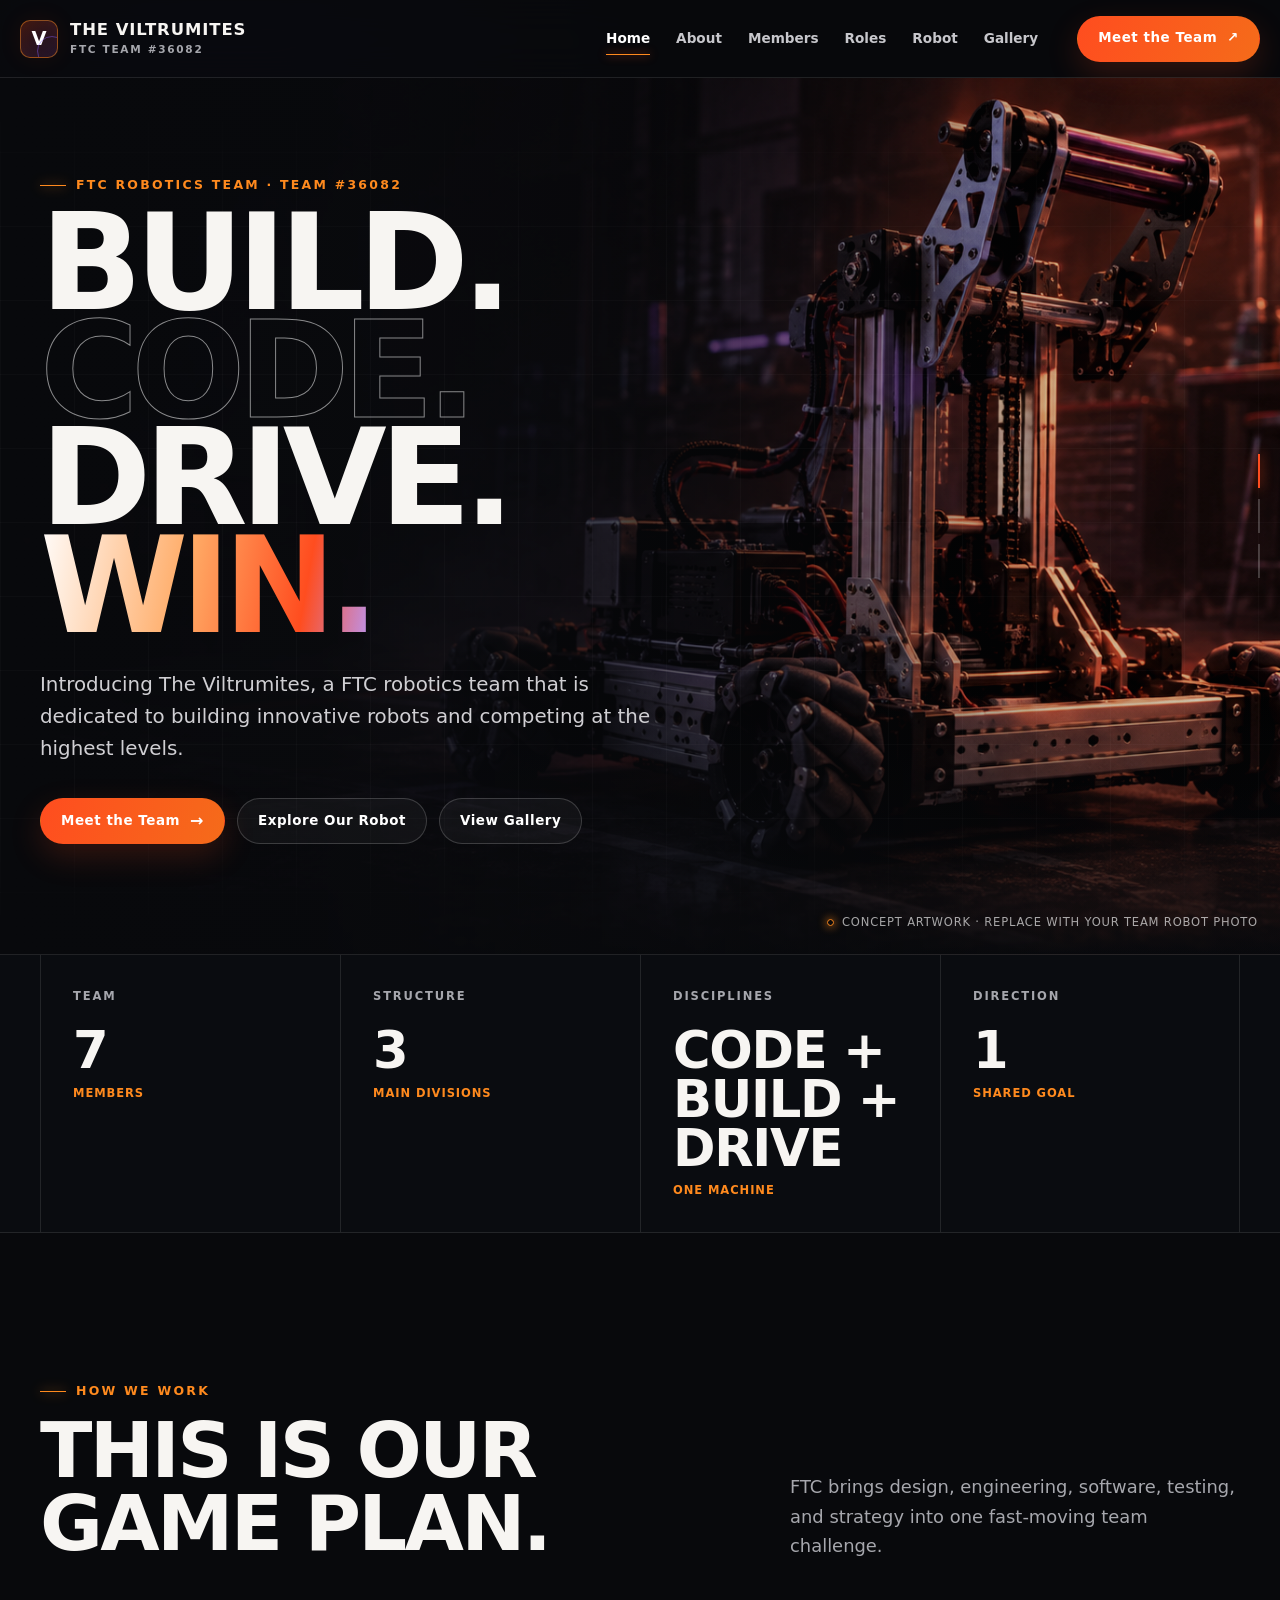
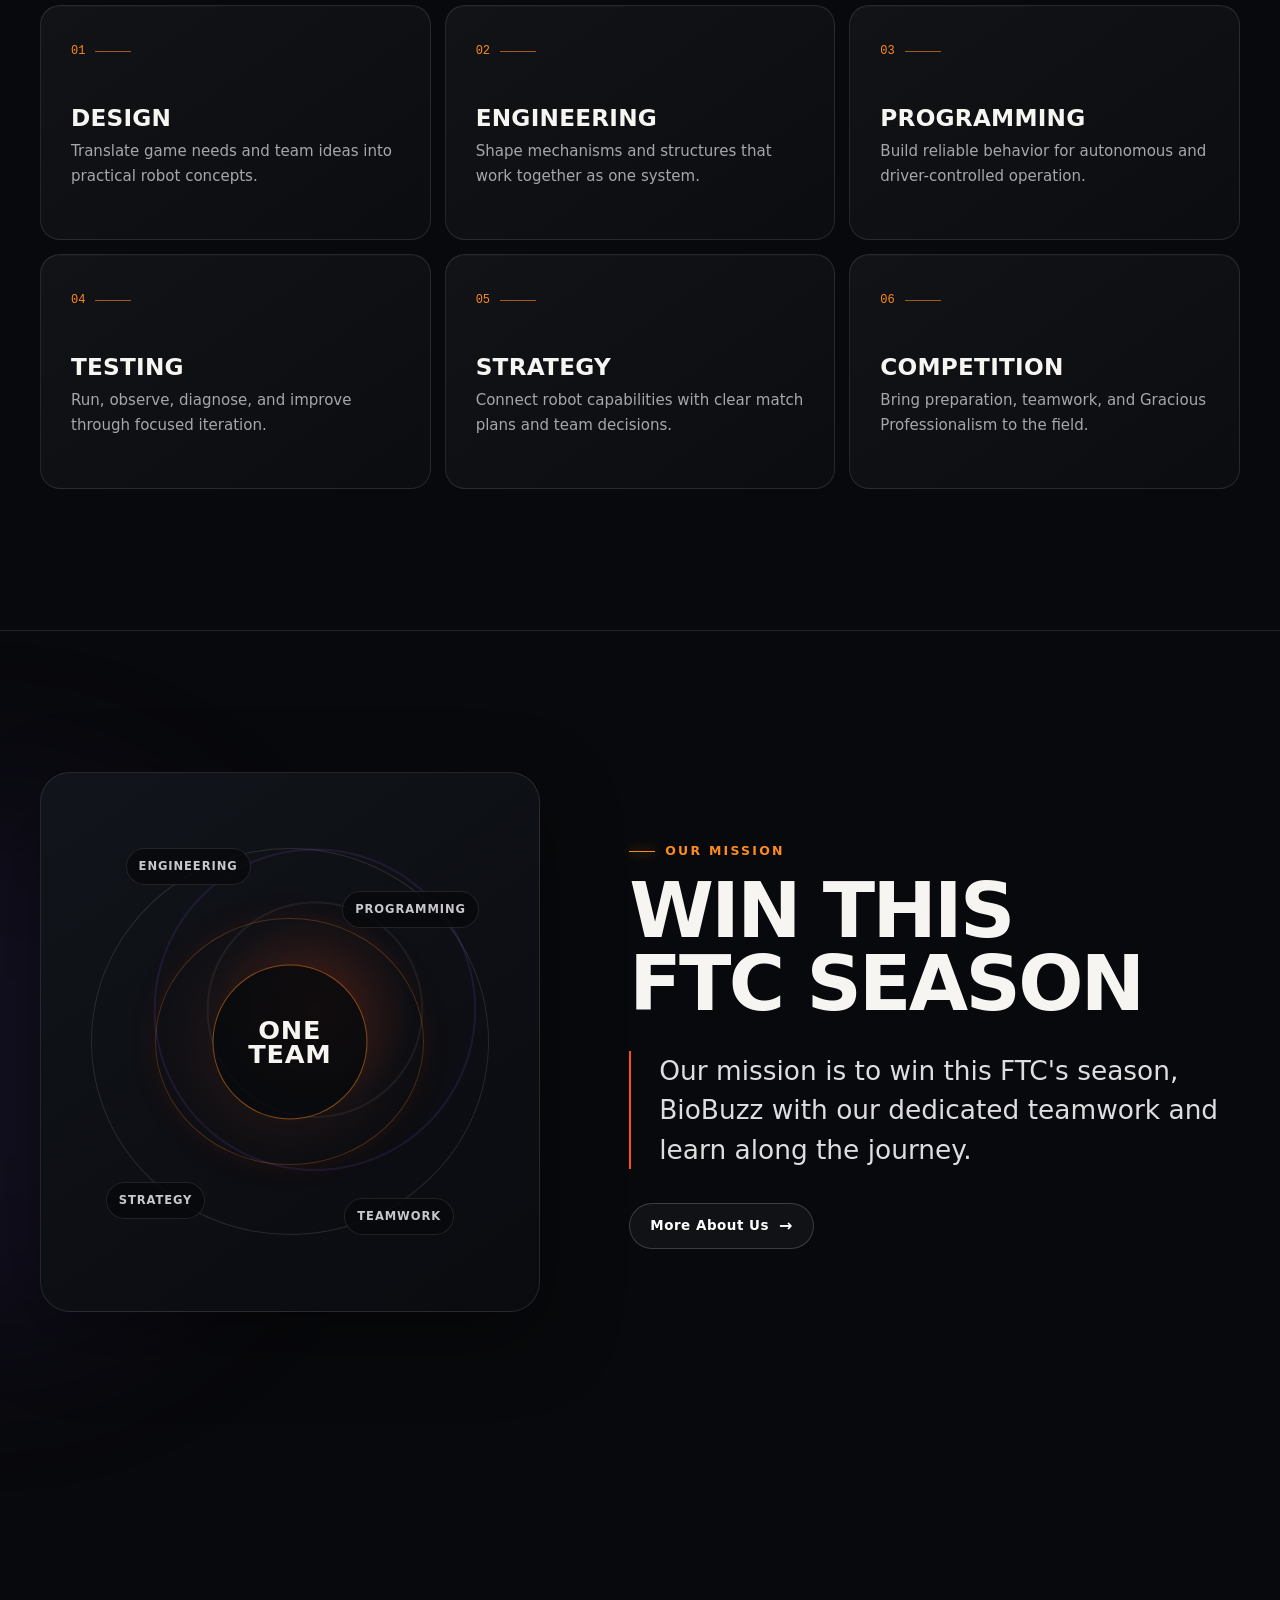
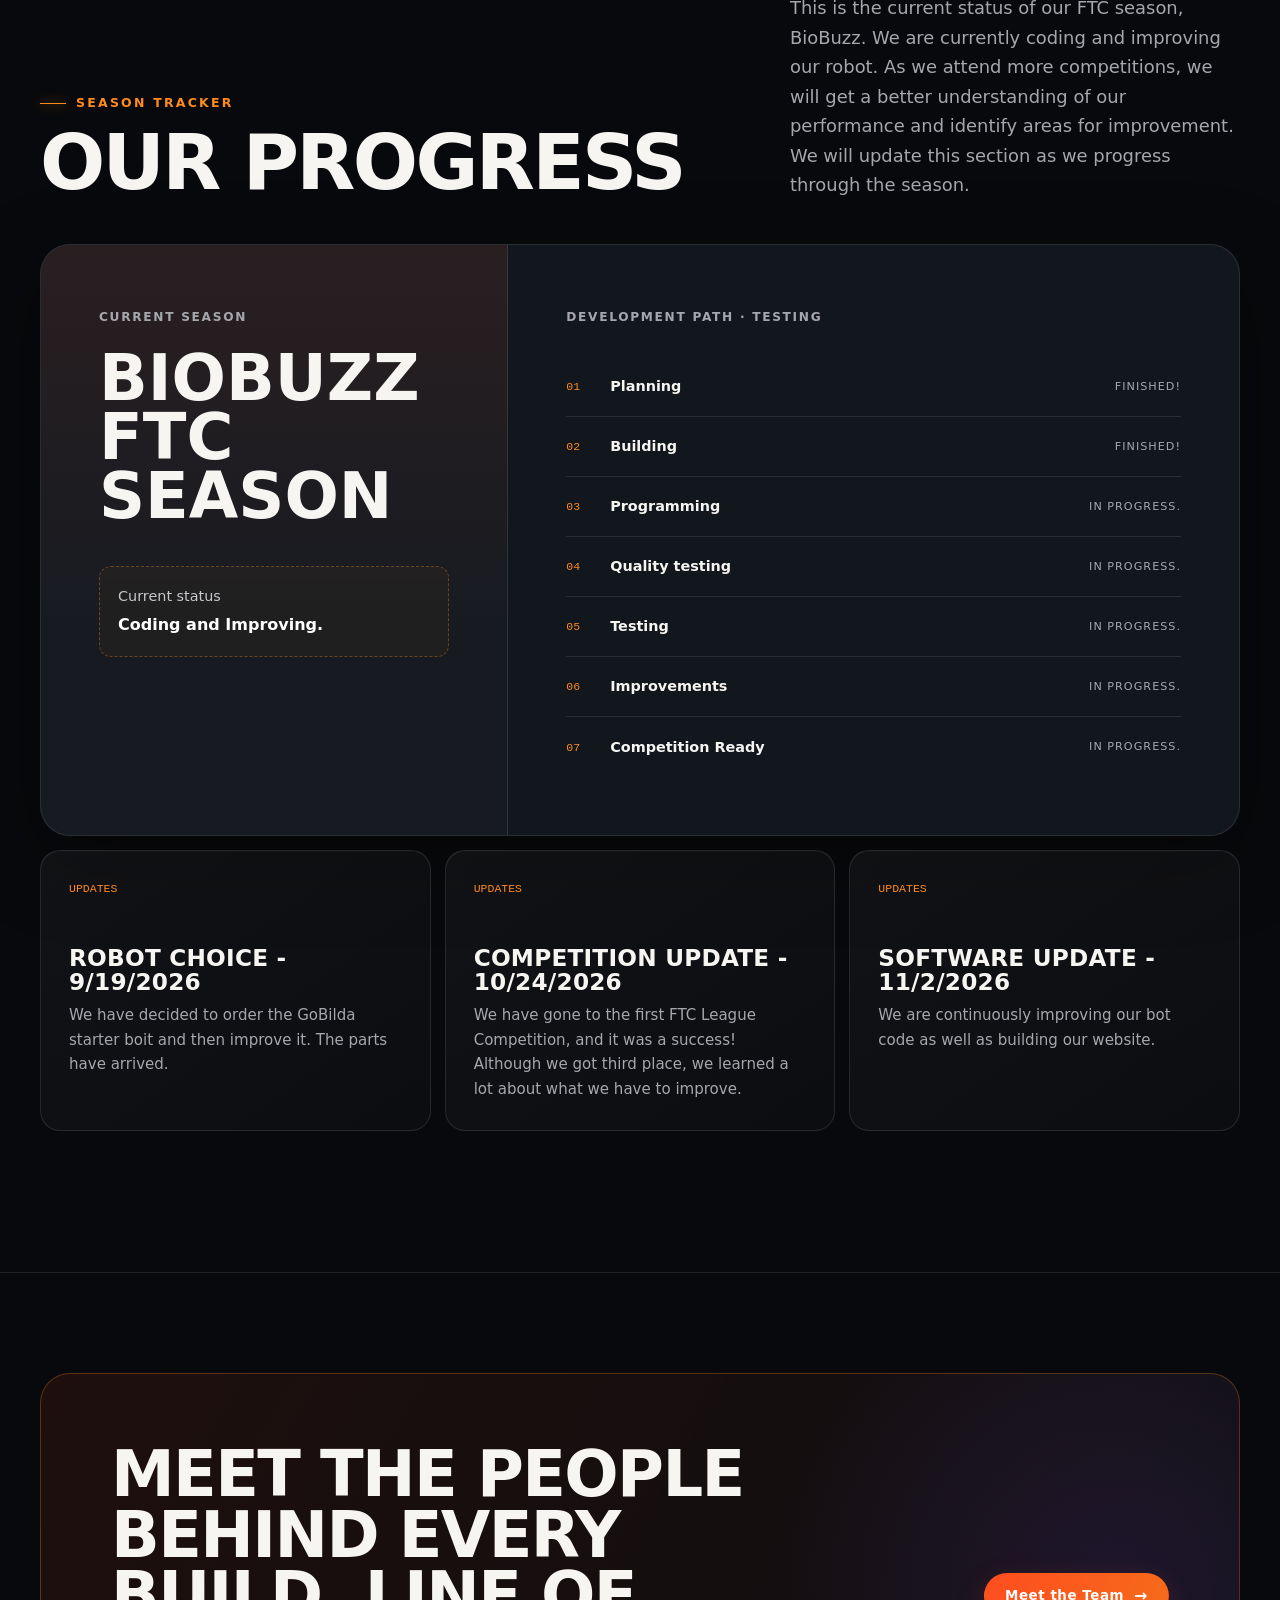
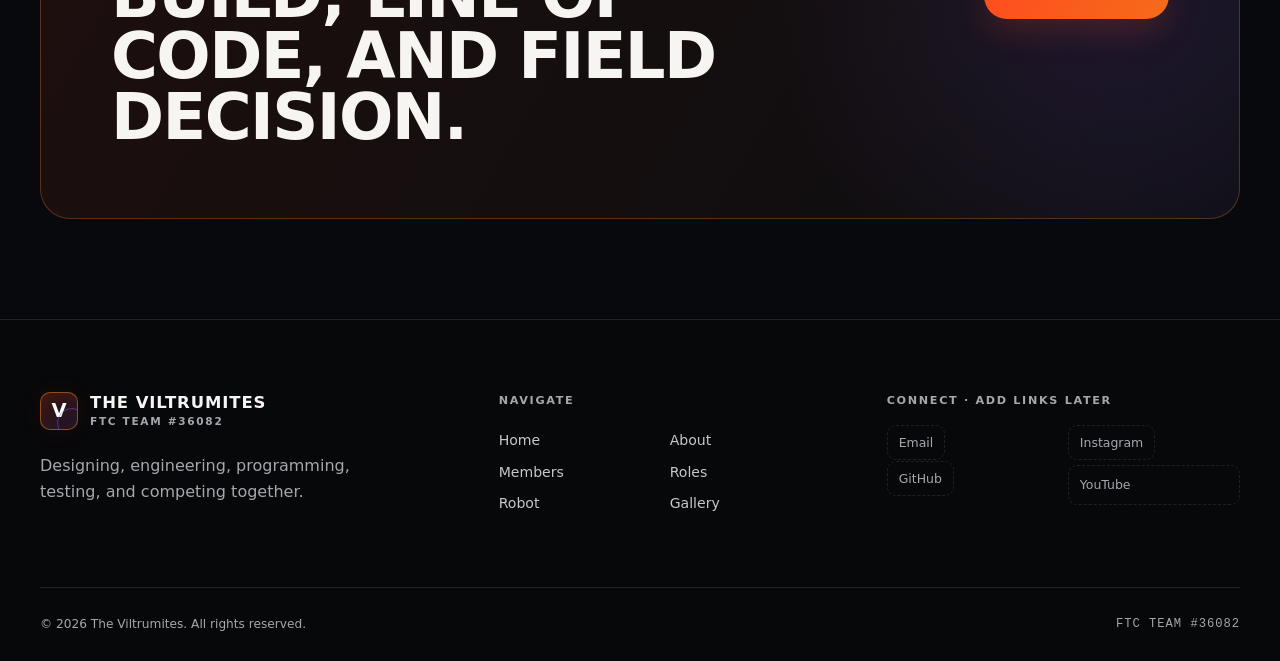
<file: index.html>
<!doctype html>
<html lang="en">
  <head>
    <meta charset="utf-8" />
    <meta name="viewport" content="width=device-width, initial-scale=1" />
    <meta
      name="description"
      content="The Viltrumites are an FTC robotics team focused on engineering, programming, testing, and competition."
    />
    <meta name="theme-color" content="#08090c" />
    <title>The Viltrumites | FTC Team #36082</title>
    <link
      rel="icon"
      type="image/svg+xml"
      href="data:image/svg+xml,%3Csvg xmlns='http://www.w3.org/2000/svg' viewBox='0 0 64 64'%3E%3Crect width='64' height='64' rx='15' fill='%2308090c'/%3E%3Cpath d='M14 15l18 36 18-36h-11l-7 17-7-17z' fill='%23ff5a24'/%3E%3Ccircle cx='32' cy='32' r='25' fill='none' stroke='%238b5cf6' stroke-width='2'/%3E%3C/svg%3E"
    />
    <link rel="preload" as="image" href="assets/images/hero-robot-concept.png" />
    <link rel="stylesheet" href="css/style.css" />
    <script src="js/team-data-v4.js" defer></script>
    <script src="js/main.js" defer></script>
  </head>
  <body>
    <!-- Accessibility helpers and reading progress -->
    <a class="skip-link" href="#main-content">Skip to content</a>
    <div class="scroll-progress" data-scroll-progress aria-hidden="true"></div>

    <!-- Primary site header -->
    <header class="site-header">
      <div class="header-inner">
        <a class="brand" href="index.html" aria-label="The Viltrumites home">
          <span class="brand-mark" aria-hidden="true">V</span>
          <span class="brand-copy">
            <strong>The Viltrumites</strong>
            <small>FTC Team #36082</small>
          </span>
        </a>
        <div class="nav-shell">
          <nav
            class="site-nav"
            id="primary-navigation"
            data-site-nav
            aria-label="Primary navigation"
          >
            <a href="index.html" data-nav-link>Home</a>
            <a href="about.html" data-nav-link>About</a>
            <a href="members.html" data-nav-link>Members</a>
            <a href="roles.html" data-nav-link>Roles</a>
            <a href="robot.html" data-nav-link>Robot</a>
            <a href="gallery.html" data-nav-link>Gallery</a>
          </nav>
          <a class="nav-cta" href="members.html">
            Meet the Team
            <span aria-hidden="true">↗</span>
          </a>
          <button
            class="menu-button"
            type="button"
            aria-expanded="false"
            aria-controls="primary-navigation"
            aria-label="Open navigation"
            data-menu-button
          >
            <span></span>
            <span></span>
            <span></span>
          </button>
        </div>
      </div>
    </header>

    <!-- Homepage content -->
    <main id="main-content">
      <section class="hero" aria-labelledby="hero-title">
        <img
          class="hero-art"
          src="assets/images/hero-robot-concept.png"
          alt="Generic concept artwork of a student-built competition robot in a workshop"
        />
        <div class="container hero-inner">
          <div class="hero-copy" data-reveal>
            <p class="eyebrow">FTC Robotics Team · Team #36082</p>
            <h1 class="hero-title" id="hero-title">
              Build.
              <br />
              <span class="outline">Code.</span>
              <br />
              <span class="hero-title">Drive.</span>
              <span class="accent-text">Win.</span>
            </h1>
            <p class="hero-lead">
              Introducing The Viltrumites, a FTC robotics team that is dedicated to building innovative robots and competing at the highest levels.
            </p>
            <div class="hero-actions">
              <a class="button" href="members.html">
                Meet the Team
                <span class="button-arrow" aria-hidden="true">→</span>
              </a>
              <a class="button button--secondary" href="robot.html">Explore Our Robot</a>
              <a class="button button--secondary" href="gallery.html">View Gallery</a>
            </div>
          </div>
        </div>
        <div class="hero-index" aria-hidden="true">
          <span></span>
          <span></span>
          <span></span>
        </div>
        <p class="hero-note">Concept artwork · replace with your team robot photo</p>
      </section>

      <section class="stats-strip" aria-label="Team statistics">
        <div class="container stats-grid">
          <div class="stat" data-reveal>
            <small>Team</small>
            <strong>7</strong>
            <em>Members</em>
          </div>
          <div class="stat" data-reveal style="--delay: 70ms">
            <small>Structure</small>
            <strong>3</strong>
            <em>Main divisions</em>
          </div>
          <div class="stat" data-reveal style="--delay: 140ms">
            <small>Disciplines</small>
            <strong>Code + Build + Drive</strong>
            <em>One machine</em>
          </div>
          <div class="stat" data-reveal style="--delay: 210ms">
            <small>Direction</small>
            <strong>1</strong>
            <em>Shared goal</em>
          </div>
        </div>
      </section>

      <section class="section" aria-labelledby="work-title">
        <div class="container">
          <div class="section-head" data-reveal>
            <div>
              <p class="section-kicker">How we work</p>
              <h2 class="section-title" id="work-title">
                This is our game plan.
              </h2>
            </div>
            <p class="section-copy">
              FTC brings design, engineering, software, testing, and strategy into one fast-moving
              team challenge.
            </p>
          </div>
          <div class="feature-grid">
            <article class="feature-card" data-reveal>
              <span class="card-index">01</span>
              <h3>Design</h3>
              <p>Translate game needs and team ideas into practical robot concepts.</p>
            </article>
            <article class="feature-card" data-reveal style="--delay: 45ms">
              <span class="card-index">02</span>
              <h3>Engineering</h3>
              <p>Shape mechanisms and structures that work together as one system.</p>
            </article>
            <article class="feature-card" data-reveal style="--delay: 90ms">
              <span class="card-index">03</span>
              <h3>Programming</h3>
              <p>Build reliable behavior for autonomous and driver-controlled operation.</p>
            </article>
            <article class="feature-card" data-reveal>
              <span class="card-index">04</span>
              <h3>Testing</h3>
              <p>Run, observe, diagnose, and improve through focused iteration.</p>
            </article>
            <article class="feature-card" data-reveal style="--delay: 45ms">
              <span class="card-index">05</span>
              <h3>Strategy</h3>
              <p>Connect robot capabilities with clear match plans and team decisions.</p>
            </article>
            <article class="feature-card" data-reveal style="--delay: 90ms">
              <span class="card-index">06</span>
              <h3>Competition</h3>
              <p>Bring preparation, teamwork, and Gracious Professionalism to the field.</p>
            </article>
          </div>
        </div>
      </section>

      <section class="section section--bordered section--glow" aria-labelledby="mission-title">
        <div class="container split-panel">
          <div
            class="mission-display"
            aria-label="Engineering, programming, strategy, and teamwork surrounding one shared goal"
            data-reveal
          >
            <span class="mission-node mission-node--one">Engineering</span>
            <span class="mission-node mission-node--two">Programming</span>
            <span class="mission-node mission-node--three">Strategy</span>
            <span class="mission-node mission-node--four">Teamwork</span>
            <div class="mission-core">
              <strong>
                One
                <br />
                Team
              </strong>
            </div>
          </div>
          <div class="mission-copy" data-reveal>
            <p class="section-kicker">Our mission</p>
            <h2 class="section-title" id="mission-title">
              Win this 
              <br />
              FTC season
            </h2>
            <blockquote>
              Our mission is to win this FTC's season, BioBuzz with our dedicated teamwork and learn along the journey.
            </blockquote>
            <div class="hero-actions">
              <a class="button button--secondary" href="about.html">
                More About Us
                <span class="button-arrow" aria-hidden="true">→</span>
              </a>
            </div>
          </div>
        </div>
      </section>

      <section class="section" aria-labelledby="season-title">
        <div class="container">
          <div class="section-head" data-reveal>
            <div>
              <p class="section-kicker">Season tracker</p>
              <h2 class="section-title" id="season-title">Our progress</h2>
            </div>
            <p class="section-copy">
              This is the current status of our FTC season, BioBuzz. We are currently coding and improving our robot. As we attend more competitions, we will get a better understanding of our performance and identify areas for improvement. We will update this section as we progress through the season.
            </p>
          </div>
          <div class="season-panel" data-reveal>
            <div class="season-summary">
              <span class="season-label">Current season</span>
              <h3>
                BioBuzz
                <br />
                FTC Season
              </h3>
              <div class="status-box">
                Current status
                <strong>
                  Coding and Improving.
                </strong>
              </div>
            </div>
            <div class="season-progress">
              <span class="season-label">Development path · Testing</span>
              <ol class="progress-list">
                <li>
                  <span>01</span>
                  <strong>Planning</strong>
                  <small>Finished! </small>
                </li>
                <li>
                  <span>02</span>
                  <strong>Building</strong>
                  <small>Finished! </small>
                </li>
                <li>
                  <span>03</span>
                  <strong>Programming</strong>
                  <small>In progress.</small>
                </li>
                <li>
                  <span>04</span>
                  <strong>Quality testing</strong>
                  <small>In progress.</small>
                </li>
                <li>
                  <span>05</span>
                  <strong>Testing</strong>
                  <small>In progress.</small>
                </li>
                <li>
                  <span>06</span>
                  <strong>Improvements</strong>
                  <small>In progress.</small>
                </li>
                <li>
                  <span>07</span>
                  <strong>Competition Ready</strong>
                  <small>In progress.</small>
                </li>
              </ol>
            </div>
          </div>
          <div class="updates-grid" style="margin-top: 14px">
            <article class="update-card" data-reveal>
              <time>Updates</time>
              <h3>Robot choice - 9/19/2026</h3>
              <p>We have decided to order the GoBilda starter boit and then improve it. The parts have arrived.</p>
            </article>
            <article class="update-card" data-reveal style="--delay: 120ms">
              <time>Updates</time>
              <h3>Competition Update - 10/24/2026</h3>
              <p>We have gone to the first FTC League Competition, and it was a success! Although we got third place, we learned a lot about what we have to improve.</p>
            </article>
            <article class="update-card" data-reveal style="--delay: 60ms">
              <time>Updates</time>
              <h3>Software update - 11/2/2026</h3>
              <p>We are continuously improving our bot code as well as building our website.</p>
            </article>
            <!-- Keep on adding updates here as they happen alr? -->
          </div>
        </div>
      </section>

      <section class="section section--compact section--bordered">
        <div class="container">
          <div class="cta-band" data-reveal>
            <h2>Meet the people behind every build, line of code, and field decision.</h2>
            <a class="button" href="members.html">
              Meet the Team
              <span class="button-arrow" aria-hidden="true">→</span>
            </a>
          </div>
        </div>
      </section>
    </main>

    <!-- Shared site footer -->
    <footer class="site-footer">
      <div class="container footer-main">
        <div class="footer-brand">
          <a class="brand" href="index.html">
            <span class="brand-mark" aria-hidden="true">V</span>
            <span class="brand-copy">
              <strong>The Viltrumites</strong>
              <small>FTC Team #36082</small>
            </span>
          </a>
          <p>Designing, engineering, programming, testing, and competing together.</p>
        </div>
        <div>
          <p class="footer-heading">Navigate</p>
          <nav class="footer-links" aria-label="Footer navigation">
            <a href="index.html">Home</a>
            <a href="about.html">About</a>
            <a href="members.html">Members</a>
            <a href="roles.html">Roles</a>
            <a href="robot.html">Robot</a>
            <a href="gallery.html">Gallery</a>
          </nav>
        </div>
        <div>
          <p class="footer-heading">Connect · add links later</p>
          <div class="social-placeholders">
            <a href="mailto:omnicoretech606@gmail.com"><span>Email</span></a>
            <a href="https://www.instagram.com/omnicoretech606/"><span>Instagram</span></a>
            <a href = "https://github.com/Shreshtgaming606"><span >GitHub</span></a>
            <span>YouTube</span>
          </div>
        </div>
      </div>
      <div class="container footer-bottom">
        <span>© 2026 The Viltrumites. All rights reserved.</span>
        <span>FTC Team #36082</span>
      </div>
    </footer>
  </body>
</html>
</file>
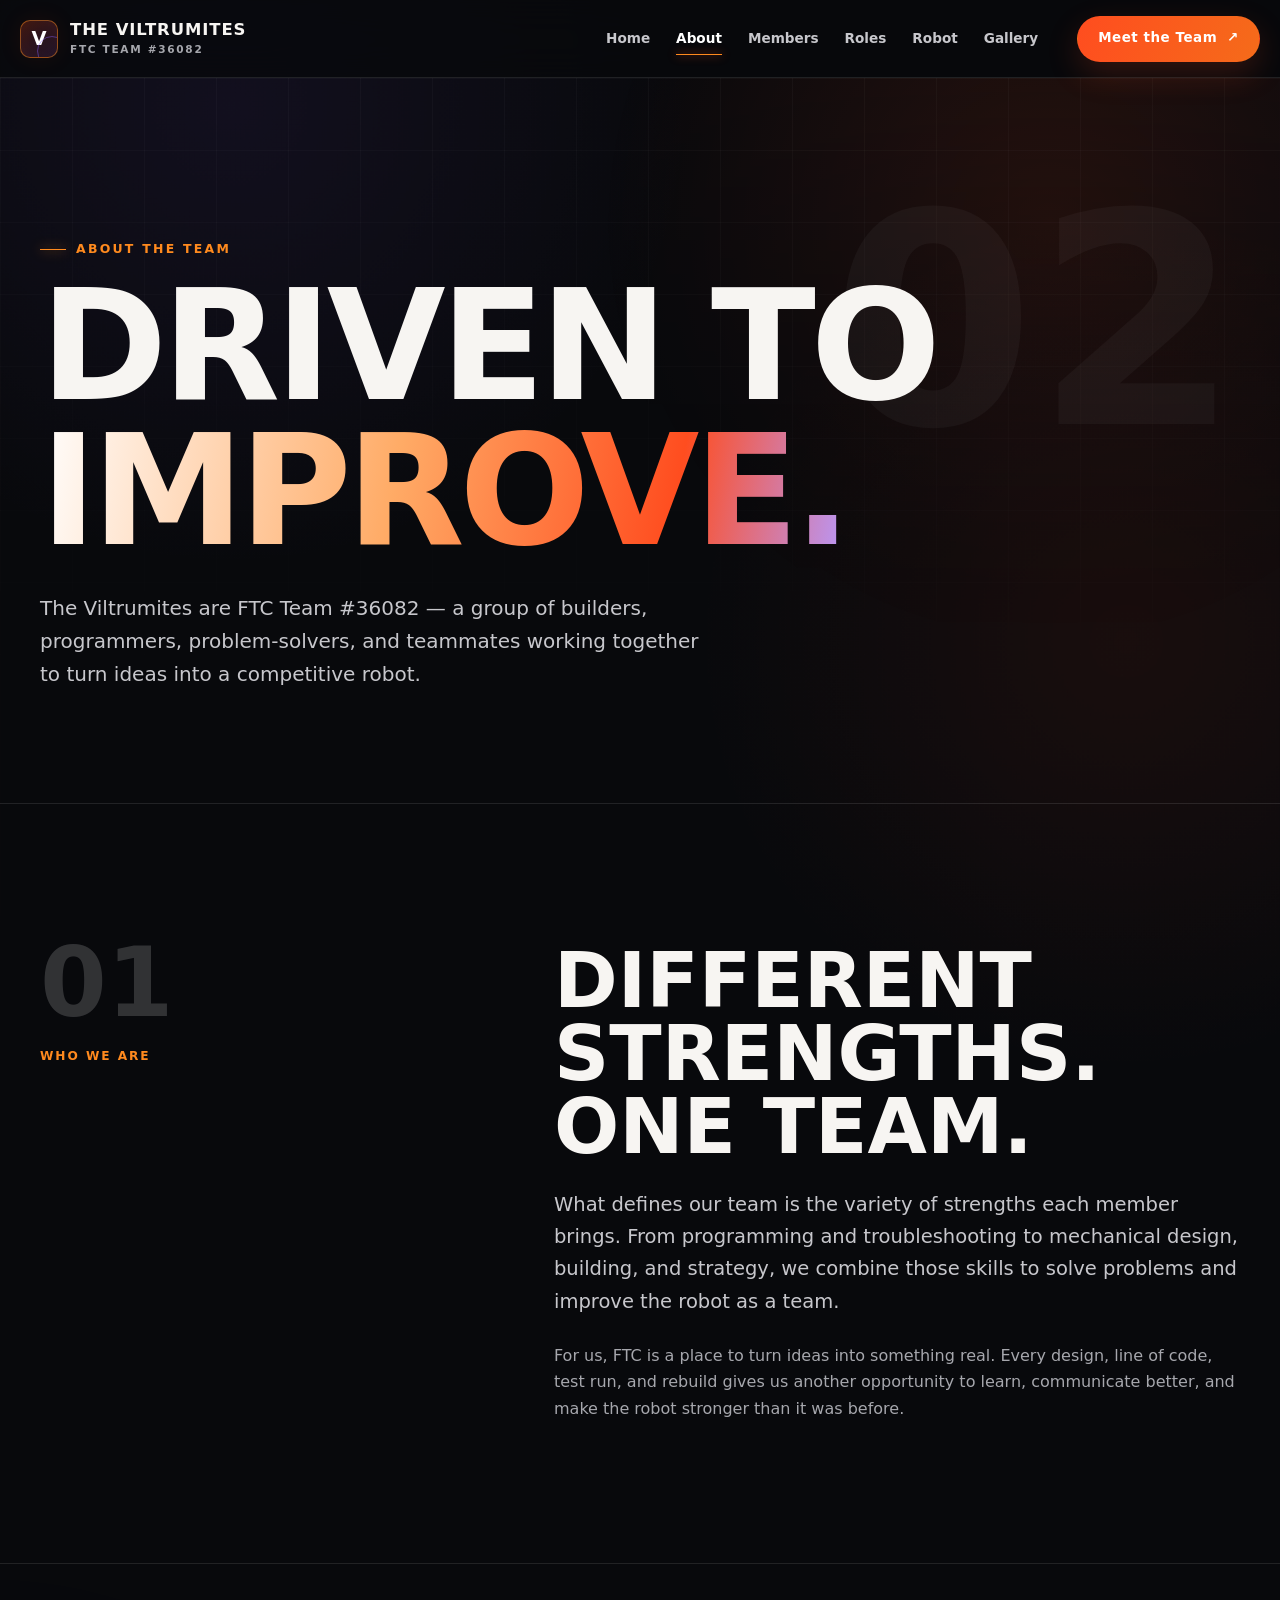
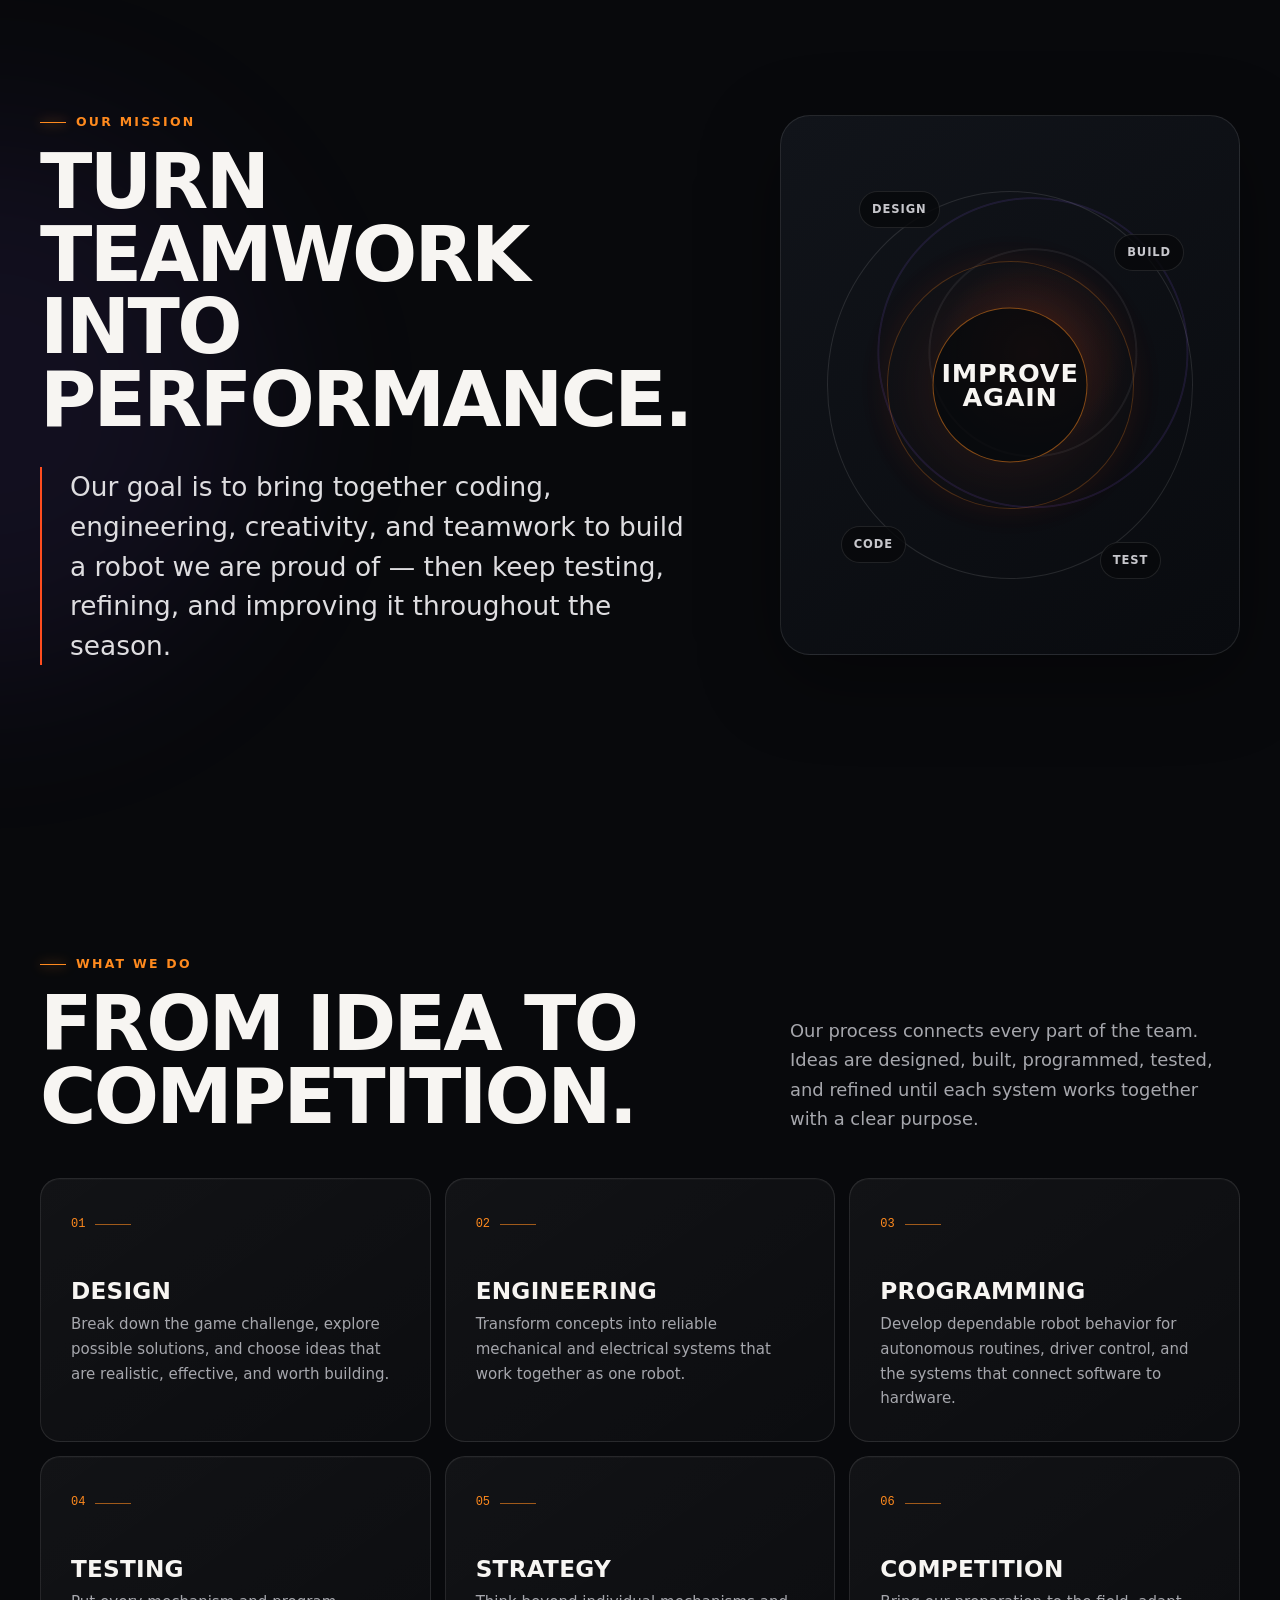
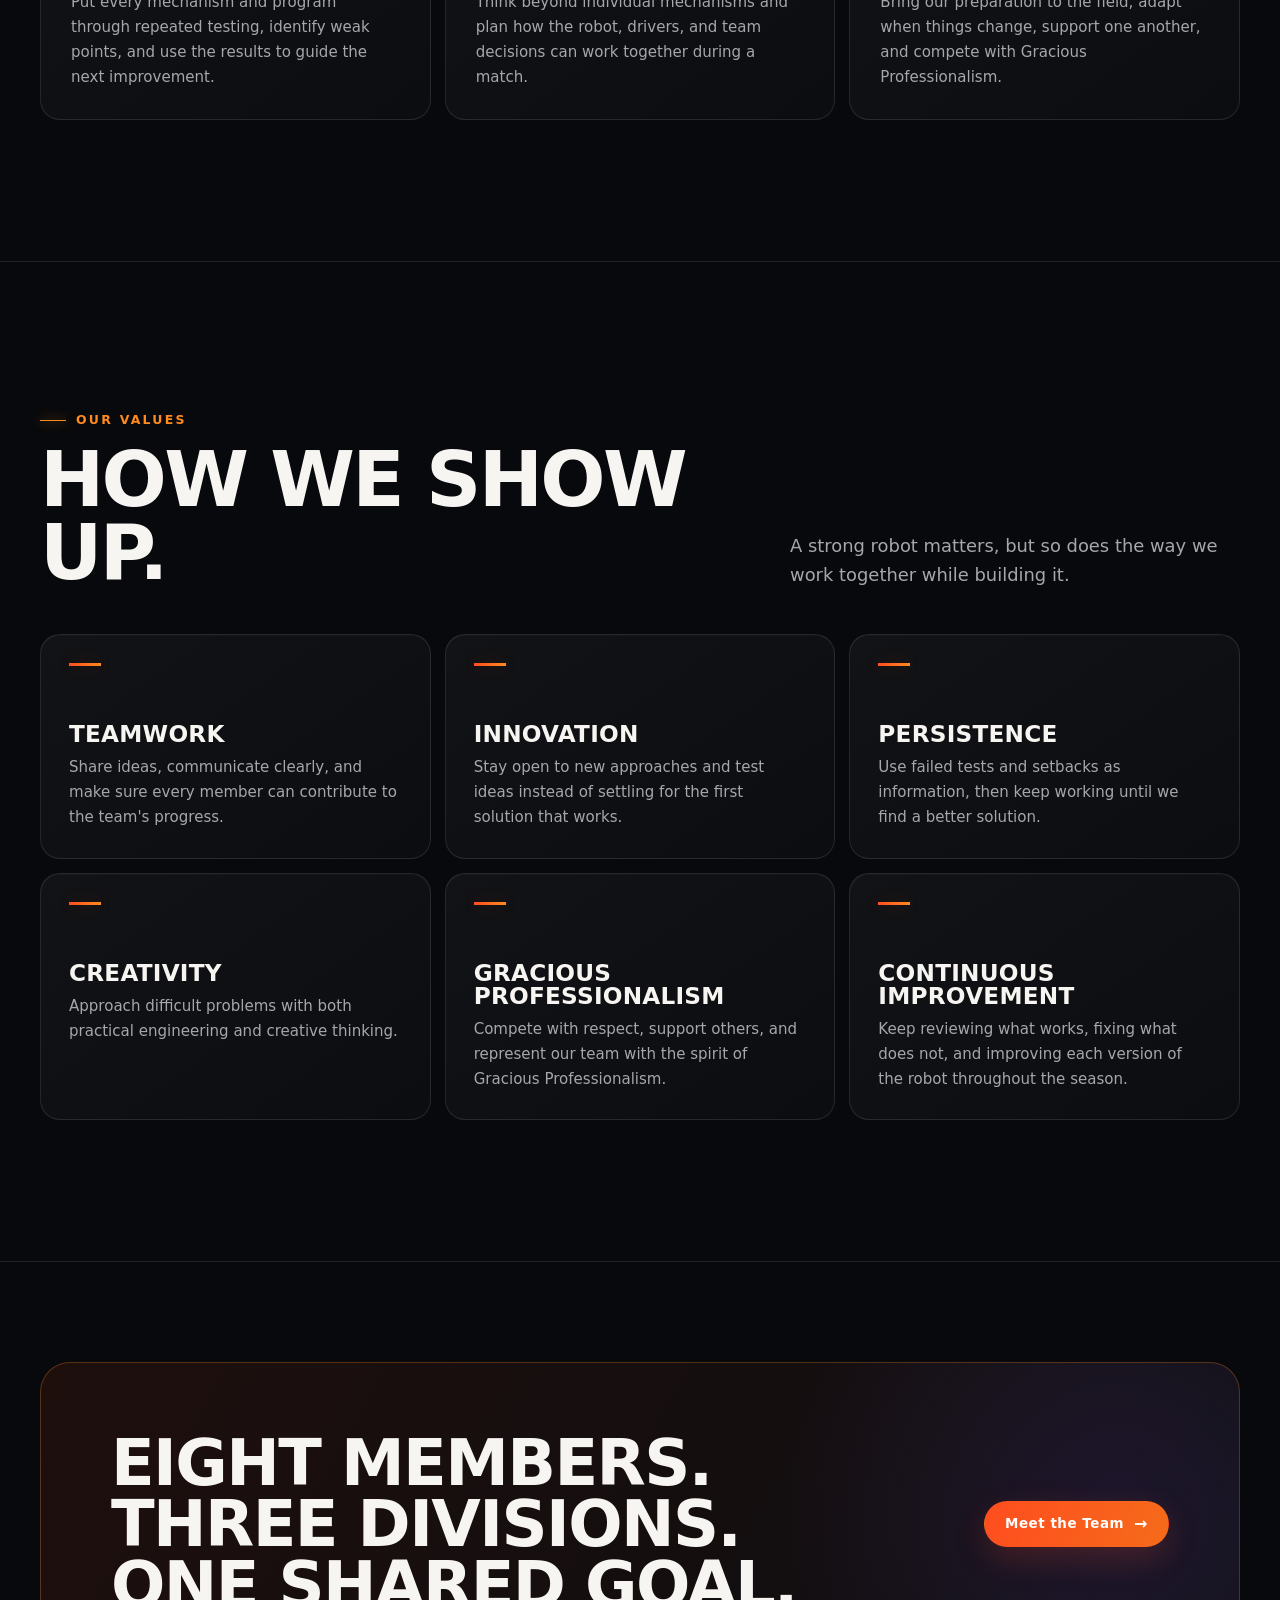
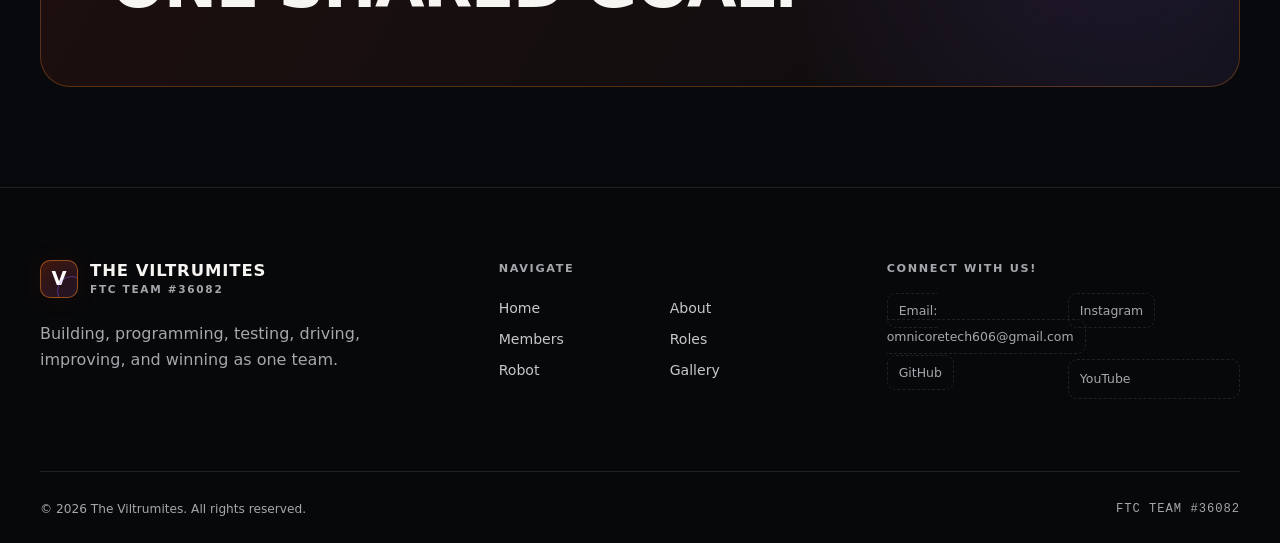
<file: about.html>
<!doctype html>
<html lang="en">
  <head>
    <meta charset="utf-8" />
    <meta name="viewport" content="width=device-width, initial-scale=1" />
    <meta
      name="description"
      content="Meet The Viltrumites, FTC Team #36082 — a student robotics team focused on building, programming, testing, and improving together."
    />
    <meta name="theme-color" content="#08090c" />
    <title>About | The Viltrumites</title>
    <link
      rel="icon"
      type="image/svg+xml"
      href="data:image/svg+xml,%3Csvg xmlns='http://www.w3.org/2000/svg' viewBox='0 0 64 64'%3E%3Crect width='64' height='64' rx='15' fill='%2308090c'/%3E%3Cpath d='M14 15l18 36 18-36h-11l-7 17-7-17z' fill='%23ff5a24'/%3E%3Ccircle cx='32' cy='32' r='25' fill='none' stroke='%238b5cf6' stroke-width='2'/%3E%3C/svg%3E"
    />
    <link rel="stylesheet" href="css/style.css" />
    <script src="js/team-data-v4.js" defer></script>
    <script src="js/main.js" defer></script>
  </head>
  <body>
    <!-- Accessibility helpers and reading progress -->
    <a class="skip-link" href="#main-content">Skip to content</a>
    <div class="scroll-progress" data-scroll-progress aria-hidden="true"></div>
    <!-- Primary site header -->
    <header class="site-header">
      <div class="header-inner">
        <a class="brand" href="index.html" aria-label="The Viltrumites home">
          <span class="brand-mark" aria-hidden="true">V</span>
          <span class="brand-copy">
            <strong>The Viltrumites</strong>
            <small>FTC Team #36082</small>
          </span>
        </a>
        <div class="nav-shell">
          <nav
            class="site-nav"
            id="primary-navigation"
            data-site-nav
            aria-label="Primary navigation"
          >
            <a href="index.html" data-nav-link>Home</a>
            <a href="about.html" data-nav-link>About</a>
            <a href="members.html" data-nav-link>Members</a>
            <a href="roles.html" data-nav-link>Roles</a>
            <a href="robot.html" data-nav-link>Robot</a>
            <a href="gallery.html" data-nav-link>Gallery</a>
          </nav>
          <a class="nav-cta" href="members.html">
            Meet the Team
            <span aria-hidden="true">↗</span>
          </a>
          <button
            class="menu-button"
            type="button"
            aria-expanded="false"
            aria-controls="primary-navigation"
            aria-label="Open navigation"
            data-menu-button
          >
            <span></span>
            <span></span>
            <span></span>
          </button>
        </div>
      </div>
    </header>
    <!-- About page content -->
    <main id="main-content">
      <section class="page-hero">
        <div class="container page-hero__inner" data-reveal>
          <span class="page-number" aria-hidden="true">02</span>
          <p class="eyebrow">About the team</p>
          <h1 class="page-title">
            Driven to
             <br />
             <span class="accent-text">improve.</span>
          </h1>
          <p class="page-lead">
            The Viltrumites are FTC Team #36082 — a group of builders, programmers, problem-solvers, and teammates working together to turn ideas into a competitive robot.
          </p>
        </div>
      </section>

      <section class="section">
        <div class="container story-grid">
          <div class="story-label" data-reveal>
            <strong>01</strong>
            <span>Who we are</span>
          </div>
          <div class="story-copy" data-reveal>
            <h2>Different strengths. One team.</h2>
            <p>
              What defines our team is the variety of strengths each member brings. From programming and troubleshooting to mechanical design, building, and strategy, we combine those skills to solve problems and improve the robot as a team.
            </p>
            <p>
              For us, FTC is a place to turn ideas into something real. Every design, line of code, test run, and rebuild gives us another opportunity to learn, communicate better, and make the robot stronger than it was before.
            </p>
          </div>
        </div>
      </section>

      <section class="section section--bordered section--glow">
        <div class="container split-panel">
          <div class="mission-copy" data-reveal>
            <p class="section-kicker">Our mission</p>
            <h2 class="section-title">Turn teamwork into performance.</h2>
            <blockquote>
              Our goal is to bring together coding, engineering, creativity, and teamwork to build a robot we are proud of — then keep testing, refining, and improving it throughout the season.
            </blockquote>
          </div>
          <div
            class="mission-display"
            aria-label="Design, build, code, and test surrounding continuous improvement"
            data-reveal
          >
            <span class="mission-node mission-node--one">Design</span>
            <span class="mission-node mission-node--two">Build</span>
            <span class="mission-node mission-node--three">Code</span>
            <span class="mission-node mission-node--four">Test</span>
            <div class="mission-core">
              <strong>
                Improve
                <br />
                Again
              </strong>
            </div>
          </div>
        </div>
      </section>

      <section class="section" aria-labelledby="what-title">
        <div class="container">
          <div class="section-head" data-reveal>
            <div>
              <p class="section-kicker">What we do</p>
              <h2 class="section-title" id="what-title">From idea to competition.</h2>
            </div>
            <p class="section-copy">
              Our process connects every part of the team. Ideas are designed, built, programmed, tested, and refined until each system works together with a clear purpose.
            </p>
          </div>
          <div class="feature-grid">
            <article class="feature-card" data-reveal>
              <span class="card-index">01</span>
              <h3>Design</h3>
              <p>
                Break down the game challenge, explore possible solutions, and choose ideas that are realistic, effective, and worth building.
              </p>
            </article>
            <article class="feature-card" data-reveal style="--delay: 45ms">
              <span class="card-index">02</span>
              <h3>Engineering</h3>
              <p>Transform concepts into reliable mechanical and electrical systems that work together as one robot.</p>
            </article>
            <article class="feature-card" data-reveal style="--delay: 90ms">
              <span class="card-index">03</span>
              <h3>Programming</h3>
              <p>Develop dependable robot behavior for autonomous routines, driver control, and the systems that connect software to hardware.</p>
            </article>
            <article class="feature-card" data-reveal>
              <span class="card-index">04</span>
              <h3>Testing</h3>
              <p>Put every mechanism and program through repeated testing, identify weak points, and use the results to guide the next improvement.</p>
            </article>
            <article class="feature-card" data-reveal style="--delay: 45ms">
              <span class="card-index">05</span>
              <h3>Strategy</h3>
              <p>Think beyond individual mechanisms and plan how the robot, drivers, and team decisions can work together during a match.</p>
            </article>
            <article class="feature-card" data-reveal style="--delay: 90ms">
              <span class="card-index">06</span>
              <h3>Competition</h3>
              <p>Bring our preparation to the field, adapt when things change, support one another, and compete with Gracious Professionalism.</p>
            </article>
          </div>
        </div>
      </section>

      <section class="section section--bordered" aria-labelledby="values-title">
        <div class="container">
          <div class="section-head" data-reveal>
            <div>
              <p class="section-kicker">Our values</p>
              <h2 class="section-title" id="values-title">How we show up.</h2>
            </div>
            <p class="section-copy">
              A strong robot matters, but so does the way we work together while building it.
            </p>
          </div>
          <div class="values-grid">
            <article class="value-card" data-reveal>
              <h3>Teamwork</h3>
              <p>Share ideas, communicate clearly, and make sure every member can contribute to the team's progress.</p>
            </article>
            <article class="value-card" data-reveal style="--delay: 45ms">
              <h3>Innovation</h3>
              <p>Stay open to new approaches and test ideas instead of settling for the first solution that works.</p>
            </article>
            <article class="value-card" data-reveal style="--delay: 90ms">
              <h3>Persistence</h3>
              <p>Use failed tests and setbacks as information, then keep working until we find a better solution.</p>
            </article>
            <article class="value-card" data-reveal>
              <h3>Creativity</h3>
              <p>Approach difficult problems with both practical engineering and creative thinking.</p>
            </article>
            <article class="value-card" data-reveal style="--delay: 45ms">
              <h3>Gracious Professionalism</h3>
              <p>Compete with respect, support others, and represent our team with the spirit of Gracious Professionalism.</p>
            </article>
            <article class="value-card" data-reveal style="--delay: 90ms">
              <h3>Continuous Improvement</h3>
              <p>Keep reviewing what works, fixing what does not, and improving each version of the robot throughout the season.</p>
            </article>
          </div>
        </div>
      </section>

      <section class="section section--compact section--bordered">
        <div class="container">
          <div class="cta-band" data-reveal>
            <h2>Eight members. Three divisions. One shared goal.</h2>
            <a class="button" href="members.html">
              Meet the Team
              <span class="button-arrow" aria-hidden="true">→</span>
            </a>
          </div>
        </div>
      </section>
    </main>
    <!-- Shared site footer -->
    <footer class="site-footer">
      <div class="container footer-main">
        <div class="footer-brand">
          <a class="brand" href="index.html">
            <span class="brand-mark" aria-hidden="true">V</span>
            <span class="brand-copy">
              <strong>The Viltrumites</strong>
              <small>FTC Team #36082</small>
            </span>
          </a>
          <p>Building, programming, testing, driving, improving, and winning as one team.</p>
        </div>
        <div>
          <p class="footer-heading">Navigate</p>
          <nav class="footer-links" aria-label="Footer navigation">
            <a href="index.html">Home</a>
            <a href="about.html">About</a>
            <a href="members.html">Members</a>
            <a href="roles.html">Roles</a>
            <a href="robot.html">Robot</a>
            <a href="gallery.html">Gallery</a>
          </nav>
        </div>
        <div>
          <p class="footer-heading">Connect With Us!</p>
          <div class="social-placeholders">
            <a href="mailto:omnicoretech606@gmail.com"><span>Email: omnicoretech606@gmail.com</span></a>
            <a href="https://www.instagram.com/omnicoretech606/"><span>Instagram</span></a>
            <a href = "https://github.com/Shreshtgaming606"><span >GitHub</span></a>
            <span>YouTube</span>
          </div>
        </div>
      </div>
      <div class="container footer-bottom">
        <span>© 2026 The Viltrumites. All rights reserved.</span>
        <span>FTC Team #36082</span>
      </div>
    </footer>
  </body>
</html>
</file>
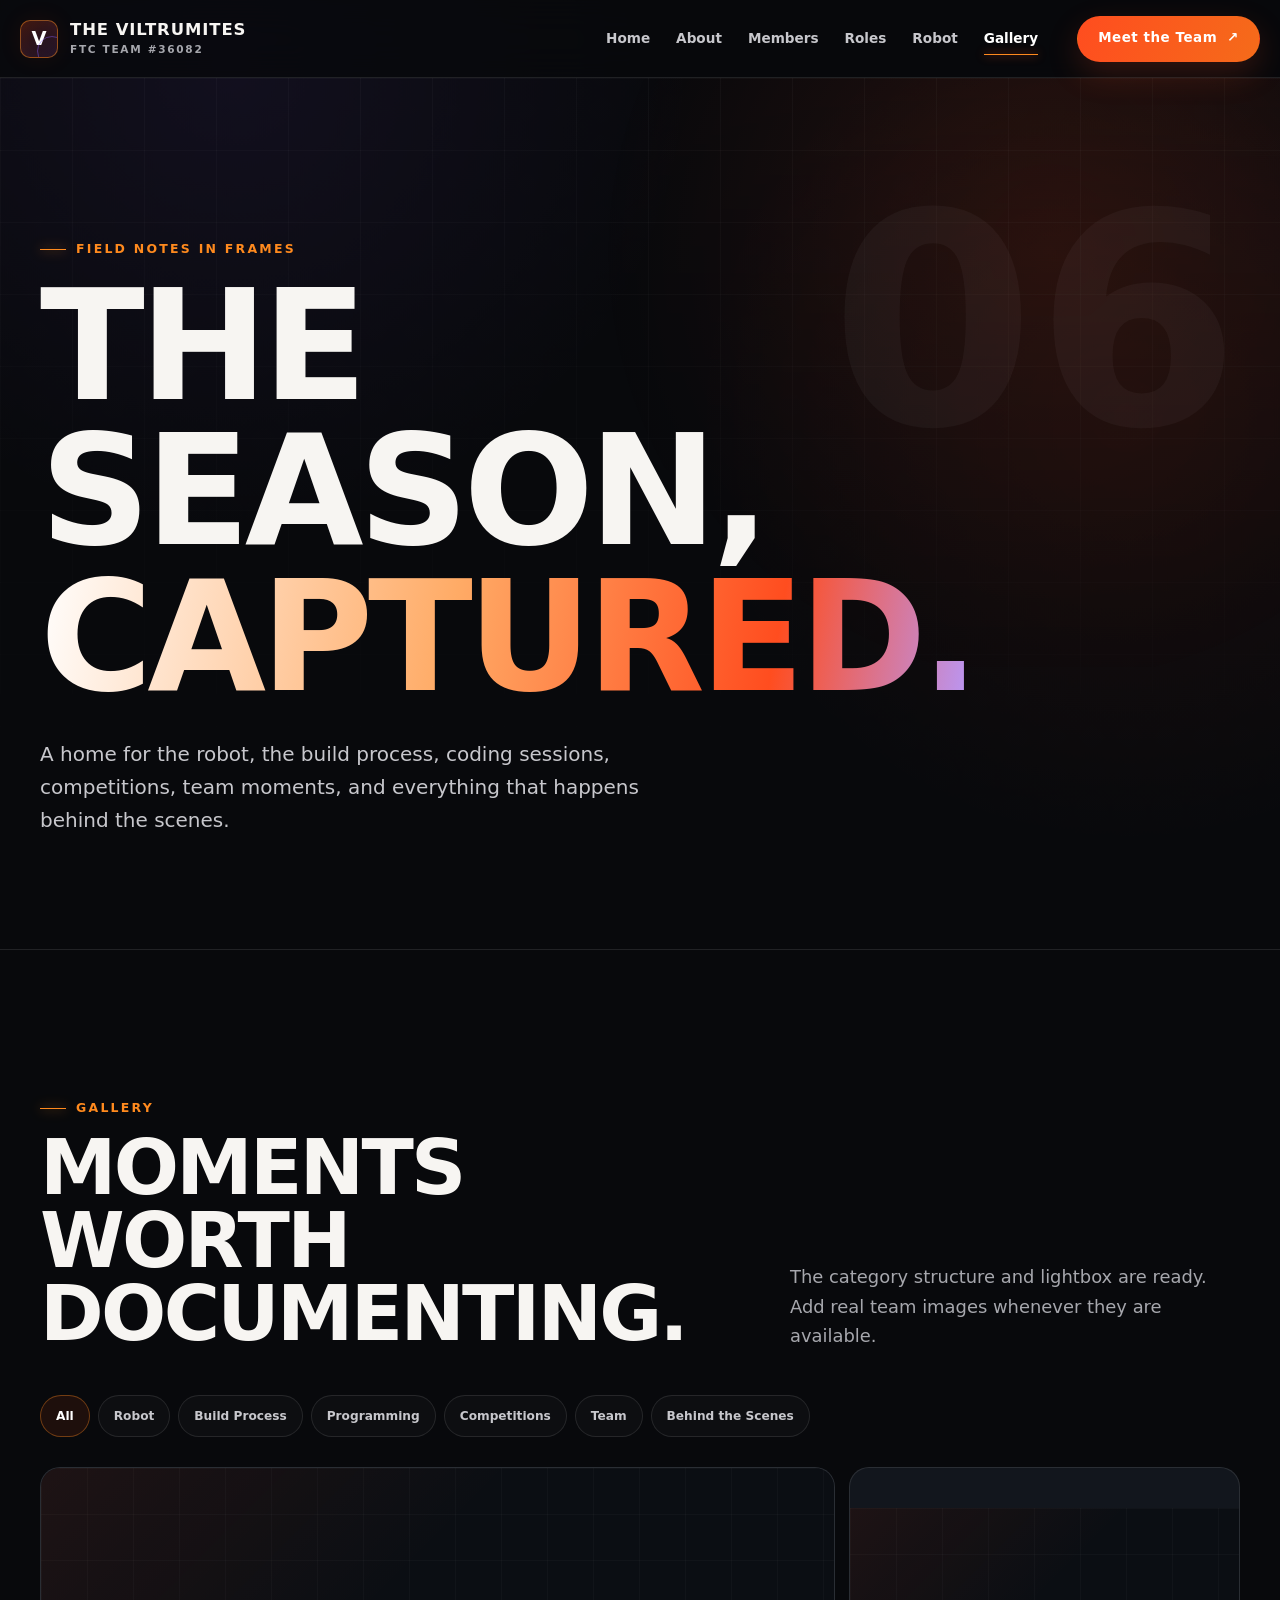
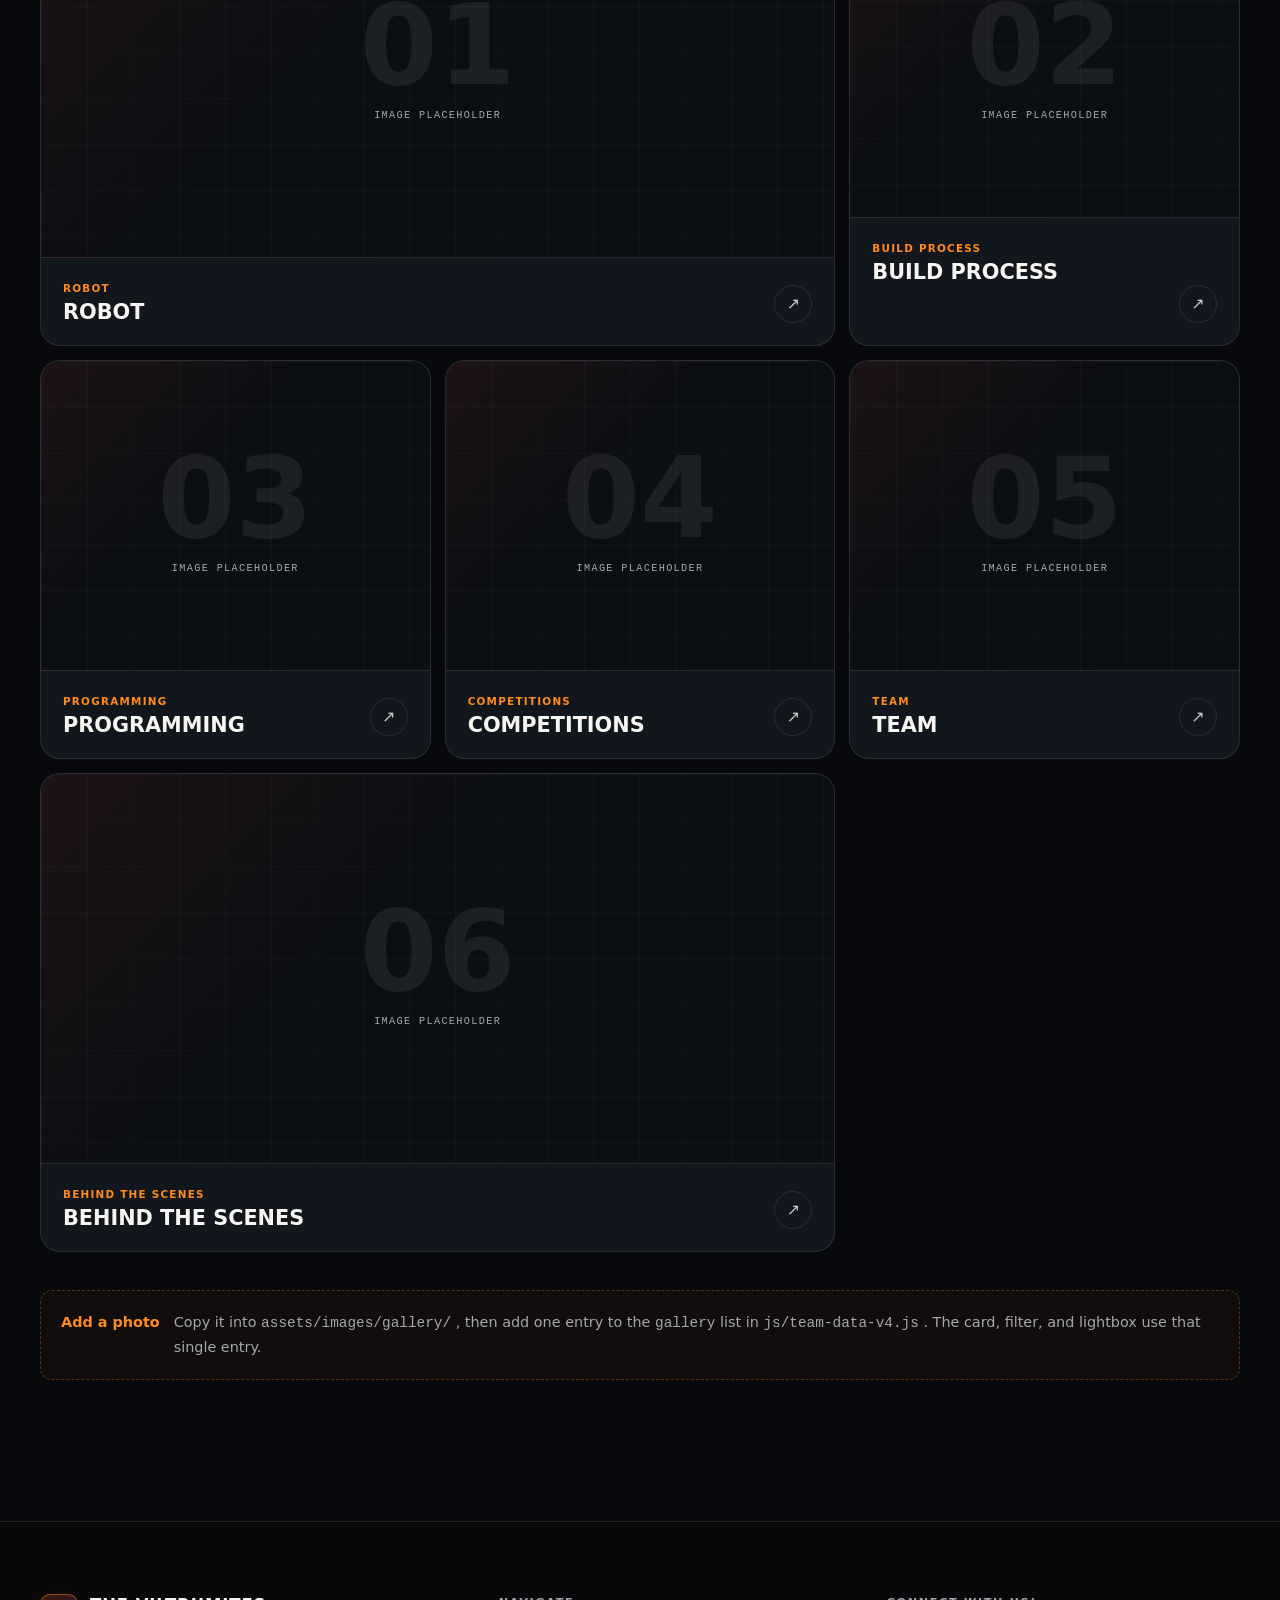
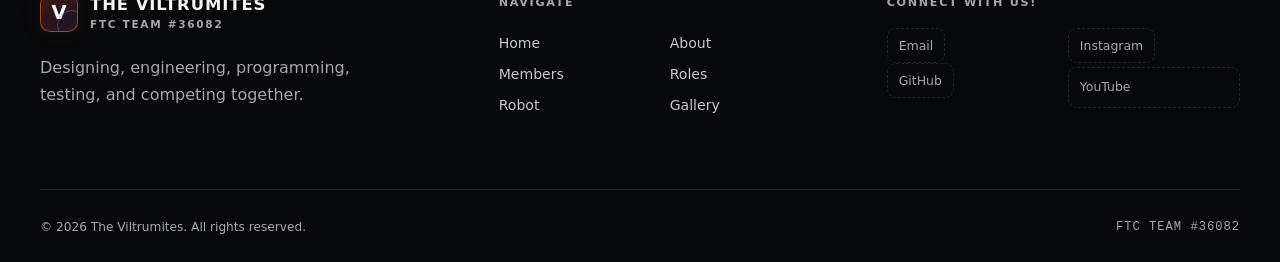
<file: gallery.html>
<!doctype html>
<html lang="en">
  <head>
    <meta charset="utf-8" />
    <meta name="viewport" content="width=device-width, initial-scale=1" />
    <meta
      name="description"
      content="Photos from The Viltrumites' robot, build process, programming, competitions, and team."
    />
    <meta name="theme-color" content="#08090c" />
    <title>Gallery | The Viltrumites</title>
    <link
      rel="icon"
      type="image/svg+xml"
      href="data:image/svg+xml,%3Csvg xmlns='http://www.w3.org/2000/svg' viewBox='0 0 64 64'%3E%3Crect width='64' height='64' rx='15' fill='%2308090c'/%3E%3Cpath d='M14 15l18 36 18-36h-11l-7 17-7-17z' fill='%23ff5a24'/%3E%3Ccircle cx='32' cy='32' r='25' fill='none' stroke='%238b5cf6' stroke-width='2'/%3E%3C/svg%3E"
    />
    <link rel="stylesheet" href="css/style.css" />
    <script src="js/team-data-v4.js" defer></script>
    <script src="js/main.js" defer></script>
  </head>
  <body>
    <!-- Accessibility helpers and reading progress -->
    <a class="skip-link" href="#main-content">Skip to content</a>
    <div class="scroll-progress" data-scroll-progress aria-hidden="true"></div>
    <!-- Primary site header -->
    <header class="site-header">
      <div class="header-inner">
        <a class="brand" href="index.html" aria-label="The Viltrumites home">
          <span class="brand-mark" aria-hidden="true">V</span>
          <span class="brand-copy">
            <strong>The Viltrumites</strong>
            <small>FTC Team #36082</small>
          </span>
        </a>
        <div class="nav-shell">
          <nav
            class="site-nav"
            id="primary-navigation"
            data-site-nav
            aria-label="Primary navigation"
          >
            <a href="index.html" data-nav-link>Home</a>
            <a href="about.html" data-nav-link>About</a>
            <a href="members.html" data-nav-link>Members</a>
            <a href="roles.html" data-nav-link>Roles</a>
            <a href="robot.html" data-nav-link>Robot</a>
            <a href="gallery.html" data-nav-link>Gallery</a>
          </nav>
          <a class="nav-cta" href="members.html">
            Meet the Team
            <span aria-hidden="true">↗</span>
          </a>
          <button
            class="menu-button"
            type="button"
            aria-expanded="false"
            aria-controls="primary-navigation"
            aria-label="Open navigation"
            data-menu-button
          >
            <span></span>
            <span></span>
            <span></span>
          </button>
        </div>
      </div>
    </header>
    <!-- Filterable gallery content -->
    <main id="main-content">
      <section class="page-hero">
        <div class="container page-hero__inner" data-reveal>
          <span class="page-number" aria-hidden="true">06</span>
          <p class="eyebrow">Field notes in frames</p>
          <h1 class="page-title">
            The season,
            <br />
            <span class="accent-text">captured.</span>
          </h1>
          <p class="page-lead">
            A home for the robot, the build process, coding sessions, competitions, team moments,
            and everything that happens behind the scenes.
          </p>
        </div>
      </section>
      <section class="section">
        <div class="container">
          <div class="section-head" data-reveal>
            <div>
              <p class="section-kicker">Gallery</p>
              <h2 class="section-title">Moments worth documenting.</h2>
            </div>
            <p class="section-copy">
              The category structure and lightbox are ready. Add real team images whenever they are
              available.
            </p>
          </div>
          <div class="gallery-toolbar" data-gallery-filters aria-label="Filter gallery">
            <button
              class="filter-button is-active"
              type="button"
              data-filter="All"
              aria-pressed="true"
            >
              All
            </button>
            <button class="filter-button" type="button" data-filter="Robot" aria-pressed="false">
              Robot
            </button>
            <button
              class="filter-button"
              type="button"
              data-filter="Build Process"
              aria-pressed="false"
            >
              Build Process
            </button>
            <button
              class="filter-button"
              type="button"
              data-filter="Programming"
              aria-pressed="false"
            >
              Programming
            </button>
            <button
              class="filter-button"
              type="button"
              data-filter="Competitions"
              aria-pressed="false"
            >
              Competitions
            </button>
            <button class="filter-button" type="button" data-filter="Team" aria-pressed="false">
              Team
            </button>
            <button
              class="filter-button"
              type="button"
              data-filter="Behind the Scenes"
              aria-pressed="false"
            >
              Behind the Scenes
            </button>
          </div>
          <div class="gallery-grid" data-gallery-grid>
            <noscript><p>Enable JavaScript to display and filter the gallery.</p></noscript>
          </div>
          <div class="edit-note" data-reveal>
            <strong>Add a photo</strong>
            <span>
              Copy it into
              <code>assets/images/gallery/</code>
              , then add one entry to the
              <code>gallery</code>
              list in
              <code>js/team-data-v4.js</code>
              . The card, filter, and lightbox use that single entry.
            </span>
          </div>
        </div>
      </section>
    </main>

    <!-- Accessible modal used to display one gallery item at a time -->
    <dialog class="lightbox" data-lightbox aria-labelledby="lightbox-title">
      <div class="lightbox__media" data-lightbox-media></div>
      <div class="lightbox__bar">
        <p>
          <span data-lightbox-category>Category</span>
          <strong id="lightbox-title" data-lightbox-title>Gallery item</strong>
        </p>
        <button
          class="lightbox__close"
          type="button"
          data-lightbox-close
          aria-label="Close gallery item"
        >
          ×
        </button>
      </div>
    </dialog>

    <!-- Shared site footer -->
    <footer class="site-footer">
      <div class="container footer-main">
        <div class="footer-brand">
          <a class="brand" href="index.html">
            <span class="brand-mark" aria-hidden="true">V</span>
            <span class="brand-copy">
              <strong>The Viltrumites</strong>
              <small>FTC Team #36082</small>
            </span>
          </a>
          <p>Designing, engineering, programming, testing, and competing together.</p>
        </div>
        <div>
          <p class="footer-heading">Navigate</p>
          <nav class="footer-links" aria-label="Footer navigation">
            <a href="index.html">Home</a>
            <a href="about.html">About</a>
            <a href="members.html">Members</a>
            <a href="roles.html">Roles</a>
            <a href="robot.html">Robot</a>
            <a href="gallery.html">Gallery</a>
          </nav>
        </div>
        <div>
          <p class="footer-heading">Connect With Us!</p>
          <div class="social-placeholders">
            <a href="mailto:omnicoretech606@gmail.com"><span>Email</span></a>
            <a href="https://www.instagram.com/omnicoretech606/"><span>Instagram</span></a>
            <a href = "https://github.com/Shreshtgaming606"><span >GitHub</span></a>
            <span>YouTube</span>
          </div>
        </div>
      </div>
      <div class="container footer-bottom">
        <span>© 2026 The Viltrumites. All rights reserved.</span>
        <span>FTC Team #36082</span>
      </div>
    </footer>
  </body>
</html>
</file>
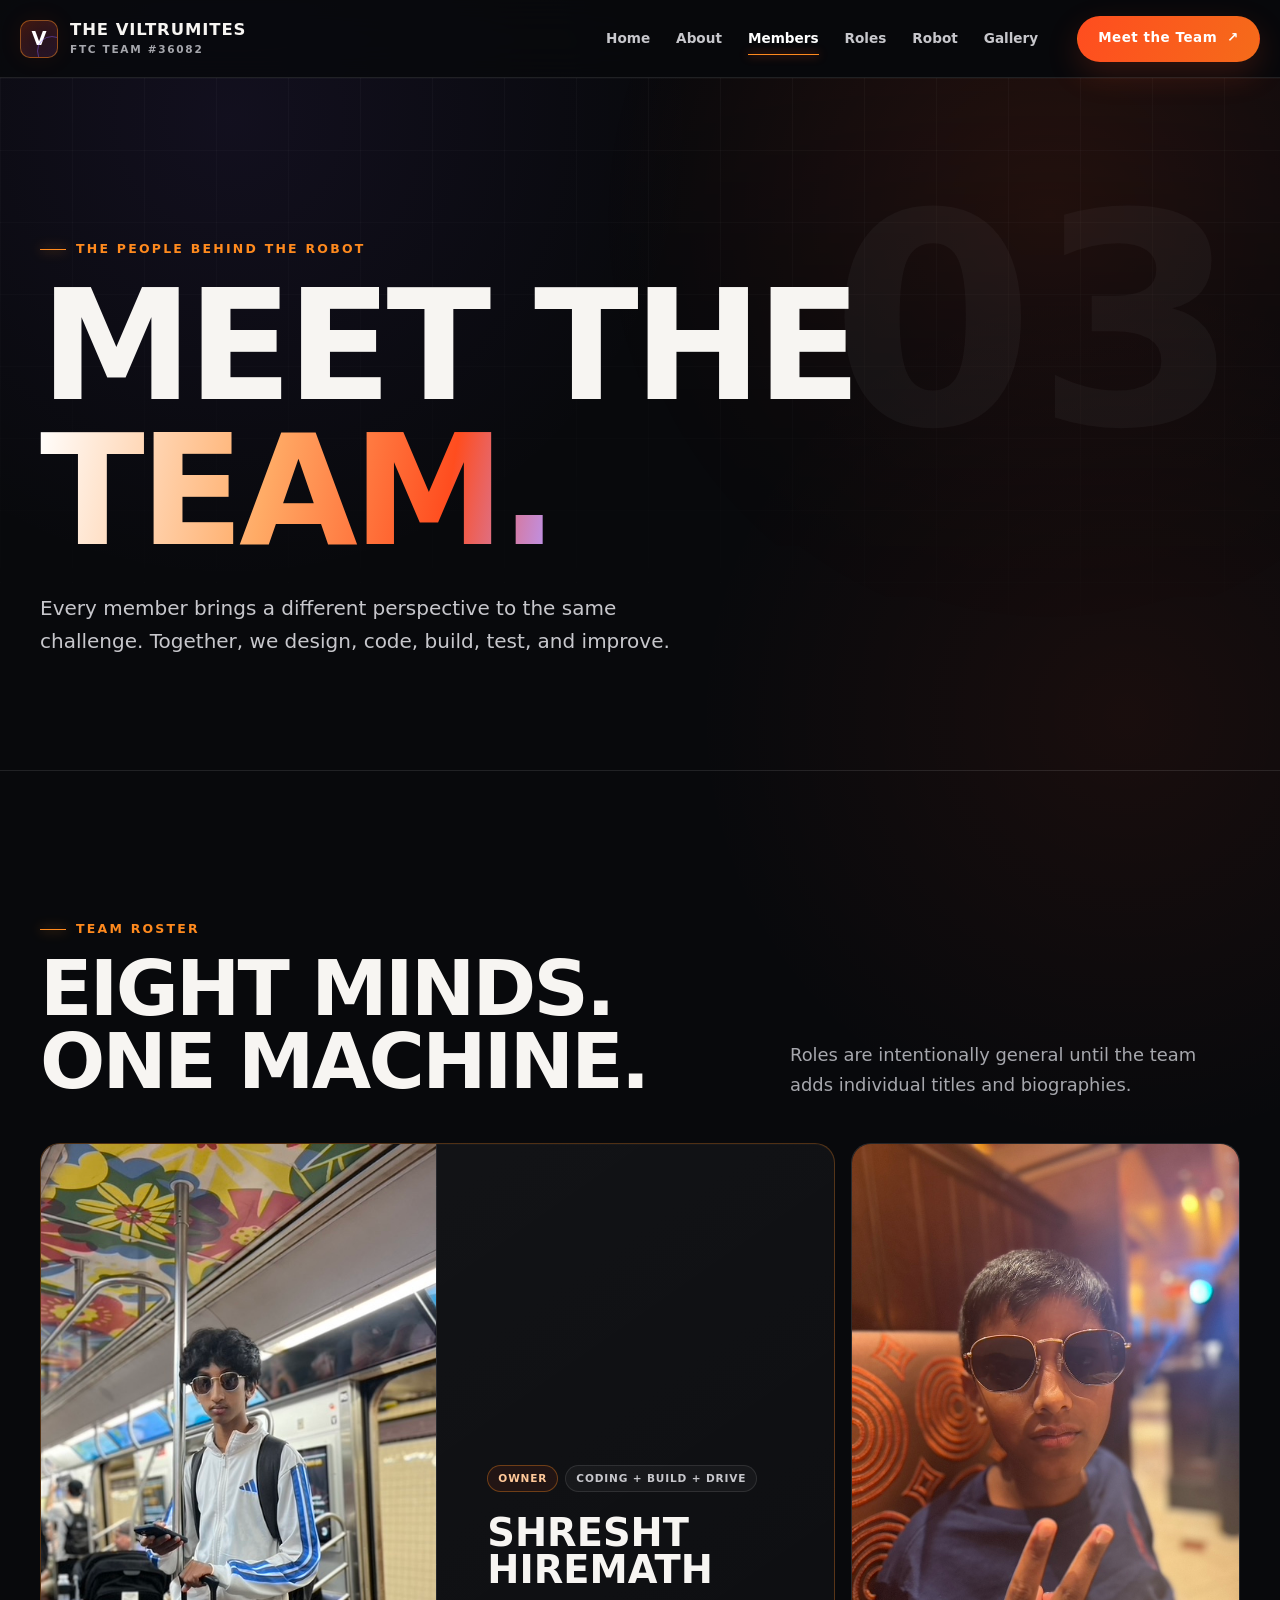
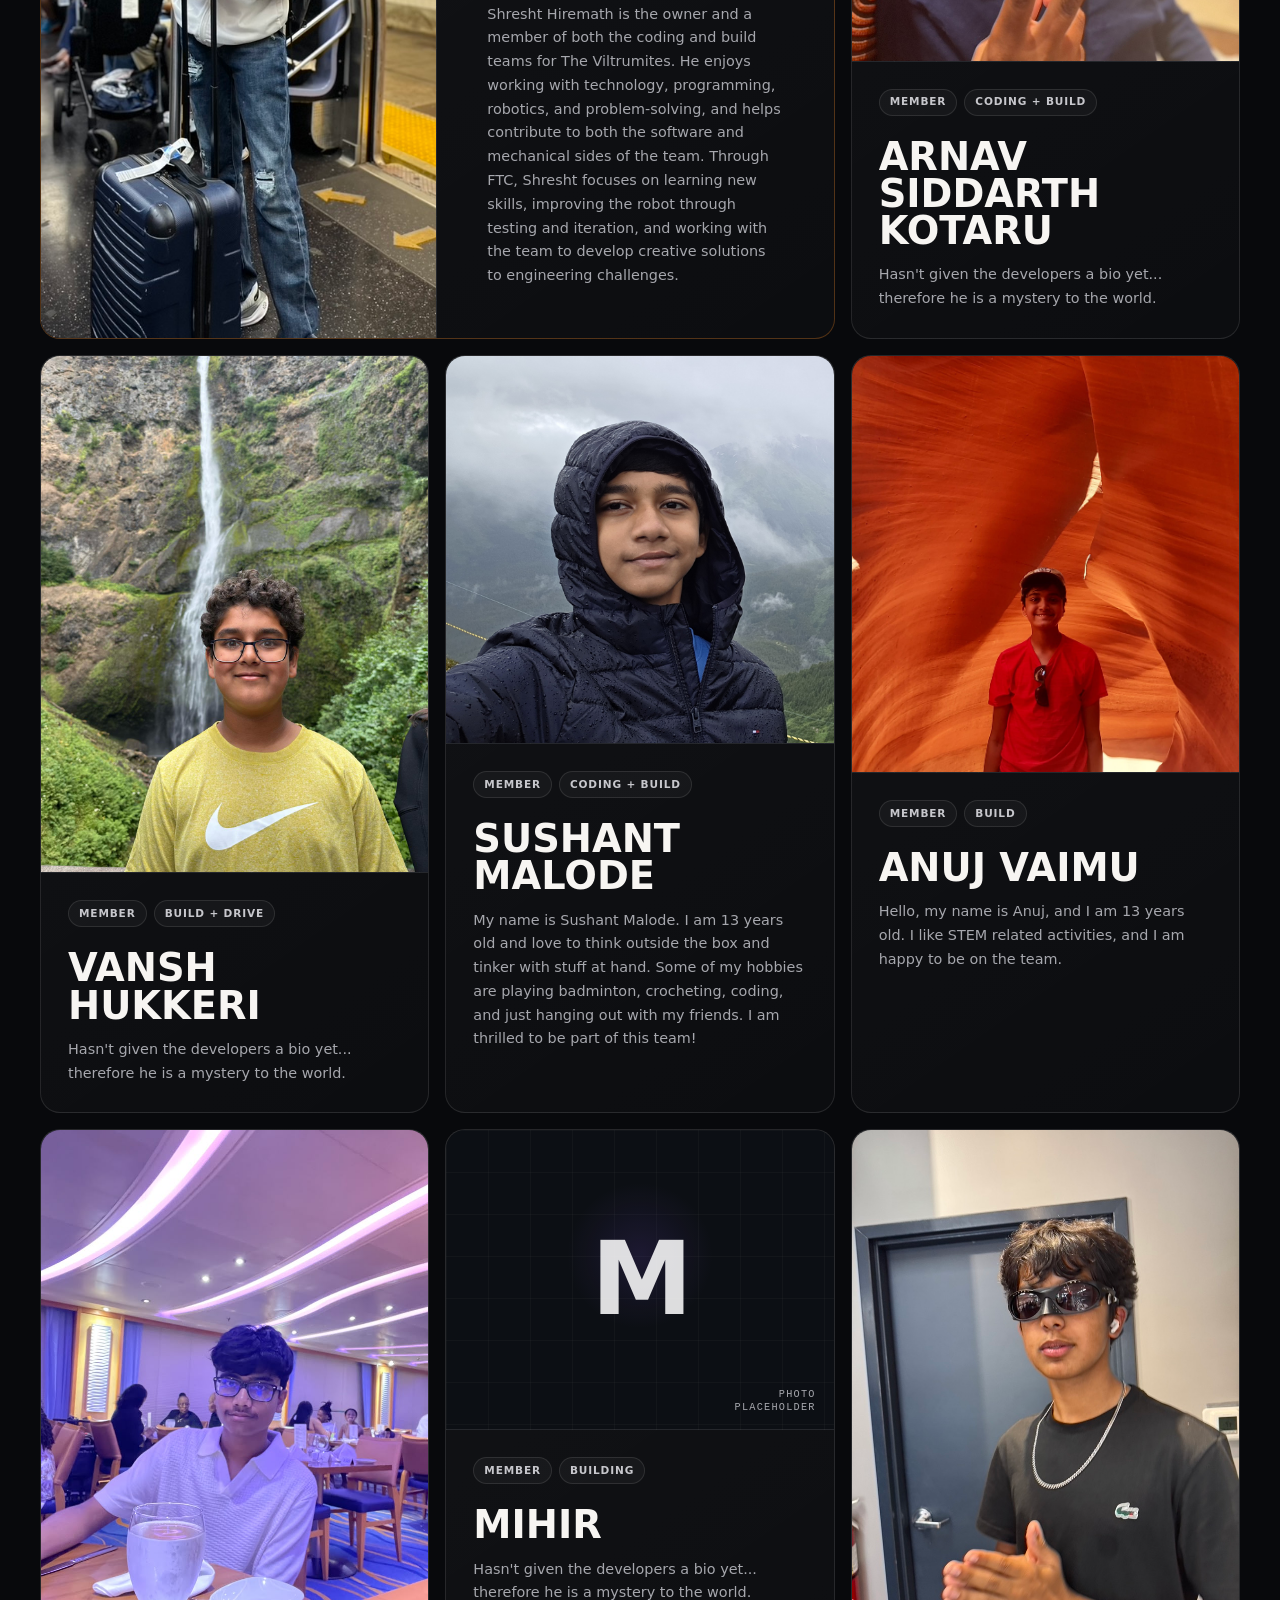
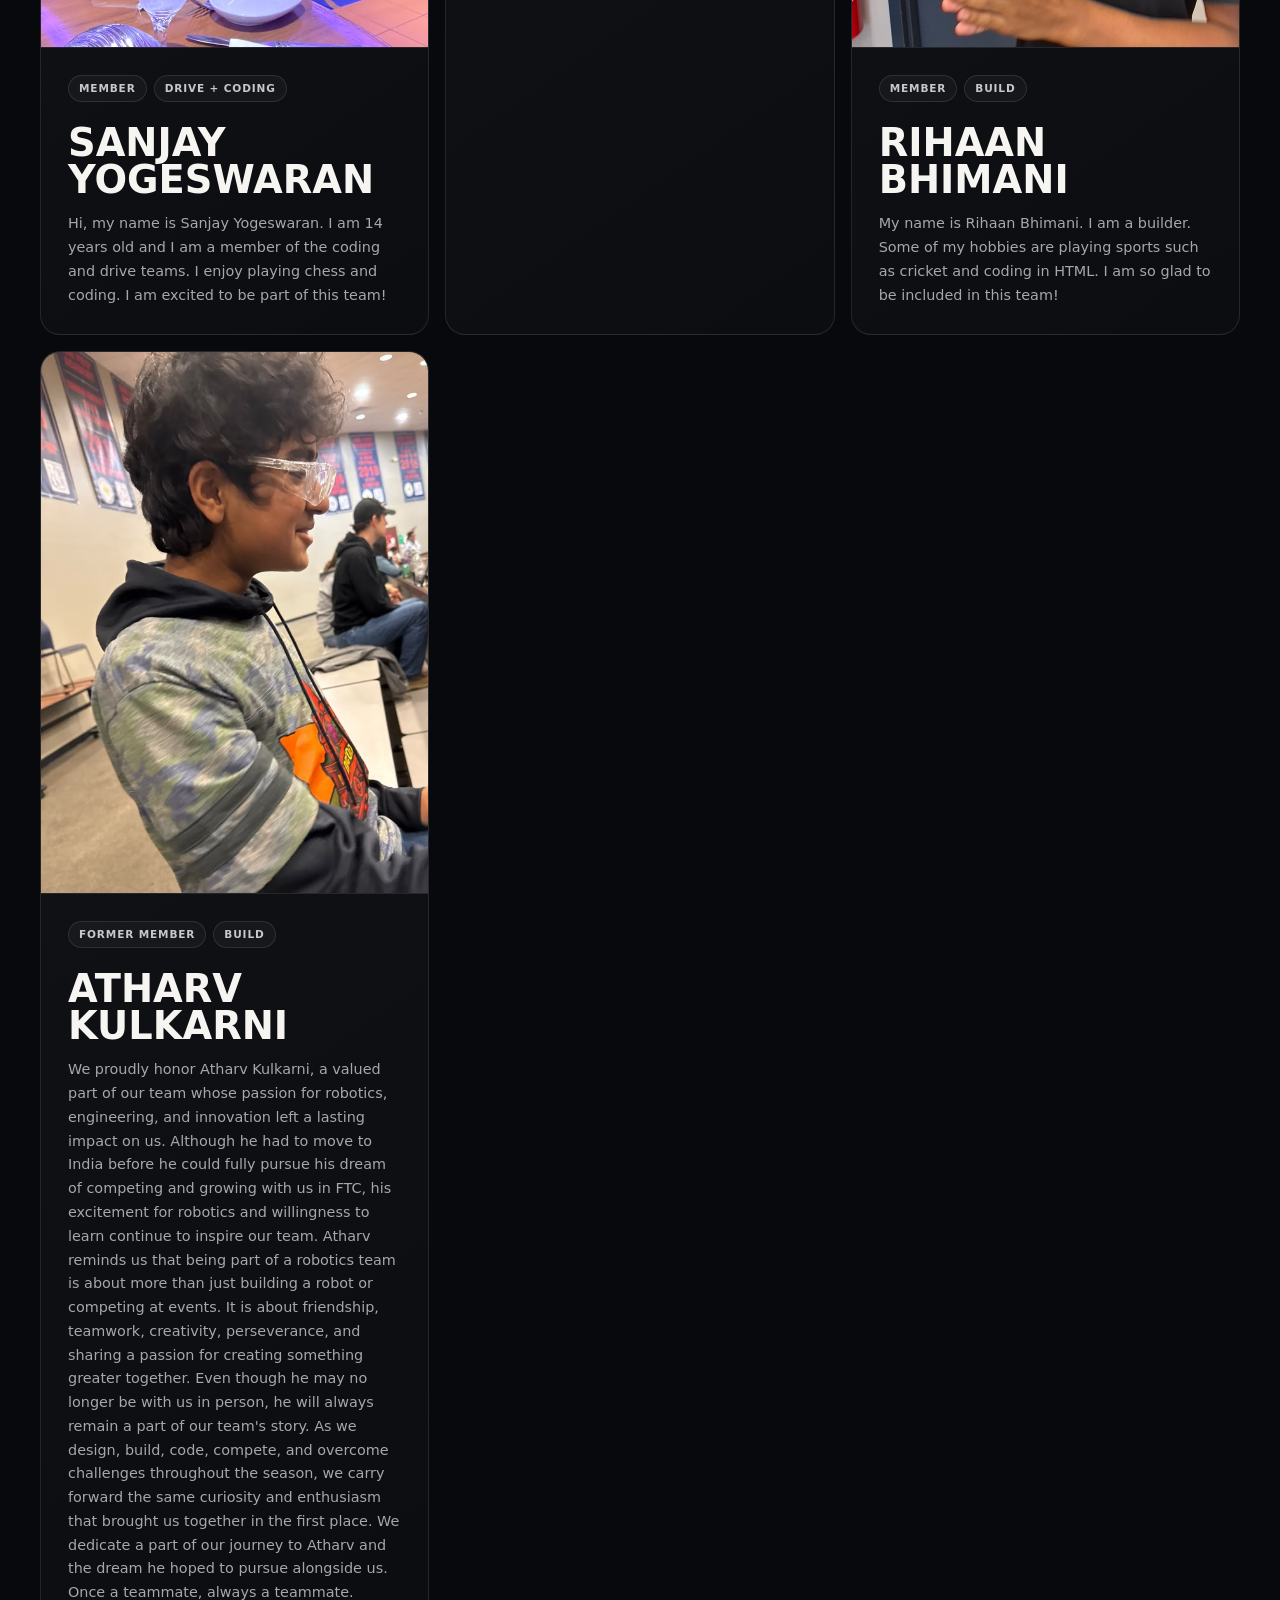
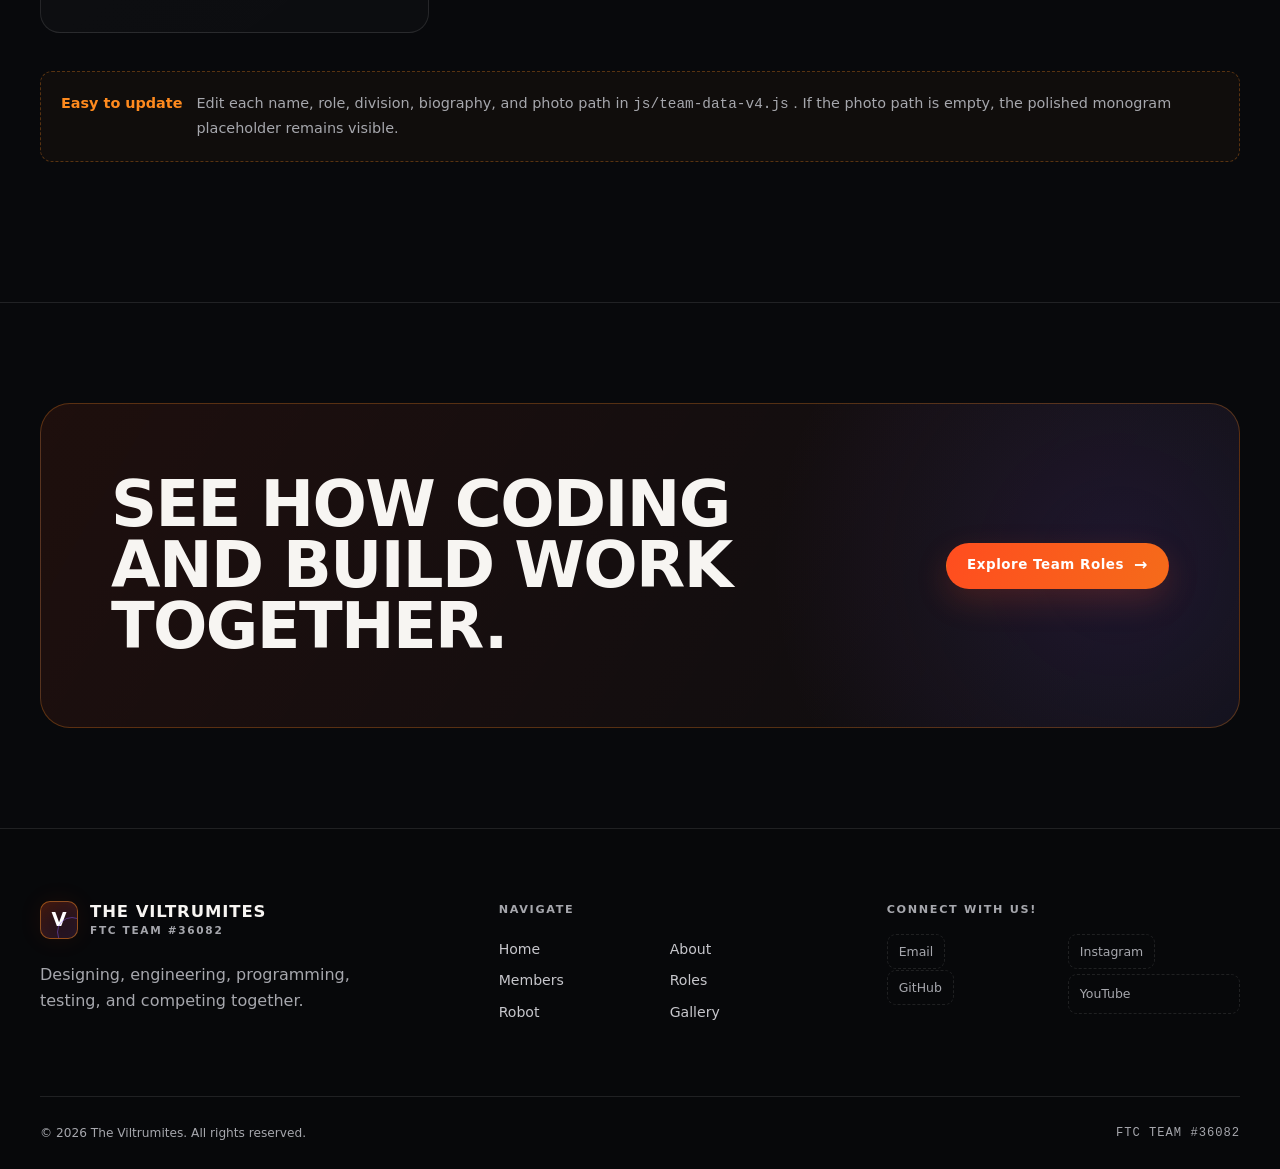
<file: members.html>
<!doctype html>
<html lang="en">
  <head>
    <meta charset="utf-8" />
    <meta name="viewport" content="width=device-width, initial-scale=1" />
    <meta name="description" content="Meet the members of The Viltrumites FTC robotics team." />
    <meta name="theme-color" content="#08090c" />
    <title>Members | The Viltrumites</title>
    <link
      rel="icon"
      type="image/svg+xml"
      href="data:image/svg+xml,%3Csvg xmlns='http://www.w3.org/2000/svg' viewBox='0 0 64 64'%3E%3Crect width='64' height='64' rx='15' fill='%2308090c'/%3E%3Cpath d='M14 15l18 36 18-36h-11l-7 17-7-17z' fill='%23ff5a24'/%3E%3Ccircle cx='32' cy='32' r='25' fill='none' stroke='%238b5cf6' stroke-width='2'/%3E%3C/svg%3E"
    />
    <link rel="stylesheet" href="css/style.css" />
    <script src="js/team-data-v4.js" defer></script>
    <script src="js/main.js" defer></script>
  </head>
  <body>
    <!-- Accessibility helpers and reading progress -->
    <a class="skip-link" href="#main-content">Skip to content</a>
    <div class="scroll-progress" data-scroll-progress aria-hidden="true"></div>
    <!-- Primary site header -->
    <header class="site-header">
      <div class="header-inner">
        <a class="brand" href="index.html" aria-label="The Viltrumites home">
          <span class="brand-mark" aria-hidden="true">V</span>
          <span class="brand-copy">
            <strong>The Viltrumites</strong>
            <small>FTC Team #36082</small>
          </span>
        </a>
        <div class="nav-shell">
          <nav
            class="site-nav"
            id="primary-navigation"
            data-site-nav
            aria-label="Primary navigation"
          >
            <a href="index.html" data-nav-link>Home</a>
            <a href="about.html" data-nav-link>About</a>
            <a href="members.html" data-nav-link>Members</a>
            <a href="roles.html" data-nav-link>Roles</a>
            <a href="robot.html" data-nav-link>Robot</a>
            <a href="gallery.html" data-nav-link>Gallery</a>
          </nav>
          <a class="nav-cta" href="members.html">
            Meet the Team
            <span aria-hidden="true">↗</span>
          </a>
          <button
            class="menu-button"
            type="button"
            aria-expanded="false"
            aria-controls="primary-navigation"
            aria-label="Open navigation"
            data-menu-button
          >
            <span></span>
            <span></span>
            <span></span>
          </button>
        </div>
      </div>
    </header>
    <!-- Member roster content -->
    <main id="main-content">
      <section class="page-hero">
        <div class="container page-hero__inner" data-reveal>
          <span class="page-number" aria-hidden="true">03</span>
          <p class="eyebrow">The people behind the robot</p>
          <h1 class="page-title">
            Meet the
            <br />
            <span class="accent-text">team.</span>
          </h1>
          <p class="page-lead">
            Every member brings a different perspective to the same challenge. Together, we design,
            code, build, test, and improve.
          </p>
        </div>
      </section>
      <section class="section">
        <div class="container">
          <div class="section-head" data-reveal>
            <div>
              <p class="section-kicker">Team roster</p>
              <h2 class="section-title">Eight minds. One machine.</h2>
            </div>
            <p class="section-copy">
              Roles are intentionally general until the team adds individual titles and biographies.
            </p>
          </div>
          <div class="members-grid" data-members-grid>
            <noscript><p>Enable JavaScript to display the member roster.</p></noscript>
          </div>
          <div class="edit-note" data-reveal>
            <strong>Easy to update</strong>
            <span>
              Edit each name, role, division, biography, and photo path in
              <code>js/team-data-v4.js</code>
              . If the photo path is empty, the polished monogram placeholder remains visible.
            </span>
          </div>
        </div>
      </section>
      <section class="section section--compact section--bordered">
        <div class="container">
          <div class="cta-band" data-reveal>
            <h2>See how coding and build work together.</h2>
            <a class="button" href="roles.html">
              Explore Team Roles
              <span class="button-arrow" aria-hidden="true">→</span>
            </a>
          </div>
        </div>
      </section>
    </main>
    <!-- Shared site footer -->
    <footer class="site-footer">
      <div class="container footer-main">
        <div class="footer-brand">
          <a class="brand" href="index.html">
            <span class="brand-mark" aria-hidden="true">V</span>
            <span class="brand-copy">
              <strong>The Viltrumites</strong>
              <small>FTC Team #36082</small>
            </span>
          </a>
          <p>Designing, engineering, programming, testing, and competing together.</p>
        </div>
        <div>
          <p class="footer-heading">Navigate</p>
          <nav class="footer-links" aria-label="Footer navigation">
            <a href="index.html">Home</a>
            <a href="about.html">About</a>
            <a href="members.html">Members</a>
            <a href="roles.html">Roles</a>
            <a href="robot.html">Robot</a>
            <a href="gallery.html">Gallery</a>
          </nav>
        </div>
        <div>
          <p class="footer-heading">Connect With Us!</p>
          <div class="social-placeholders">
            <a href="mailto:omnicoretech606@gmail.com"><span>Email</span></a>
            <a href="https://www.instagram.com/omnicoretech606/"><span>Instagram</span></a>
            <a href = "https://github.com/Shreshtgaming606"><span >GitHub</span></a>
            <span>YouTube</span>
          </div>
        </div>
      </div>
      <div class="container footer-bottom">
        <span>© 2026 The Viltrumites. All rights reserved.</span>
        <span>FTC Team #36082</span>
      </div>
    </footer>
  </body>
</html>
</file>
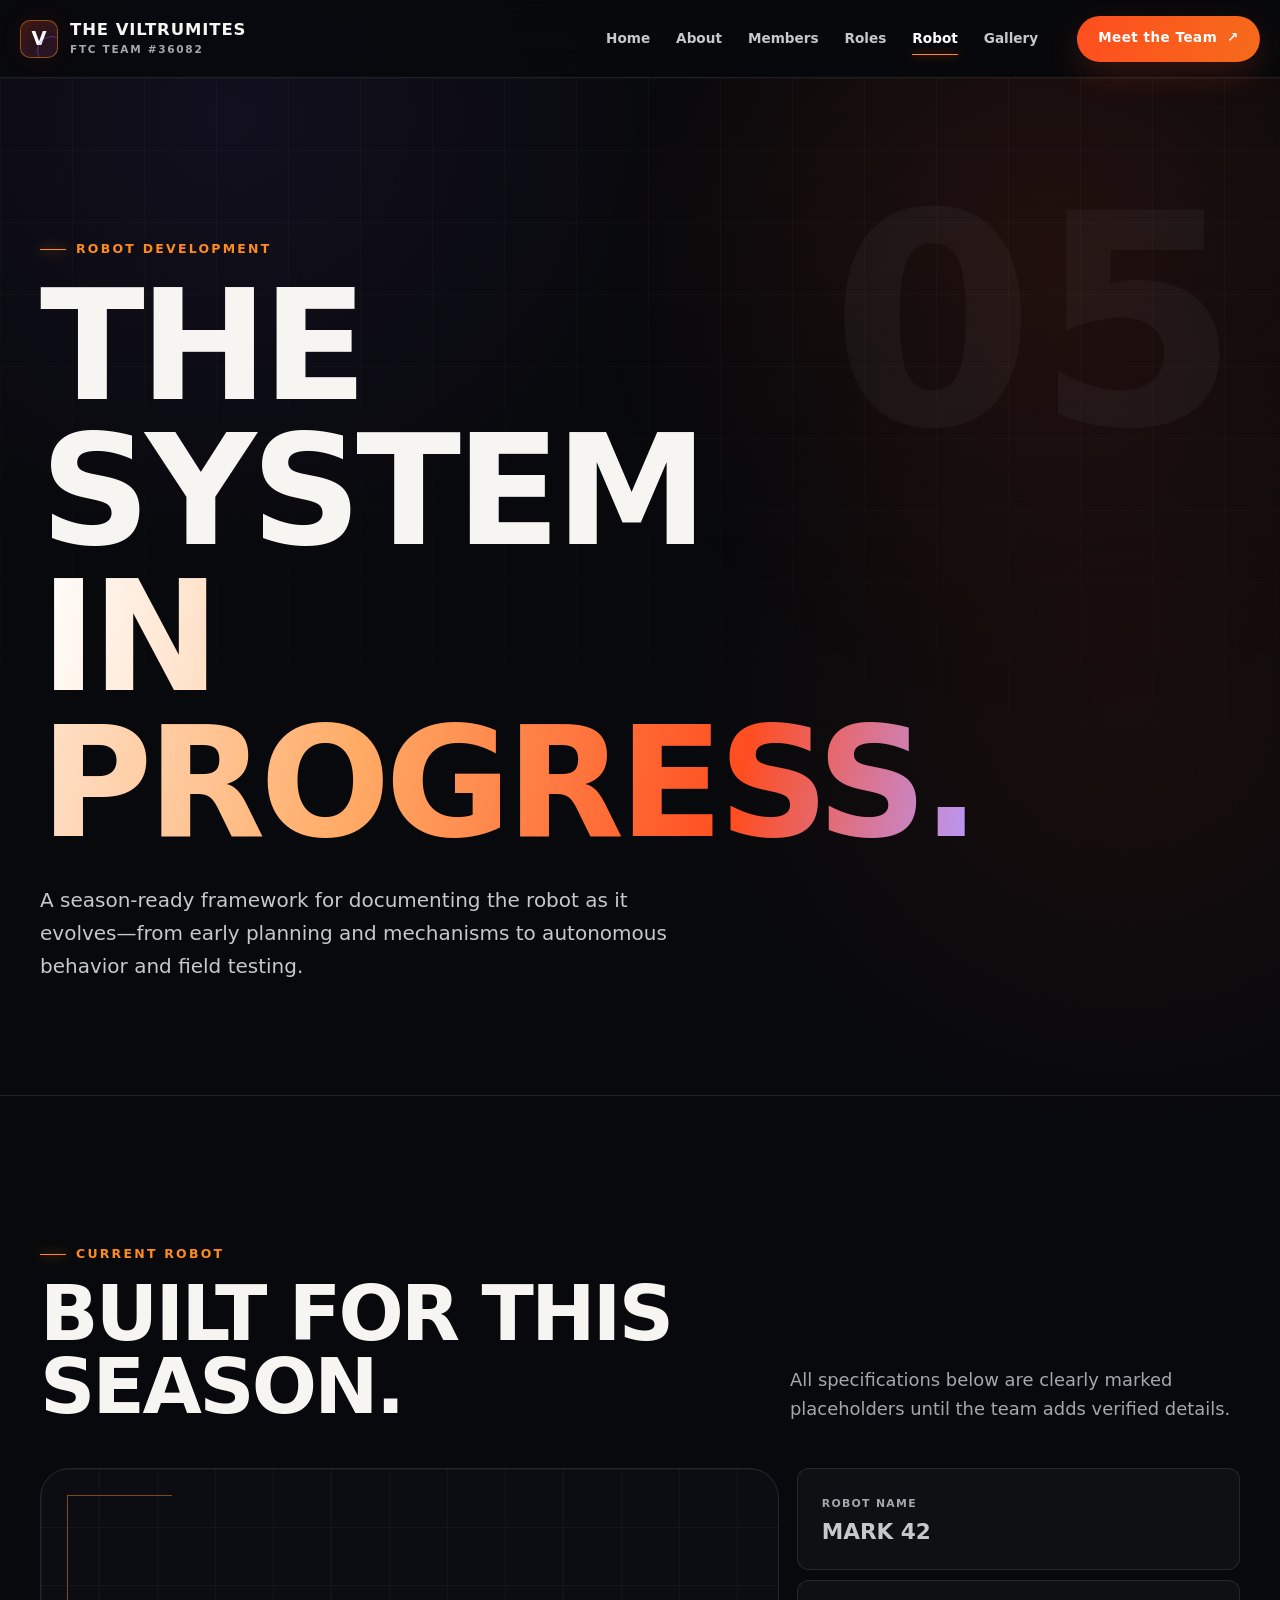
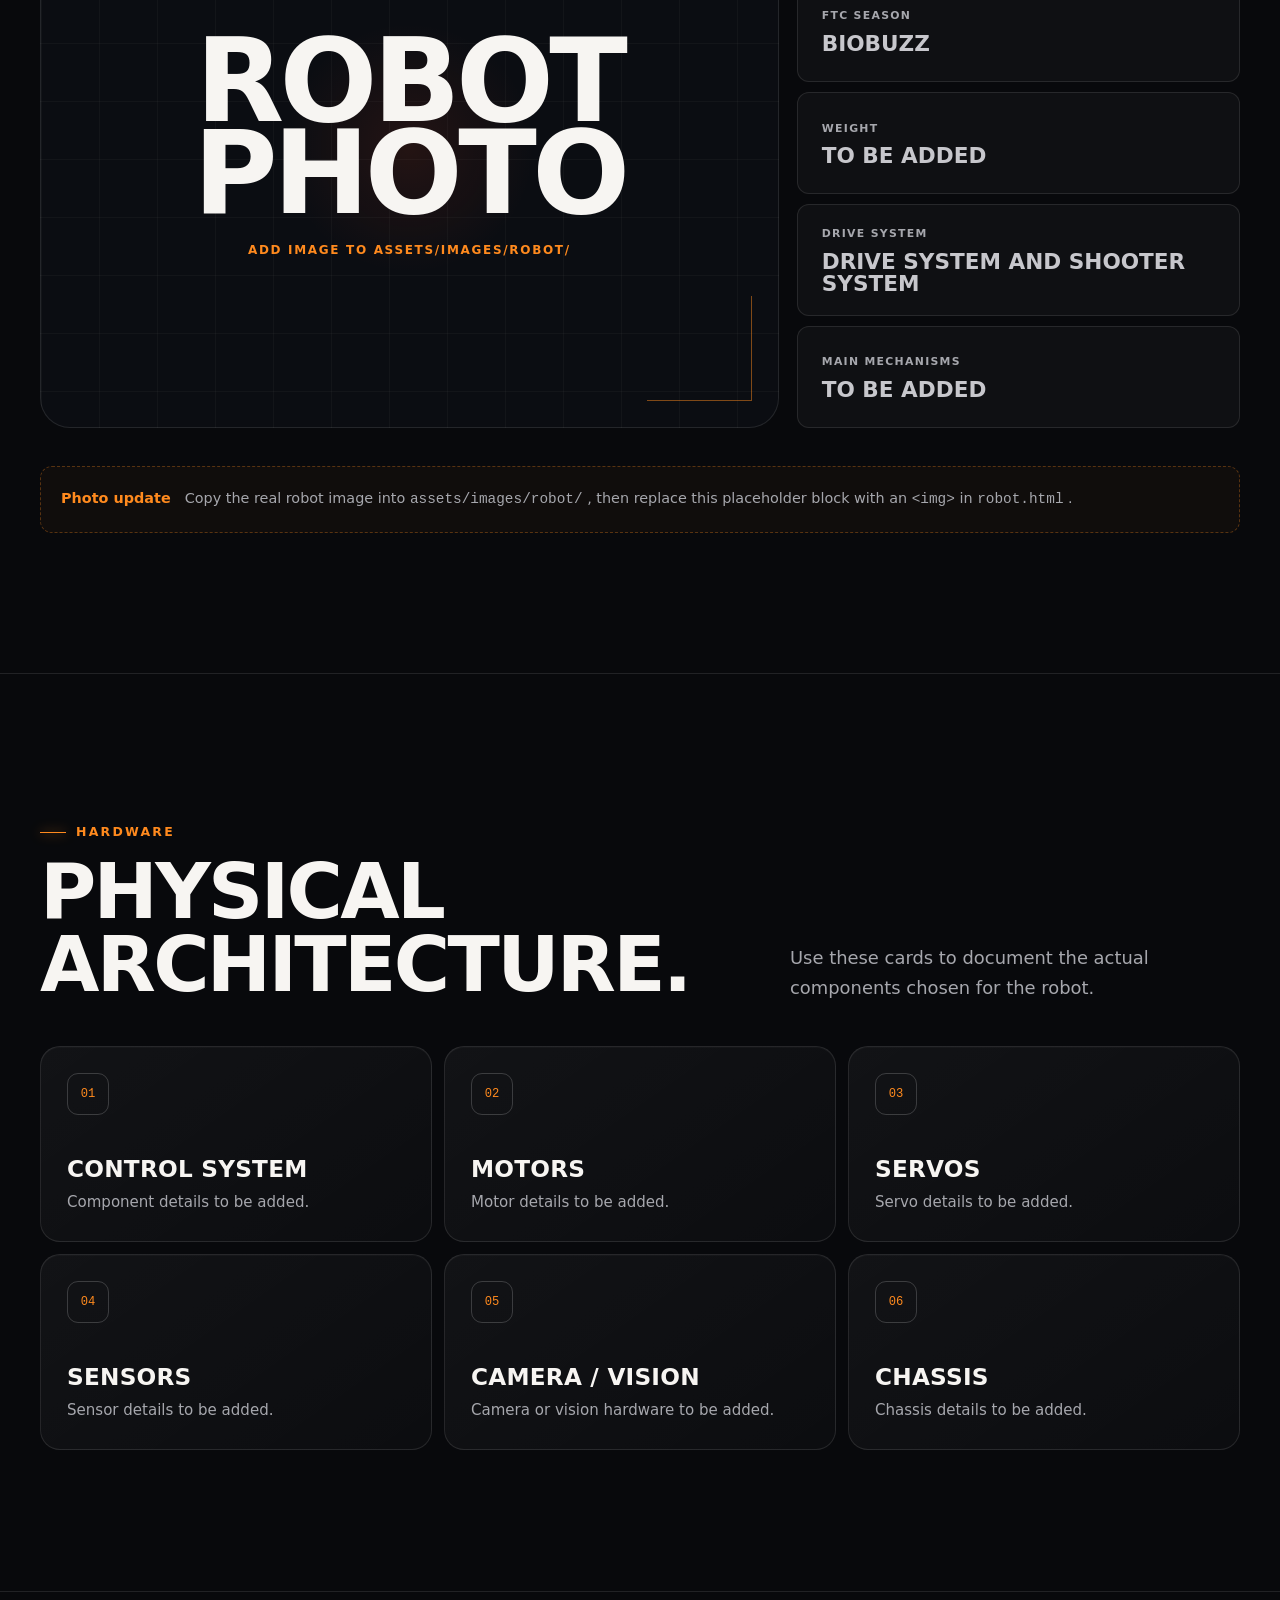
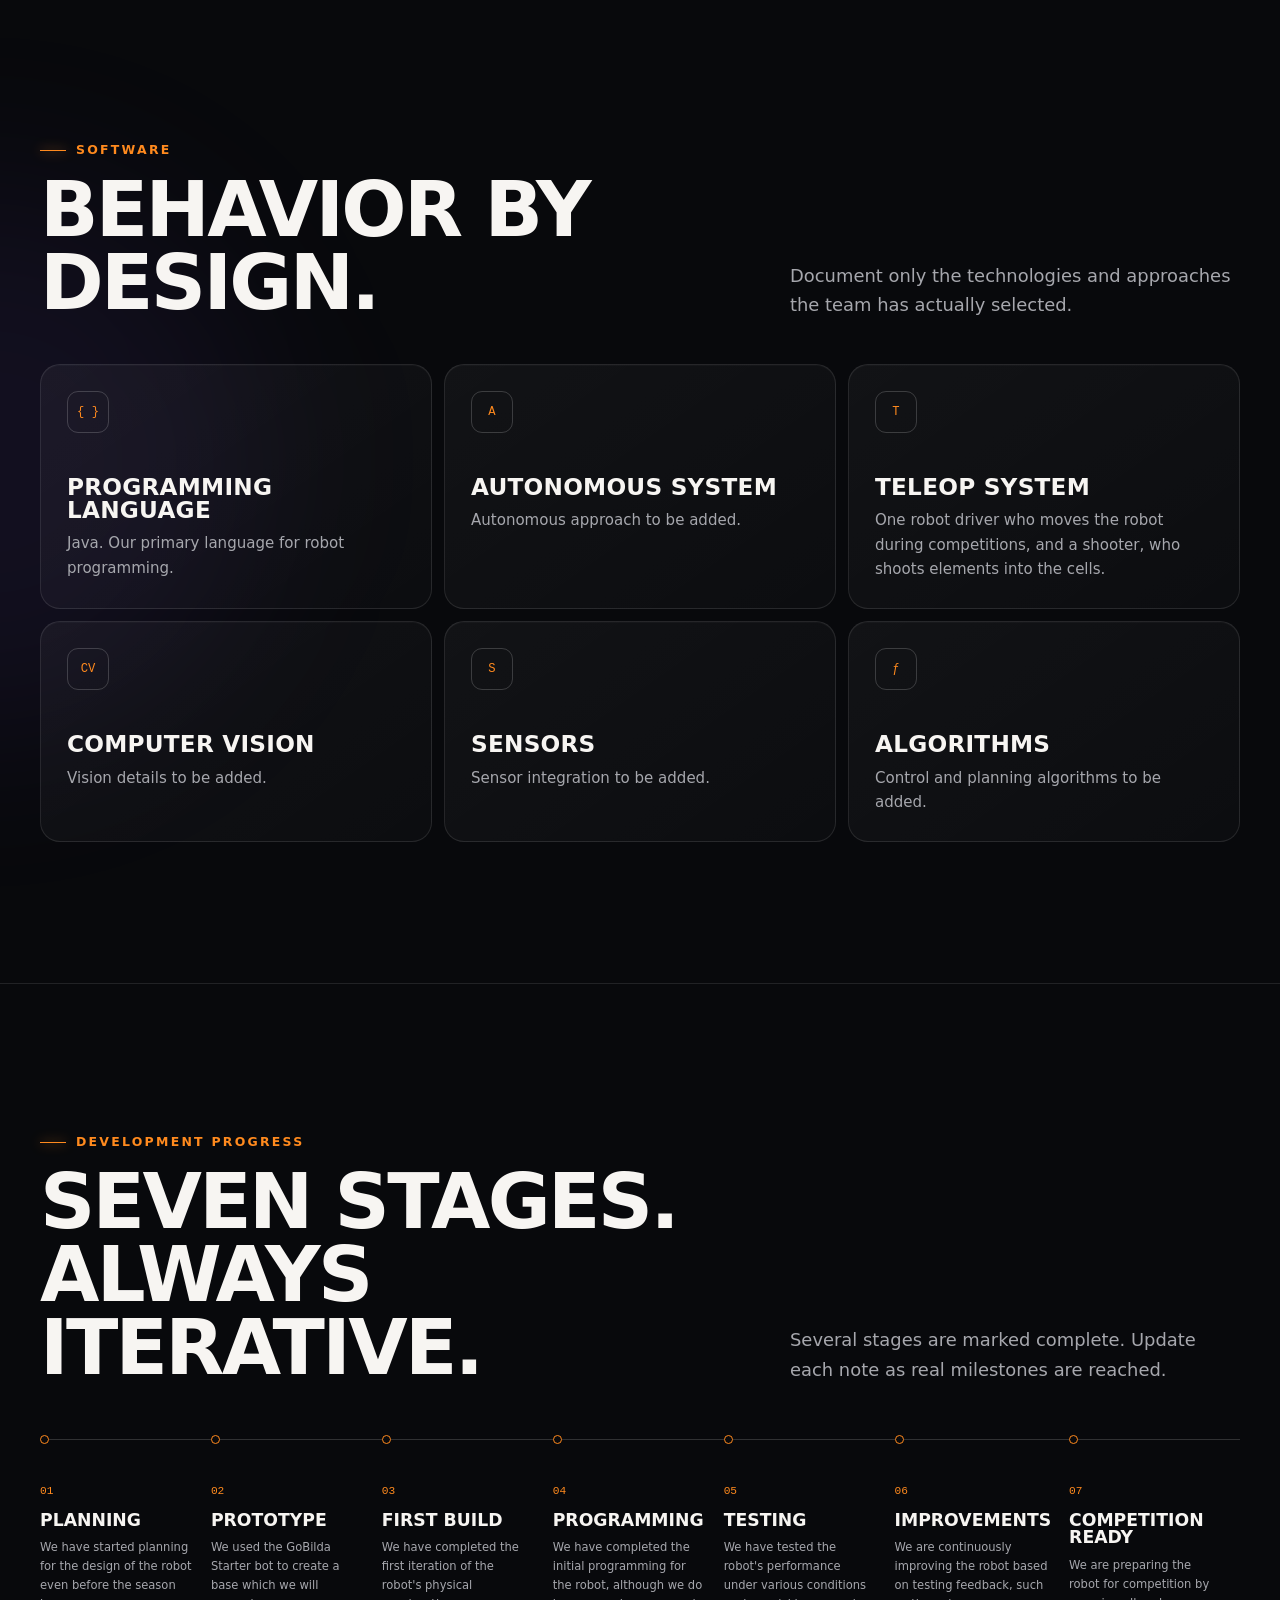
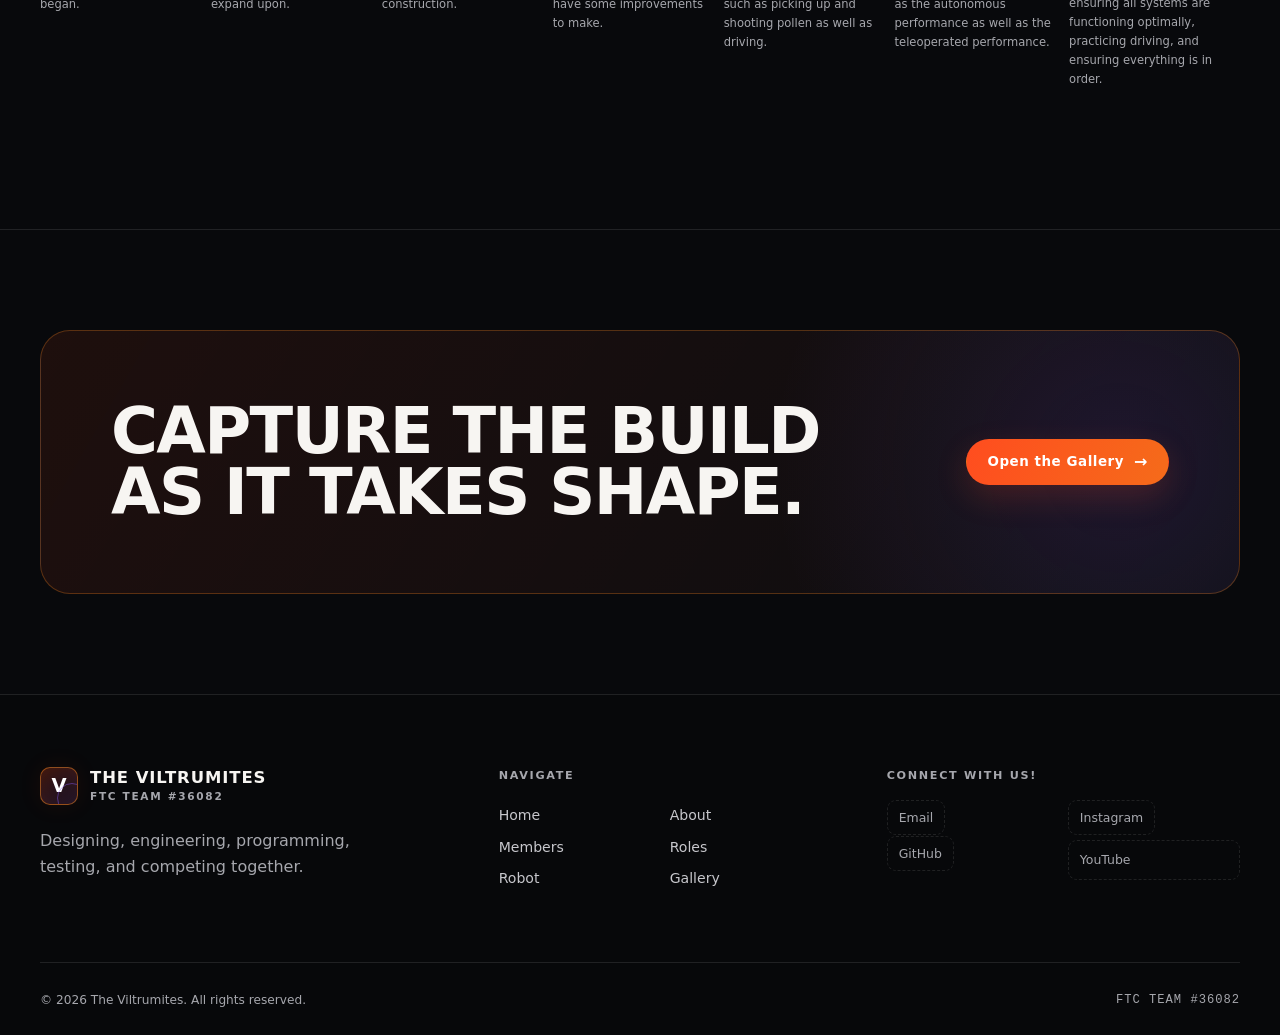
<file: robot.html>
<!doctype html>
<html lang="en">
  <head>
    <meta charset="utf-8" />
    <meta name="viewport" content="width=device-width, initial-scale=1" />
    <meta
      name="description"
      content="Follow the design, hardware, software, and development progress of The Viltrumites' FTC robot."
    />
    <meta name="theme-color" content="#08090c" />
    <title>Robot | The Viltrumites</title>
    <link
      rel="icon"
      type="image/svg+xml"
      href="data:image/svg+xml,%3Csvg xmlns='http://www.w3.org/2000/svg' viewBox='0 0 64 64'%3E%3Crect width='64' height='64' rx='15' fill='%2308090c'/%3E%3Cpath d='M14 15l18 36 18-36h-11l-7 17-7-17z' fill='%23ff5a24'/%3E%3Ccircle cx='32' cy='32' r='25' fill='none' stroke='%238b5cf6' stroke-width='2'/%3E%3C/svg%3E"
    />
    <link rel="stylesheet" href="css/style.css" />
    <script src="js/team-data-v4.js" defer></script>
    <script src="js/main.js" defer></script>
  </head>
  <body>
    <!-- Accessibility helpers and reading progress -->
    <a class="skip-link" href="#main-content">Skip to content</a>
    <div class="scroll-progress" data-scroll-progress aria-hidden="true"></div>
    <!-- Primary site header -->
    <header class="site-header">
      <div class="header-inner">
        <a class="brand" href="index.html" aria-label="The Viltrumites home">
          <span class="brand-mark" aria-hidden="true">V</span>
          <span class="brand-copy">
            <strong>The Viltrumites</strong>
            <small>FTC Team #36082</small>
          </span>
        </a>
        <div class="nav-shell">
          <nav
            class="site-nav"
            id="primary-navigation"
            data-site-nav
            aria-label="Primary navigation"
          >
            <a href="index.html" data-nav-link>Home</a>
            <a href="about.html" data-nav-link>About</a>
            <a href="members.html" data-nav-link>Members</a>
            <a href="roles.html" data-nav-link>Roles</a>
            <a href="robot.html" data-nav-link>Robot</a>
            <a href="gallery.html" data-nav-link>Gallery</a>
          </nav>
          <a class="nav-cta" href="members.html">
            Meet the Team
            <span aria-hidden="true">↗</span>
          </a>
          <button
            class="menu-button"
            type="button"
            aria-expanded="false"
            aria-controls="primary-navigation"
            aria-label="Open navigation"
            data-menu-button
          >
            <span></span>
            <span></span>
            <span></span>
          </button>
        </div>
      </div>
    </header>
    <!------------------------------------------------------------------ Part 1 ------------------------------------------------------------------>
    <main id="main-content">
      <section class="page-hero">
        <div class="container page-hero__inner" data-reveal>
          <span class="page-number" aria-hidden="true">05</span>
          <p class="eyebrow">Robot development</p>
          <h1 class="page-title">
            The system
            <br />
            <span class="accent-text">in progress.</span>
          </h1>
          <p class="page-lead">
            A season-ready framework for documenting the robot as it evolves—from early planning and
            mechanisms to autonomous behavior and field testing.
          </p>
        </div>
      </section>
      <!------------------------------------------------------------------ Part 2 ------------------------------------------------------------------>      <section class="section" aria-labelledby="current-robot">
        <div class="container">
          <div class="section-head" data-reveal>
            <div>
              <p class="section-kicker">Current robot</p>
              <h2 class="section-title" id="current-robot">Built for this season.</h2>
            </div>
            <p class="section-copy">
              All specifications below are clearly marked placeholders until the team adds verified
              details.
            </p>
          </div>
          <div class="robot-stage">
            <div class="robot-photo-placeholder" data-reveal>
              <div class="robot-placeholder-copy">
                <strong>
                  Robot
                  <br />
                  Photo
                </strong>
                <span>Add image to assets/images/robot/</span>
              </div>
            </div>
            <div class="robot-overview" data-reveal style="--delay: 60ms">
              <div class="spec-item">
                <small>Robot name</small>
                <strong>Mark 42</strong>
              </div>
              <div class="spec-item">
                <small>FTC season</small>
                <strong>BIOBUZZ</strong>
              </div>
              <div class="spec-item">
                <small>Weight</small>
                <strong>To be added</strong>
              </div>
              <div class="spec-item">
                <small>Drive system</small>
                <strong>Drive system and Shooter system</strong>
              </div>
              <div class="spec-item">
                <small>Main mechanisms</small>
                <strong>To be added</strong>
              </div>
            </div>
          </div>
          <div class="edit-note" data-reveal>
            <strong>Photo update</strong>
            <span>
              Copy the real robot image into
              <code>assets/images/robot/</code>
              , then replace this placeholder block with an
              <code>&lt;img&gt;</code>
              in
              <code>robot.html</code>
              .
            </span>
          </div>
        </div>
      </section>
      <!------------------------------------------------------------------ Part 3 ------------------------------------------------------------------>
      <section class="section section--bordered" aria-labelledby="hardware-title">
        <div class="container">
          <div class="section-head" data-reveal>
            <div>
              <p class="section-kicker">Hardware</p>
              <h2 class="section-title" id="hardware-title">Physical architecture.</h2>
            </div>
            <p class="section-copy">
              Use these cards to document the actual components chosen for the robot.
            </p>
          </div>
          <div class="spec-grid">
            <article class="info-card" data-reveal>
              <span class="info-card__icon">01</span>
              <h3>Control system</h3>
              <p>Component details to be added.</p>
            </article>
            <article class="info-card" data-reveal style="--delay: 40ms">
              <span class="info-card__icon">02</span>
              <h3>Motors</h3>
              <p>Motor details to be added.</p>
            </article>
            <article class="info-card" data-reveal style="--delay: 80ms">
              <span class="info-card__icon">03</span>
              <h3>Servos</h3>
              <p>Servo details to be added.</p>
            </article>
            <article class="info-card" data-reveal>
              <span class="info-card__icon">04</span>
              <h3>Sensors</h3>
              <p>Sensor details to be added.</p>
            </article>
            <article class="info-card" data-reveal style="--delay: 40ms">
              <span class="info-card__icon">05</span>
              <h3>Camera / vision</h3>
              <p>Camera or vision hardware to be added.</p>
            </article>
            <article class="info-card" data-reveal style="--delay: 80ms">
              <span class="info-card__icon">06</span>
              <h3>Chassis</h3>
              <p>Chassis details to be added.</p>
            </article>
          </div>
        </div>
      </section>
      <!------------------------------------------------------------------ Part 4 ------------------------------------------------------------------>
      <section class="section section--bordered section--glow" aria-labelledby="software-title">
        <div class="container">
          <div class="section-head" data-reveal>
            <div>
              <p class="section-kicker">Software</p>
              <h2 class="section-title" id="software-title">Behavior by design.</h2>
            </div>
            <p class="section-copy">
              Document only the technologies and approaches the team has actually selected.
            </p>
          </div>
          <div class="spec-grid">
            <article class="info-card" data-reveal>
              <span class="info-card__icon">{ }</span>
              <h3>Programming language</h3>
              <p>Java. Our primary language for robot programming.</p>
            </article>
            <article class="info-card" data-reveal style="--delay: 40ms">
              <span class="info-card__icon">A</span>
              <h3>Autonomous system</h3>
              <p>Autonomous approach to be added.</p>
            </article>
            <article class="info-card" data-reveal style="--delay: 80ms">
              <span class="info-card__icon">T</span>
              <h3>TeleOp system</h3>
              <p>One robot driver who moves the robot during competitions, and a shooter, who shoots elements into the cells.</p>
            </article>
            <article class="info-card" data-reveal>
              <span class="info-card__icon">CV</span>
              <h3>Computer vision</h3>
              <p>Vision details to be added.</p>
            </article>
            <article class="info-card" data-reveal style="--delay: 40ms">
              <span class="info-card__icon">S</span>
              <h3>Sensors</h3>
              <p>Sensor integration to be added.</p>
            </article>
            <article class="info-card" data-reveal style="--delay: 80ms">
              <span class="info-card__icon">ƒ</span>
              <h3>Algorithms</h3>
              <p>Control and planning algorithms to be added.</p>
            </article>
          </div>
        </div>
      </section>
      <!------------------------------------------------------------------ Part 5 ------------------------------------------------------------------>
      <section class="section section--bordered" aria-labelledby="timeline-title">
        <div class="container">
          <div class="section-head" data-reveal>
            <div>
              <p class="section-kicker">Development progress</p>
              <h2 class="section-title" id="timeline-title">Seven stages. Always iterative.</h2>
            </div>
            <p class="section-copy">
              Several stages are marked complete. Update each note as real milestones are reached.
            </p>
          </div>
          <ol class="timeline" data-reveal>
            <li>
              <small>01</small>
              <strong>Planning</strong>
              <span>We have started planning for the design of the robot even before the season began.</span>
            </li>
            <li>
              <small>02</small>
              <strong>Prototype</strong>
              <span>We used the GoBilda Starter bot to create a base which we will expand upon.</span>
            </li>
            <li>
              <small>03</small>
              <strong>First Build</strong>
              <span>We have completed the first iteration of the robot's physical construction.</span>
            </li>
            <li>
              <small>04</small>
              <strong>Programming</strong>
              <span>We have completed the initial programming for the robot, although we do have some improvements to make.</span>
            </li>
            <li>
              <small>05</small>
              <strong>Testing</strong>
              <span>We have tested the robot's performance under various conditions such as picking up and shooting pollen 
                as well as driving.</span>
            </li>
            <li>
              <small>06</small>
              <strong>Improvements</strong>
              <span>We are continuously improving the robot based on testing feedback, such as the autonomous performance 
                as well as the teleoperated performance.</span>
            </li>
            <li>
              <small>07</small>
              <strong>Competition Ready</strong>
              <span>We are preparing the robot for competition by ensuring all systems are functioning optimally, 
                practicing driving, and ensuring everything is in order.</span>
            </li>
          </ol>
        </div>
      </section>
      <section class="section section--compact section--bordered">
        <div class="container">
          <div class="cta-band" data-reveal>
            <h2>Capture the build as it takes shape.</h2>
            <a class="button" href="gallery.html">
              Open the Gallery
              <span class="button-arrow" aria-hidden="true">→</span>
            </a>
          </div>
        </div>
      </section>
    </main>
    <!-- Shared site footer -->
    <footer class="site-footer">
      <div class="container footer-main">
        <div class="footer-brand">
          <a class="brand" href="index.html">
            <span class="brand-mark" aria-hidden="true">V</span>
            <span class="brand-copy">
              <strong>The Viltrumites</strong>
              <small>FTC Team #36082</small>
            </span>
          </a>
          <p>Designing, engineering, programming, testing, and competing together.</p>
        </div>
        <div>
          <p class="footer-heading">Navigate</p>
          <nav class="footer-links" aria-label="Footer navigation">
            <a href="index.html">Home</a>
            <a href="about.html">About</a>
            <a href="members.html">Members</a>
            <a href="roles.html">Roles</a>
            <a href="robot.html">Robot</a>
            <a href="gallery.html">Gallery</a>
          </nav>
        </div>
        <div>
          <p class="footer-heading">Connect With Us!</p>
          <div class="social-placeholders">
            <a href="mailto:omnicoretech606@gmail.com"><span>Email</span></a>
            <a href="https://www.instagram.com/omnicoretech606/"><span>Instagram</span></a>
            <a href = "https://github.com/Shreshtgaming606"><span >GitHub</span></a>
            <span>YouTube</span>
          </div>
        </div>
      </div>
      <div class="container footer-bottom">
        <span>© 2026 The Viltrumites. All rights reserved.</span>
        <span>FTC Team #36082</span>
      </div>
    </footer>
  </body>
</html>
</file>
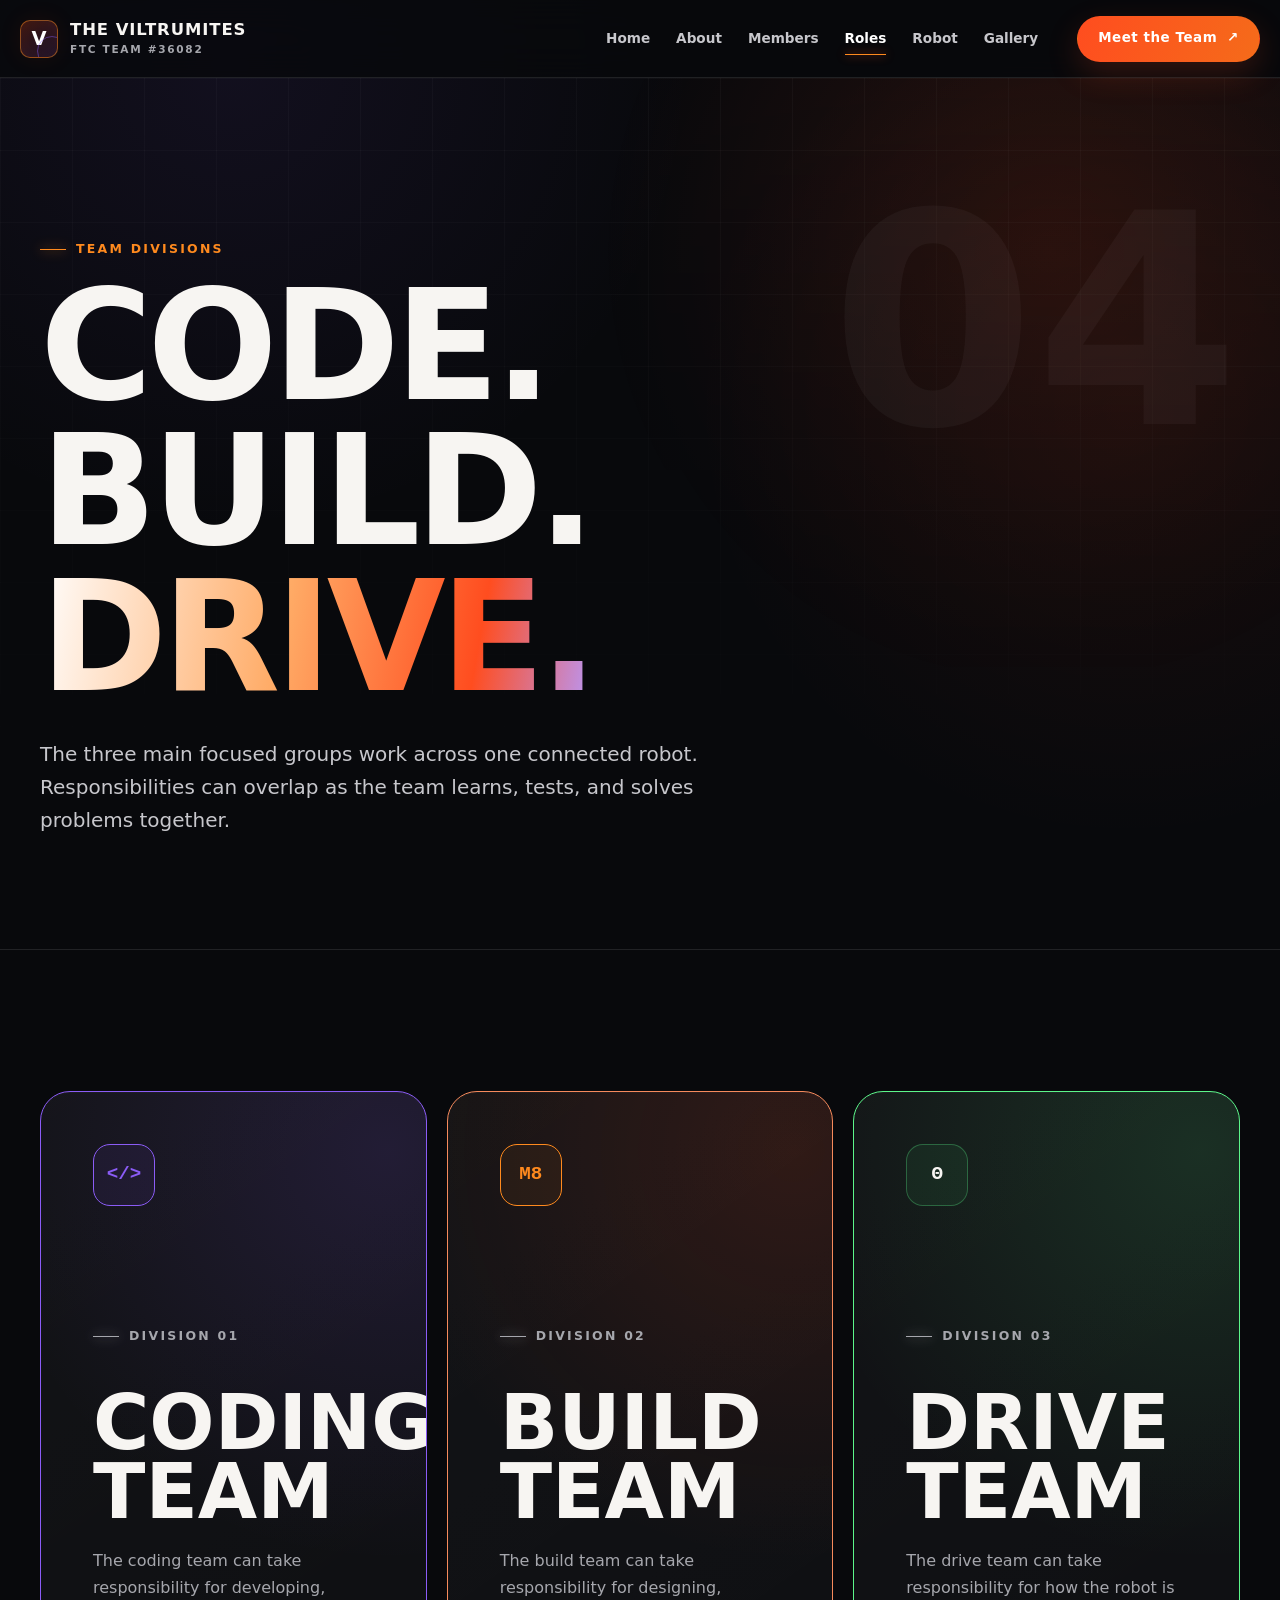
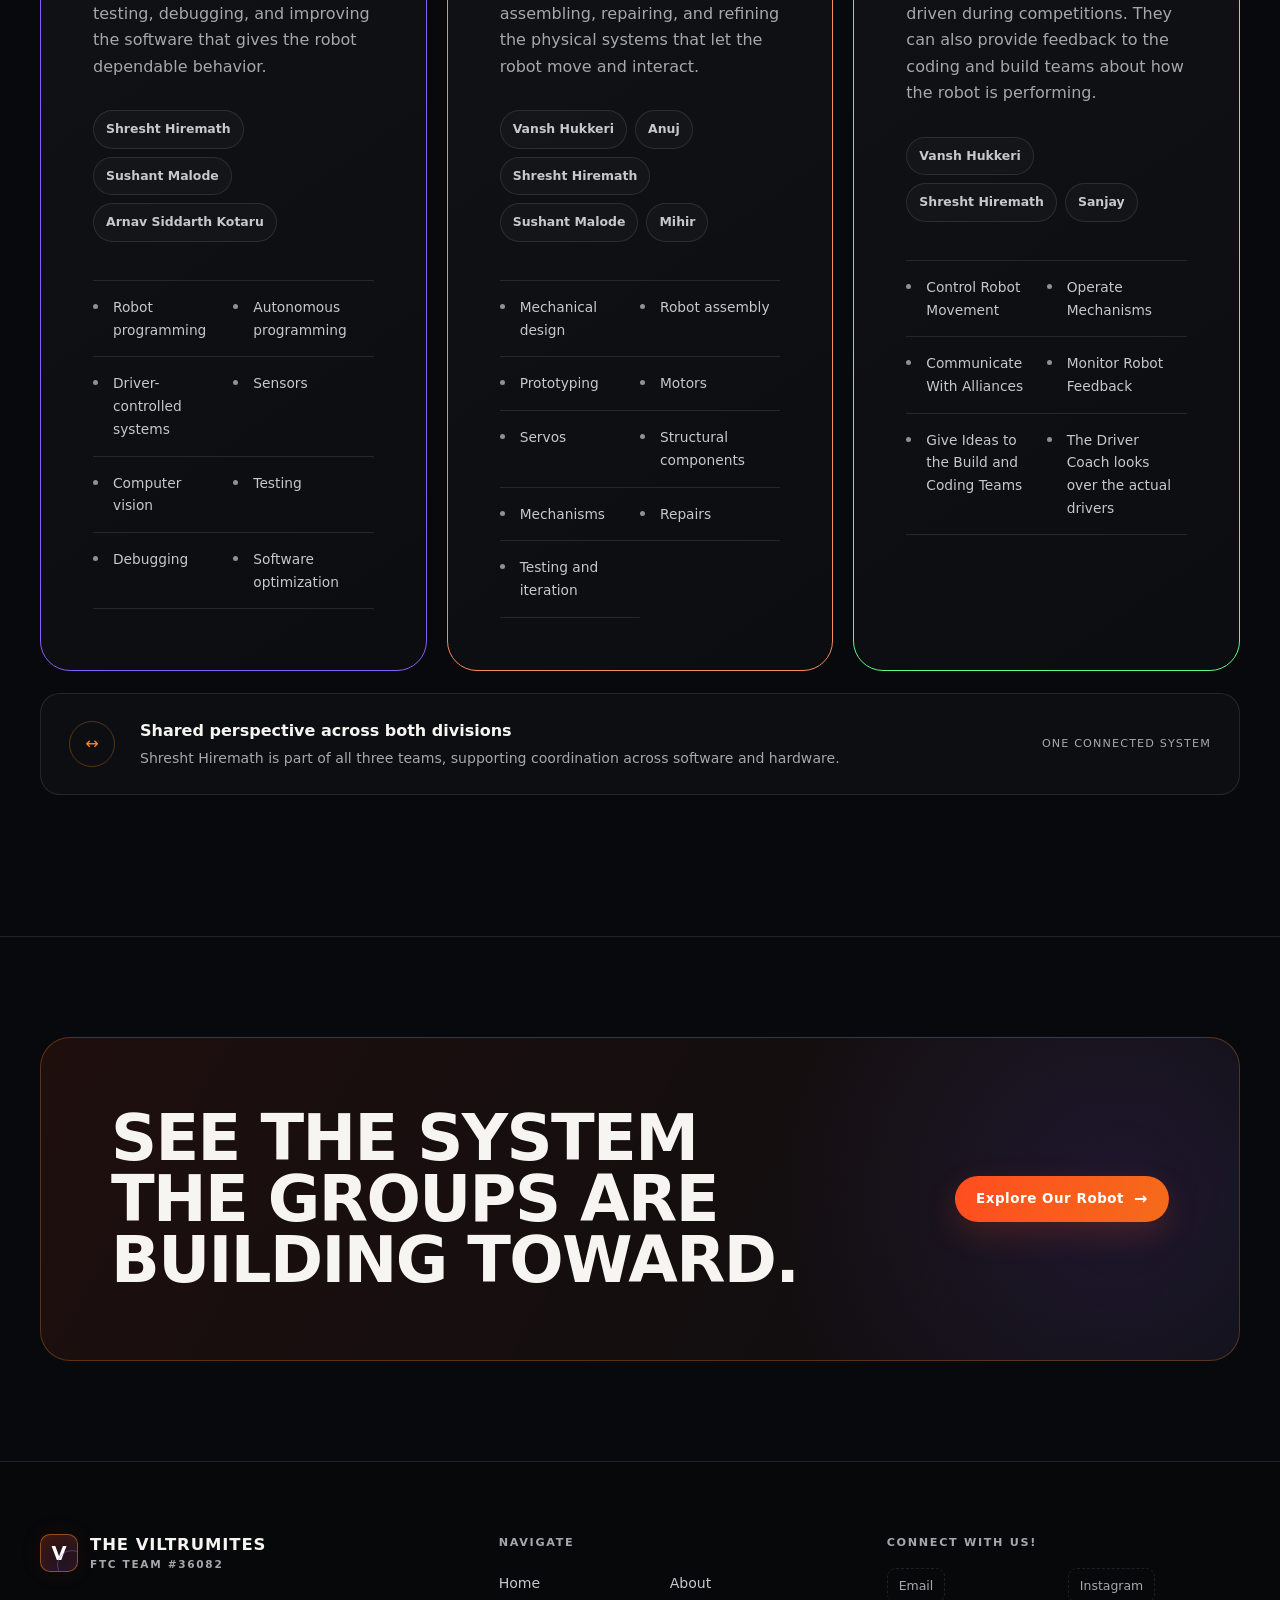
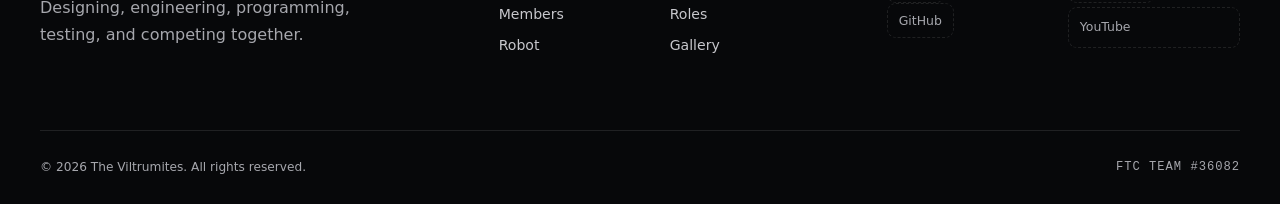
<file: roles.html>
<!doctype html>
<html lang="en">
  <head>
    <meta charset="utf-8" />
    <meta name="viewport" content="width=device-width, initial-scale=1" />
    <meta
      name="description"
      content="Explore the Coding and Build divisions of The Viltrumites FTC robotics team."
    />
    <meta name="theme-color" content="#08090c" />
    <title>Roles | The Viltrumites</title>
    <link
      rel="icon"
      type="image/svg+xml"
      href="data:image/svg+xml,%3Csvg xmlns='http://www.w3.org/2000/svg' viewBox='0 0 64 64'%3E%3Crect width='64' height='64' rx='15' fill='%2308090c'/%3E%3Cpath d='M14 15l18 36 18-36h-11l-7 17-7-17z' fill='%23ff5a24'/%3E%3Ccircle cx='32' cy='32' r='25' fill='none' stroke='%238b5cf6' stroke-width='2'/%3E%3C/svg%3E"
    />
    <link rel="stylesheet" href="css/style.css" />
    <script src="js/team-data-v4.js" defer></script>
    <script src="js/main.js" defer></script>
  </head>
  <body>
    <!-- Accessibility helpers and reading progress -->
    <a class="skip-link" href="#main-content">Skip to content</a>
    <div class="scroll-progress" data-scroll-progress aria-hidden="true"></div>
    <!-- Primary site header -->
    <header class="site-header">
      <div class="header-inner">
        <a class="brand" href="index.html" aria-label="The Viltrumites home">
          <span class="brand-mark" aria-hidden="true">V</span>
          <span class="brand-copy">
            <strong>The Viltrumites</strong>
            <small>FTC Team #36082</small>
          </span>
        </a>
        <div class="nav-shell">
          <nav
            class="site-nav"
            id="primary-navigation"
            data-site-nav
            aria-label="Primary navigation"
          >
            <a href="index.html" data-nav-link>Home</a>
            <a href="about.html" data-nav-link>About</a>
            <a href="members.html" data-nav-link>Members</a>
            <a href="roles.html" data-nav-link>Roles</a>
            <a href="robot.html" data-nav-link>Robot</a>
            <a href="gallery.html" data-nav-link>Gallery</a>
          </nav>
          <a class="nav-cta" href="members.html">
            Meet the Team
            <span aria-hidden="true">↗</span>
          </a>
          <button
            class="menu-button"
            type="button"
            aria-expanded="false"
            aria-controls="primary-navigation"
            aria-label="Open navigation"
            data-menu-button
          >
            <span></span>
            <span></span>
            <span></span>
          </button>
        </div>
      </div>
    </header>
    <!-- Team roles content -->
    <main id="main-content">
      <section class="page-hero">
        <div class="container page-hero__inner" data-reveal>
          <span class="page-number" aria-hidden="true">04</span>
          <p class="eyebrow">Team divisions</p>
          <h1 class="page-title">
            Code. Build.
            <br />
            <span class="accent-text">Drive.</span>
          </h1>
          <p class="page-lead">
            The three main focused groups work across one connected robot. Responsibilities can overlap as the
            team learns, tests, and solves problems together.
          </p>
        </div>
      </section>
      <section class="section">
        <div class="container">
          <div class="roles-layout">
            <article class="role-card role-card--code" data-reveal>
              <div class="role-icon" aria-hidden="true">&lt;/&gt;</div>
              <p class="section-kicker">Division 01</p>
              <h2>
                Coding
                <br />
                Team
              </h2>
              <p>
                The coding team can take responsibility for developing, testing, debugging, and
                improving the software that gives the robot dependable behavior.
              </p>
              <div class="role-members" aria-label="Coding team members">
                <span>Shresht Hiremath</span>
                <span>Sushant Malode</span>
                <span>Arnav Siddarth Kotaru</span>
              </div>
              <ul class="responsibility-list">
                <li>Robot programming</li>
                <li>Autonomous programming</li>
                <li>Driver-controlled systems</li>
                <li>Sensors</li>
                <li>Computer vision</li>
                <li>Testing</li>
                <li>Debugging</li>
                <li>Software optimization</li>
              </ul>
            </article>
            <article class="role-card role-card--build" data-reveal style="--delay: 80ms">
              <div class="role-icon" aria-hidden="true">M8</div>
              <p class="section-kicker">Division 02</p>
              <h2>
                Build
                <br />
                Team
              </h2>
              <p>
                The build team can take responsibility for designing, assembling, repairing, and
                refining the physical systems that let the robot move and interact.
              </p>
              <div class="role-members" aria-label="Build team members">
                <span>Vansh Hukkeri</span>
                <span>Anuj</span>
                <span>Shresht Hiremath</span>
                <span>Sushant Malode</span>
                <span>Mihir</span>
              </div>
              <ul class="responsibility-list">
                <li>Mechanical design</li>
                <li>Robot assembly</li>
                <li>Prototyping</li>
                <li>Motors</li>
                <li>Servos</li>
                <li>Structural components</li>
                <li>Mechanisms</li>
                <li>Repairs</li>
                <li>Testing and iteration</li>
              </ul>
            </article>
            <article class="role-card role-card--drive" data-reveal style="--delay: 160ms">
              <div class="role-icon" aria-hidden="true">Θ</div>
              <p class="section-kicker">Division 03</p>
              <h2>
                Drive
                <br />
                Team
              </h2>
              <p>
                The drive team can take responsibility for how the robot is driven during competitions. 
                They can also provide feedback to the coding and build teams about how the robot is performing.
              </p>
              <div class="role-members" aria-label="Drive team members">
                <span>Vansh Hukkeri</span>
                <span>Shresht Hiremath</span>
                <span>Sanjay</span>
              </div>
              <ul class="responsibility-list">
                <li>Control Robot Movement</li>
                <li>Operate Mechanisms</li>
                <li>Communicate With Alliances</li>
                <li>Monitor Robot Feedback</li>
                <li>Give Ideas to the Build and Coding Teams</li>
                <li>The Driver Coach looks over the actual drivers</li>
              </ul>
            </article>
          </div>
          <div class="collaboration-band" data-reveal>
            <span aria-hidden="true">↔</span>
            <div>
              <h3>Shared perspective across both divisions</h3>
              <p>
                Shresht Hiremath is part of all three teams, supporting coordination
                across software and hardware.
              </p>
            </div>
            <small>One connected system</small>
          </div>
        </div>
      </section>
      <section class="section section--compact section--bordered">
        <div class="container">
          <div class="cta-band" data-reveal>
            <h2>See the system the groups are building toward.</h2>
            <a class="button" href="robot.html">
              Explore Our Robot
              <span class="button-arrow" aria-hidden="true">→</span>
            </a>
          </div>
        </div>
      </section>
    </main>
    <!-- Shared site footer -->
    <footer class="site-footer">
      <div class="container footer-main">
        <div class="footer-brand">
          <a class="brand" href="index.html">
            <span class="brand-mark" aria-hidden="true">V</span>
            <span class="brand-copy">
              <strong>The Viltrumites</strong>
              <small>FTC Team #36082</small>
            </span>
          </a>
          <p>Designing, engineering, programming, testing, and competing together.</p>
        </div>
        <div>
          <p class="footer-heading">Navigate</p>
          <nav class="footer-links" aria-label="Footer navigation">
            <a href="index.html">Home</a>
            <a href="about.html">About</a>
            <a href="members.html">Members</a>
            <a href="roles.html">Roles</a>
            <a href="robot.html">Robot</a>
            <a href="gallery.html">Gallery</a>
          </nav>
        </div>
        <div>
          <p class="footer-heading">Connect With Us!</p>
          <div class="social-placeholders">
            <a href="mailto:omnicoretech606@gmail.com"><span>Email</span></a>
            <a href="https://www.instagram.com/omnicoretech606/"><span>Instagram</span></a>
            <a href = "https://github.com/Shreshtgaming606"><span >GitHub</span></a>
            <span>YouTube</span>
          </div>
        </div>
      </div>
      <div class="container footer-bottom">
        <span>© 2026 The Viltrumites. All rights reserved.</span>
        <span>FTC Team #36082</span>
      </div>
    </footer>
  </body>
</html>
</file>
<file: css/style.css>
/* ==========================================================================
   Design tokens and base styles
   ========================================================================== */

:root {
  color-scheme: dark;
  --bg: #08090c;
  --bg-elevated: #0d1015;
  --surface: rgba(18, 21, 28, 0.78);
  --surface-strong: #12161d;
  --surface-soft: rgba(255, 255, 255, 0.035);
  --line: rgba(255, 255, 255, 0.1);
  --line-bright: rgba(255, 255, 255, 0.18);
  --text: #f7f5f2;
  --muted: #a6a7ad;
  --muted-bright: #c7c7cc;
  --ember: #ff4d1f;
  --orange: #ff8a1e;
  --violet: #8b5cf6;
  --glow: rgba(255, 77, 31, 0.2);
  --max-width: 1200px;
  --header-height: 78px;
  --radius-sm: 12px;
  --radius: 20px;
  --radius-lg: 30px;
  --shadow: 0 24px 80px rgba(0, 0, 0, 0.36);
  --font-body:
    Inter, ui-sans-serif, system-ui, -apple-system, BlinkMacSystemFont, "Segoe UI", sans-serif;
  --font-display: "Arial Narrow", "Roboto Condensed", Impact, var(--font-body);
}

*,
*::before,
*::after {
  box-sizing: border-box;
}

html {
  scroll-behavior: smooth;
  scroll-padding-top: calc(var(--header-height) + 24px);
  background: var(--bg);
}

body {
  min-width: 320px;
  margin: 0;
  overflow-x: hidden;
  color: var(--text);
  background:
    radial-gradient(circle at 18% 2%, rgba(139, 92, 246, 0.08), transparent 29rem),
    radial-gradient(circle at 88% 12%, rgba(255, 77, 31, 0.07), transparent 27rem), var(--bg);
  font-family: var(--font-body);
  font-size: 1rem;
  line-height: 1.65;
  -webkit-font-smoothing: antialiased;
  opacity: 0;
  transition: opacity 300ms ease;
}

body.is-ready,
body:not(:has(script)) {
  opacity: 1;
}

body.menu-open {
  overflow: hidden;
}

img {
  display: block;
  max-width: 100%;
}

a {
  color: inherit;
  text-decoration: none;
}

button,
a {
  -webkit-tap-highlight-color: transparent;
}

button,
input,
select,
textarea {
  font: inherit;
}

button {
  color: inherit;
}

:focus-visible {
  outline: 3px solid rgba(255, 138, 30, 0.95);
  outline-offset: 4px;
}

::selection {
  color: #fff;
  background: rgba(255, 77, 31, 0.7);
}

/* Accessibility helpers */

.skip-link {
  position: fixed;
  top: 12px;
  left: 12px;
  z-index: 999;
  padding: 10px 15px;
  color: #08090c;
  background: #fff;
  border-radius: 8px;
  transform: translateY(-150%);
  transition: transform 180ms ease;
}

.skip-link:focus {
  transform: translateY(0);
}

/* Shared layout primitives */

.container {
  width: min(calc(100% - 40px), var(--max-width));
  margin-inline: auto;
}

.narrow {
  width: min(100%, 780px);
}

.eyebrow,
.section-kicker {
  display: inline-flex;
  align-items: center;
  gap: 10px;
  margin: 0 0 16px;
  color: var(--orange);
  font-size: 0.78rem;
  font-weight: 800;
  line-height: 1.2;
  letter-spacing: 0.18em;
  text-transform: uppercase;
}

.eyebrow::before,
.section-kicker::before {
  width: 26px;
  height: 1px;
  content: "";
  background: currentColor;
  box-shadow: 0 0 12px currentColor;
}

.section-title,
.page-title,
.hero-title {
  margin: 0;
  font-family: var(--font-display);
  font-weight: 900;
  line-height: 0.95;
  letter-spacing: -0.035em;
  text-transform: uppercase;
}

.section-title {
  max-width: 820px;
  font-size: clamp(2.4rem, 6vw, 5.1rem);
}

.section-copy {
  max-width: 660px;
  margin: 24px 0 0;
  color: var(--muted);
  font-size: clamp(1rem, 1.5vw, 1.12rem);
}

.section-head {
  display: flex;
  align-items: end;
  justify-content: space-between;
  gap: 32px;
  margin-bottom: 44px;
}

.section-head .section-copy {
  max-width: 450px;
  margin: 0;
}

.accent-text {
  color: transparent;
  background: linear-gradient(100deg, #fff 0%, #ffab66 44%, #ff4d1f 78%, #b69aff 100%);
  -webkit-background-clip: text;
  background-clip: text;
}

.muted {
  color: var(--muted);
}

.scroll-progress {
  position: fixed;
  inset: 0 0 auto;
  z-index: 101;
  height: 2px;
  background: linear-gradient(90deg, var(--ember), var(--orange), var(--violet));
  transform: scaleX(0);
  transform-origin: left;
  will-change: transform;
}

/* Header and navigation */

.site-header {
  position: sticky;
  top: 0;
  z-index: 100;
  height: var(--header-height);
  border-bottom: 1px solid var(--line);
  background: rgba(8, 9, 12, 0.82);
  backdrop-filter: blur(18px) saturate(140%);
}

.header-inner {
  display: flex;
  align-items: center;
  justify-content: space-between;
  width: min(calc(100% - 40px), 1320px);
  height: 100%;
  margin-inline: auto;
}

.brand {
  display: inline-flex;
  align-items: center;
  gap: 12px;
  flex: 0 0 auto;
}

.brand-mark {
  position: relative;
  display: grid;
  width: 38px;
  height: 38px;
  place-items: center;
  overflow: hidden;
  border: 1px solid rgba(255, 138, 30, 0.5);
  border-radius: 10px;
  background: linear-gradient(145deg, rgba(255, 77, 31, 0.2), rgba(139, 92, 246, 0.13));
  box-shadow:
    inset 0 0 20px rgba(255, 77, 31, 0.08),
    0 0 24px rgba(255, 77, 31, 0.08);
  color: #fff;
  font-family: var(--font-display);
  font-size: 1.22rem;
  font-weight: 900;
  line-height: 1;
}

.brand-mark::after {
  position: absolute;
  inset: auto -10px -9px auto;
  width: 30px;
  height: 30px;
  content: "";
  border: 1px solid rgba(139, 92, 246, 0.45);
  border-radius: 50%;
}

.brand-copy {
  display: grid;
  line-height: 1;
}

.brand-copy strong {
  font-family: var(--font-display);
  font-size: 1.03rem;
  letter-spacing: 0.055em;
  text-transform: uppercase;
}

.brand-copy small {
  margin-top: 5px;
  color: var(--muted);
  font-size: 0.66rem;
  font-weight: 700;
  letter-spacing: 0.16em;
  text-transform: uppercase;
}

.nav-shell {
  display: flex;
  align-items: center;
  gap: 28px;
}

.site-nav {
  display: flex;
  align-items: center;
  gap: 4px;
}

.site-nav a {
  position: relative;
  padding: 10px 11px;
  color: var(--muted-bright);
  font-size: 0.85rem;
  font-weight: 700;
  transition: color 180ms ease;
}

.site-nav a::after {
  position: absolute;
  right: 11px;
  bottom: 5px;
  left: 11px;
  height: 1px;
  content: "";
  background: var(--orange);
  box-shadow: 0 0 10px var(--ember);
  transform: scaleX(0);
  transform-origin: right;
  transition: transform 180ms ease;
}

.site-nav a:hover,
.site-nav a.is-current {
  color: #fff;
}

.site-nav a:hover::after,
.site-nav a.is-current::after {
  transform: scaleX(1);
  transform-origin: left;
}

.nav-cta,
.button {
  position: relative;
  display: inline-flex;
  align-items: center;
  justify-content: center;
  gap: 10px;
  min-height: 46px;
  padding: 0 20px;
  overflow: hidden;
  border: 1px solid transparent;
  border-radius: 999px;
  color: #fff;
  background: linear-gradient(110deg, var(--ember), #f56b1a);
  box-shadow: 0 12px 32px rgba(255, 77, 31, 0.18);
  font-size: 0.84rem;
  font-weight: 800;
  letter-spacing: 0.04em;
  transition:
    transform 180ms ease,
    box-shadow 180ms ease,
    border-color 180ms ease;
}

.nav-cta::before,
.button::before {
  position: absolute;
  inset: 0;
  content: "";
  background: linear-gradient(100deg, transparent 20%, rgba(255, 255, 255, 0.24), transparent 80%);
  transform: translateX(-110%);
  transition: transform 450ms ease;
}

.nav-cta:hover,
.button:hover {
  transform: translateY(-2px);
  box-shadow: 0 16px 42px rgba(255, 77, 31, 0.28);
}

.nav-cta:hover::before,
.button:hover::before {
  transform: translateX(110%);
}

.button--secondary {
  border-color: var(--line-bright);
  background: rgba(255, 255, 255, 0.04);
  box-shadow: none;
}

.button--secondary:hover {
  border-color: rgba(255, 138, 30, 0.48);
  box-shadow: 0 12px 34px rgba(0, 0, 0, 0.24);
}

.button-arrow {
  font-size: 1rem;
  transition: transform 180ms ease;
}

.button:hover .button-arrow {
  transform: translateX(3px);
}

.menu-button {
  display: none;
  width: 46px;
  height: 46px;
  padding: 0;
  border: 1px solid var(--line);
  border-radius: 13px;
  background: rgba(255, 255, 255, 0.04);
}

.menu-button span {
  display: block;
  width: 19px;
  height: 1.5px;
  margin: 5px auto;
  background: #fff;
  transition:
    transform 180ms ease,
    opacity 180ms ease;
}

.menu-button[aria-expanded="true"] span:first-child {
  transform: translateY(6.5px) rotate(45deg);
}

.menu-button[aria-expanded="true"] span:nth-child(2) {
  opacity: 0;
}

.menu-button[aria-expanded="true"] span:last-child {
  transform: translateY(-6.5px) rotate(-45deg);
}

/* Homepage hero */

.hero {
  position: relative;
  min-height: calc(100svh - var(--header-height));
  overflow: hidden;
  border-bottom: 1px solid var(--line);
}

.hero::before {
  position: absolute;
  inset: 0;
  z-index: 1;
  content: "";
  background:
    linear-gradient(
      90deg,
      #08090c 0%,
      rgba(8, 9, 12, 0.97) 25%,
      rgba(8, 9, 12, 0.72) 50%,
      rgba(8, 9, 12, 0.18) 82%
    ),
    linear-gradient(0deg, #08090c 0%, transparent 30%);
}

.hero::after {
  position: absolute;
  inset: 0;
  z-index: 2;
  pointer-events: none;
  content: "";
  background-image:
    linear-gradient(rgba(255, 255, 255, 0.025) 1px, transparent 1px),
    linear-gradient(90deg, rgba(255, 255, 255, 0.025) 1px, transparent 1px);
  background-size: 74px 74px;
  mask-image: linear-gradient(to bottom, transparent, #000 20%, #000 82%, transparent);
}

.hero-art {
  position: absolute;
  inset: 0;
  width: 100%;
  height: 100%;
  object-fit: cover;
  object-position: 62% center;
  filter: saturate(0.88) contrast(1.04);
}

.hero-inner {
  position: relative;
  z-index: 3;
  display: grid;
  align-items: center;
  min-height: calc(100svh - var(--header-height));
  padding-block: 90px 110px;
}

.hero-copy {
  max-width: 760px;
}

.hero-title {
  max-width: 840px;
  font-size: clamp(4.2rem, 10.5vw, 9.3rem);
  line-height: 0.8;
  letter-spacing: -0.055em;
}

.hero-title .outline {
  color: transparent;
  -webkit-text-stroke: 1px rgba(255, 255, 255, 0.52);
}

.hero-lead {
  max-width: 650px;
  margin: 30px 0 0;
  color: #d0cfd3;
  font-size: clamp(1.06rem, 1.7vw, 1.24rem);
  line-height: 1.6;
}

.hero-actions {
  display: flex;
  flex-wrap: wrap;
  gap: 12px;
  margin-top: 34px;
}

.hero-note {
  position: absolute;
  right: 22px;
  bottom: 22px;
  z-index: 4;
  display: flex;
  align-items: center;
  gap: 8px;
  margin: 0;
  color: rgba(255, 255, 255, 0.64);
  font-size: 0.72rem;
  letter-spacing: 0.07em;
  text-transform: uppercase;
}

.hero-note::before {
  width: 7px;
  height: 7px;
  content: "";
  border: 1px solid var(--orange);
  border-radius: 50%;
  box-shadow: 0 0 10px var(--orange);
}

.hero-index {
  position: absolute;
  right: 20px;
  top: 50%;
  z-index: 4;
  display: grid;
  gap: 11px;
  transform: translateY(-50%);
}

.hero-index span {
  width: 2px;
  height: 34px;
  background: rgba(255, 255, 255, 0.2);
}

.hero-index span:first-child {
  background: var(--ember);
  box-shadow: 0 0 12px var(--ember);
}

.stats-strip {
  border-bottom: 1px solid var(--line);
  background: #0a0c10;
}

.stats-grid {
  display: grid;
  grid-template-columns: repeat(4, 1fr);
}

.stat {
  position: relative;
  min-height: 168px;
  padding: 32px;
  border-left: 1px solid var(--line);
}

.stat:last-child {
  border-right: 1px solid var(--line);
}

.stat small {
  display: block;
  margin-bottom: 20px;
  color: var(--muted);
  font-size: 0.72rem;
  font-weight: 700;
  letter-spacing: 0.16em;
  text-transform: uppercase;
}

.stat strong {
  display: block;
  font-family: var(--font-display);
  font-size: clamp(2.1rem, 4vw, 3.6rem);
  line-height: 0.95;
  letter-spacing: -0.025em;
  text-transform: uppercase;
}

.stat em {
  display: block;
  margin-top: 9px;
  color: var(--orange);
  font-size: 0.72rem;
  font-style: normal;
  font-weight: 700;
  letter-spacing: 0.08em;
  text-transform: uppercase;
}

/* Shared sections, cards, buttons, and content layouts */

.section {
  position: relative;
  padding-block: clamp(86px, 11vw, 150px);
}

.section--bordered {
  border-top: 1px solid var(--line);
}

.section--compact {
  padding-block: clamp(64px, 8vw, 100px);
}

.section--glow::before {
  position: absolute;
  top: 20%;
  left: -18rem;
  width: 34rem;
  height: 34rem;
  pointer-events: none;
  content: "";
  border-radius: 50%;
  background: rgba(139, 92, 246, 0.08);
  filter: blur(90px);
}

.feature-grid,
.values-grid,
.updates-grid {
  display: grid;
  grid-template-columns: repeat(3, 1fr);
  gap: 14px;
}

.feature-card,
.value-card,
.update-card,
.info-card,
.role-card,
.member-card {
  position: relative;
  overflow: hidden;
  border: 1px solid var(--line);
  background: linear-gradient(145deg, rgba(255, 255, 255, 0.045), rgba(255, 255, 255, 0.018));
  box-shadow: inset 0 1px rgba(255, 255, 255, 0.025);
}

.feature-card {
  min-height: 235px;
  padding: 30px;
  border-radius: var(--radius);
  transition:
    transform 220ms ease,
    border-color 220ms ease,
    background 220ms ease;
}

.feature-card:hover {
  border-color: rgba(255, 138, 30, 0.36);
  background: linear-gradient(145deg, rgba(255, 77, 31, 0.07), rgba(139, 92, 246, 0.035));
  transform: translateY(-5px);
}

.card-index {
  display: inline-flex;
  align-items: center;
  gap: 10px;
  margin-bottom: 44px;
  color: var(--orange);
  font-family: ui-monospace, SFMono-Regular, Menlo, monospace;
  font-size: 0.75rem;
}

.card-index::after {
  width: 36px;
  height: 1px;
  content: "";
  background: currentColor;
  opacity: 0.6;
}

.feature-card h3,
.value-card h3,
.update-card h3,
.info-card h3 {
  margin: 0 0 10px;
  font-family: var(--font-display);
  font-size: 1.45rem;
  line-height: 1;
  letter-spacing: 0.01em;
  text-transform: uppercase;
}

.feature-card p,
.value-card p,
.update-card p,
.info-card p {
  margin: 0;
  color: var(--muted);
  font-size: 0.94rem;
}

.split-panel {
  display: grid;
  grid-template-columns: 0.9fr 1.1fr;
  gap: clamp(38px, 7vw, 100px);
  align-items: center;
}

.mission-display {
  position: relative;
  min-height: 540px;
  overflow: hidden;
  border: 1px solid var(--line);
  border-radius: var(--radius-lg);
  background:
    radial-gradient(circle at 55% 44%, rgba(255, 77, 31, 0.16), transparent 24%),
    radial-gradient(
      circle at 55% 44%,
      transparent 0 26%,
      rgba(255, 255, 255, 0.06) 26.2% 26.5%,
      transparent 26.7%
    ),
    radial-gradient(
      circle at 55% 44%,
      transparent 0 39%,
      rgba(139, 92, 246, 0.12) 39.2% 39.5%,
      transparent 39.7%
    ),
    linear-gradient(145deg, #11141a, #090b0f);
  box-shadow: var(--shadow);
}

.mission-display::before,
.mission-display::after {
  position: absolute;
  content: "";
  border: 1px solid rgba(255, 255, 255, 0.11);
  border-radius: 50%;
}

.mission-display::before {
  inset: 14% 10%;
}

.mission-display::after {
  inset: 27% 23%;
  border-color: rgba(255, 138, 30, 0.25);
  box-shadow: 0 0 32px rgba(255, 77, 31, 0.08);
}

.mission-core {
  position: absolute;
  top: 50%;
  left: 50%;
  z-index: 2;
  display: grid;
  width: 155px;
  height: 155px;
  place-items: center;
  border: 1px solid rgba(255, 138, 30, 0.5);
  border-radius: 50%;
  background: rgba(8, 9, 12, 0.78);
  box-shadow: 0 0 80px rgba(255, 77, 31, 0.14);
  transform: translate(-50%, -50%);
  text-align: center;
}

.mission-core strong {
  font-family: var(--font-display);
  font-size: 1.6rem;
  line-height: 0.95;
  letter-spacing: 0.03em;
  text-transform: uppercase;
}

.mission-node {
  position: absolute;
  z-index: 3;
  padding: 8px 12px;
  border: 1px solid var(--line);
  border-radius: 999px;
  color: var(--muted-bright);
  background: rgba(8, 9, 12, 0.82);
  font-size: 0.72rem;
  font-weight: 800;
  letter-spacing: 0.08em;
  text-transform: uppercase;
}

.mission-node--one {
  top: 14%;
  left: 17%;
}
.mission-node--two {
  top: 22%;
  right: 12%;
}
.mission-node--three {
  bottom: 17%;
  left: 13%;
}
.mission-node--four {
  right: 17%;
  bottom: 14%;
}

.mission-copy blockquote {
  margin: 30px 0 0;
  padding-left: 28px;
  border-left: 2px solid var(--ember);
  color: #dedde0;
  font-size: clamp(1.2rem, 2.2vw, 1.65rem);
  line-height: 1.5;
}

.season-panel {
  display: grid;
  grid-template-columns: 0.78fr 1.22fr;
  overflow: hidden;
  border: 1px solid var(--line);
  border-radius: var(--radius-lg);
  background: var(--surface-strong);
  box-shadow: var(--shadow);
}

.season-summary {
  padding: clamp(32px, 5vw, 58px);
  border-right: 1px solid var(--line);
  background: linear-gradient(rgba(255, 77, 31, 0.08), transparent 65%), rgba(255, 255, 255, 0.02);
}

.season-label {
  color: var(--muted);
  font-size: 0.76rem;
  font-weight: 800;
  letter-spacing: 0.14em;
  text-transform: uppercase;
}

.season-summary h3 {
  margin: 20px 0 0;
  font-family: var(--font-display);
  font-size: clamp(2.6rem, 5vw, 4.6rem);
  line-height: 0.92;
  text-transform: uppercase;
}

.status-box {
  margin-top: 40px;
  padding: 18px;
  border: 1px dashed rgba(255, 138, 30, 0.34);
  border-radius: var(--radius-sm);
  color: var(--muted-bright);
  background: rgba(255, 138, 30, 0.035);
  font-size: 0.9rem;
}

.status-box strong {
  display: block;
  margin-top: 3px;
  color: #fff;
  font-size: 1rem;
}

.season-progress {
  padding: clamp(32px, 5vw, 58px);
}

.progress-list {
  display: grid;
  gap: 0;
  margin: 28px 0 0;
  padding: 0;
  list-style: none;
}

.progress-list li {
  position: relative;
  display: grid;
  grid-template-columns: 44px 1fr auto;
  align-items: center;
  min-height: 60px;
  border-bottom: 1px solid var(--line);
}

.progress-list li:last-child {
  border-bottom: 0;
}

.progress-list span:first-child {
  color: var(--orange);
  font-family: ui-monospace, SFMono-Regular, Menlo, monospace;
  font-size: 0.72rem;
}

.progress-list strong {
  font-size: 0.9rem;
}

.progress-list small {
  color: var(--muted);
  font-size: 0.7rem;
  letter-spacing: 0.09em;
  text-transform: uppercase;
}

.update-card {
  min-height: 220px;
  padding: 28px;
  border-radius: var(--radius);
}

.update-card time {
  display: block;
  margin-bottom: 48px;
  color: var(--orange);
  font-family: ui-monospace, SFMono-Regular, Menlo, monospace;
  font-size: 0.72rem;
  text-transform: uppercase;
}

.cta-band {
  display: flex;
  align-items: center;
  justify-content: space-between;
  gap: 40px;
  padding: clamp(34px, 6vw, 70px);
  overflow: hidden;
  border: 1px solid rgba(255, 138, 30, 0.28);
  border-radius: var(--radius-lg);
  background:
    radial-gradient(circle at 90% 50%, rgba(139, 92, 246, 0.13), transparent 32%),
    linear-gradient(120deg, rgba(255, 77, 31, 0.09), rgba(255, 255, 255, 0.02));
}

.cta-band h2 {
  max-width: 720px;
  margin: 0;
  font-family: var(--font-display);
  font-size: clamp(2.3rem, 5vw, 4.8rem);
  line-height: 0.95;
  letter-spacing: -0.025em;
  text-transform: uppercase;
}

/* Interior page headers */

.page-hero {
  position: relative;
  padding-block: clamp(90px, 12vw, 158px) clamp(72px, 9vw, 112px);
  overflow: hidden;
  border-bottom: 1px solid var(--line);
}

.page-hero::before {
  position: absolute;
  inset: 0;
  pointer-events: none;
  content: "";
  background:
    linear-gradient(rgba(255, 255, 255, 0.027) 1px, transparent 1px),
    linear-gradient(90deg, rgba(255, 255, 255, 0.027) 1px, transparent 1px),
    radial-gradient(circle at 82% 20%, rgba(255, 77, 31, 0.13), transparent 28rem);
  background-size:
    72px 72px,
    72px 72px,
    auto;
  mask-image: linear-gradient(to bottom, #000, transparent 90%);
}

.page-hero__inner {
  position: relative;
}

.page-number {
  position: absolute;
  top: -20px;
  right: 0;
  color: rgba(255, 255, 255, 0.035);
  font-family: var(--font-display);
  font-size: clamp(8rem, 23vw, 20rem);
  font-weight: 900;
  line-height: 0.75;
  user-select: none;
}

.page-title {
  max-width: 1000px;
  font-size: clamp(4.1rem, 12vw, 10rem);
}

.page-lead {
  max-width: 670px;
  margin: 28px 0 0;
  color: var(--muted-bright);
  font-size: clamp(1.05rem, 1.8vw, 1.25rem);
}

.story-grid {
  display: grid;
  grid-template-columns: 0.75fr 1.25fr;
  gap: clamp(40px, 8vw, 120px);
}

.story-label {
  position: sticky;
  top: calc(var(--header-height) + 40px);
  align-self: start;
}

.story-label strong {
  display: block;
  color: rgba(255, 255, 255, 0.17);
  font-family: var(--font-display);
  font-size: 6rem;
  line-height: 0.8;
}

.story-label span {
  display: block;
  margin-top: 24px;
  color: var(--orange);
  font-size: 0.76rem;
  font-weight: 800;
  letter-spacing: 0.16em;
  text-transform: uppercase;
}

.story-copy h2 {
  margin: 0;
  font-family: var(--font-display);
  font-size: clamp(2.5rem, 6vw, 5.4rem);
  line-height: 0.95;
  text-transform: uppercase;
}

.story-copy p {
  margin: 25px 0 0;
  color: var(--muted-bright);
  font-size: clamp(1.05rem, 1.8vw, 1.22rem);
}

.story-copy p + p {
  color: var(--muted);
  font-size: 1rem;
}

.values-grid {
  grid-template-columns: repeat(3, 1fr);
}

.value-card {
  min-height: 200px;
  padding: 28px;
  border-radius: var(--radius);
}

.value-card::before {
  display: block;
  width: 32px;
  height: 3px;
  margin-bottom: 56px;
  content: "";
  background: linear-gradient(90deg, var(--ember), var(--orange));
  box-shadow: 0 0 15px var(--glow);
}

/* Members page */

.members-grid {
  display: grid;
  grid-template-columns: repeat(3, 1fr);
  gap: 16px;
}

.member-card {
  border-radius: var(--radius);
  transition:
    transform 220ms ease,
    border-color 220ms ease;
}

.member-card:hover {
  border-color: rgba(255, 138, 30, 0.35);
  transform: translateY(-5px);
}

.member-card--owner {
  grid-column: span 2;
  display: grid;
  grid-template-columns: 1fr 1fr;
  border-color: rgba(255, 138, 30, 0.28);
  background:
    radial-gradient(circle at 15% 35%, rgba(255, 77, 31, 0.12), transparent 32%),
    linear-gradient(145deg, rgba(255, 255, 255, 0.05), rgba(255, 255, 255, 0.018));
}

.member-photo {
  position: relative;
  display: grid;
  min-height: 300px;
  place-items: center;
  overflow: hidden;
  border-bottom: 1px solid var(--line);
  background:
    linear-gradient(rgba(255, 255, 255, 0.026) 1px, transparent 1px),
    linear-gradient(90deg, rgba(255, 255, 255, 0.026) 1px, transparent 1px),
    radial-gradient(circle at 50% 42%, rgba(139, 92, 246, 0.13), transparent 28%), #0c0f14;
  background-size:
    42px 42px,
    42px 42px,
    auto,
    auto;
}

.member-card--owner .member-photo {
  min-height: 390px;
  border-right: 1px solid var(--line);
  border-bottom: 0;
}

.member-photo > span {
  color: rgba(255, 255, 255, 0.86);
  font-family: var(--font-display);
  font-size: clamp(4rem, 8vw, 7rem);
  font-weight: 900;
  letter-spacing: -0.04em;
}

.member-photo small {
  position: absolute;
  right: 18px;
  bottom: 16px;
  color: var(--muted);
  font-family: ui-monospace, SFMono-Regular, Menlo, monospace;
  font-size: 0.64rem;
  line-height: 1.25;
  letter-spacing: 0.12em;
  text-align: right;
}

.member-photo img {
  width: 100%;
  height: 100%;
  object-fit: cover;
}

.member-card__body {
  padding: 27px;
}

.member-card--owner .member-card__body {
  display: flex;
  flex-direction: column;
  justify-content: flex-end;
  padding: clamp(30px, 5vw, 50px);
}

.member-card__labels {
  display: flex;
  flex-wrap: wrap;
  gap: 7px;
  margin-bottom: 22px;
}

.tag {
  display: inline-flex;
  align-items: center;
  min-height: 27px;
  padding: 0 10px;
  border: 1px solid var(--line);
  border-radius: 999px;
  color: var(--muted-bright);
  background: rgba(255, 255, 255, 0.035);
  font-size: 0.66rem;
  font-weight: 800;
  letter-spacing: 0.08em;
  text-transform: uppercase;
}

.tag--accent {
  border-color: rgba(255, 138, 30, 0.35);
  color: #ffc899;
  background: rgba(255, 77, 31, 0.08);
}

.member-card h2 {
  margin: 0;
  font-family: var(--font-display);
  font-size: clamp(1.6rem, 3vw, 2.5rem);
  line-height: 0.97;
  text-transform: uppercase;
}

.member-card p {
  margin: 14px 0 0;
  color: var(--muted);
  font-size: 0.9rem;
}

.edit-note {
  display: flex;
  align-items: flex-start;
  gap: 14px;
  margin-top: 38px;
  padding: 20px;
  border: 1px dashed rgba(255, 138, 30, 0.3);
  border-radius: var(--radius-sm);
  color: var(--muted);
  background: rgba(255, 138, 30, 0.035);
  font-size: 0.9rem;
}

.edit-note strong {
  color: var(--orange);
  white-space: nowrap;
}

/* Roles page */

.roles-layout {
  display: grid;
  grid-template-columns: repeat(3, 1fr);
  gap: 20px;
}

.role-card {
  padding: clamp(30px, 5vw, 52px);
  border-radius: var(--radius-lg);
}

.role-card--code {
  border-color: #8B5CF6;
  background:
    radial-gradient(circle at 90% 5%, rgba(139, 92, 246, 0.14), transparent 35%),
    linear-gradient(145deg, rgba(255, 255, 255, 0.045), rgba(255, 255, 255, 0.015));
}

.role-card--build {
  border-color: #F68A5C;
  background:
    radial-gradient(circle at 90% 5%, rgba(255, 77, 31, 0.13), transparent 35%),
    linear-gradient(145deg, rgba(255, 255, 255, 0.045), rgba(255, 255, 255, 0.015));
}
.role-card--drive {
  border-color: #5CF68A;
  background:
    radial-gradient(circle at 90% 5%, rgba(90, 246, 137, 0.13), transparent 35%),
    linear-gradient(145deg, rgba(255, 255, 255, 0.045), rgba(255, 255, 255, 0.015));
}

.role-icon {
  display: grid;
  width: 62px;
  height: 62px;
  place-items: center;
  margin-bottom: 56px;
  border: 1px solid currentColor;
  border-radius: 17px;
  color: var(--violet);
  background: rgba(139, 92, 246, 0.07);
  font-family: ui-monospace, SFMono-Regular, Menlo, monospace;
  font-size: 1.2rem;
  font-weight: 800;
}

.role-card--build .role-icon {
  color: var(--orange);
  background: rgba(255, 138, 30, 0.06);
}

.role-card--drive .role-icon {
  color: var(--green);
  background: rgba(90, 246, 137, 0.06);
  border-color: rgba(90, 246, 137, 0.3);
  color: var(--green);
}

.role-card h2 {
  margin: 0;
  font-family: var(--font-display);
  font-size: clamp(2.8rem, 6vw, 5rem);
  line-height: 0.9;
  text-transform: uppercase;
}

.role-card > p {
  min-height: 104px;
  margin: 22px 0 0;
  color: var(--muted);
}

.role-members {
  display: flex;
  flex-wrap: wrap;
  gap: 8px;
  margin-top: 30px;
}

.role-members span {
  padding: 8px 12px;
  border: 1px solid var(--line);
  border-radius: 999px;
  color: var(--muted-bright);
  background: rgba(255, 255, 255, 0.025);
  font-size: 0.78rem;
  font-weight: 700;
}

.responsibility-list {
  display: grid;
  grid-template-columns: repeat(2, 1fr);
  gap: 0;
  margin: 38px 0 0;
  padding: 0;
  border-top: 1px solid var(--line);
  list-style: none;
}

.responsibility-list li {
  position: relative;
  padding: 15px 8px 15px 20px;
  border-bottom: 1px solid var(--line);
  color: var(--muted-bright);
  font-size: 0.86rem;
}

.responsibility-list li::before {
  position: absolute;
  top: 23px;
  left: 0;
  width: 5px;
  height: 5px;
  content: "";
  border-radius: 50%;
  background: currentColor;
  opacity: 0.7;
}

.collaboration-band {
  display: grid;
  grid-template-columns: auto 1fr auto;
  align-items: center;
  gap: 25px;
  margin-top: 22px;
  padding: 24px 28px;
  border: 1px solid var(--line);
  border-radius: var(--radius);
  background: rgba(255, 255, 255, 0.025);
}

.collaboration-band > span {
  display: grid;
  width: 46px;
  height: 46px;
  place-items: center;
  border: 1px solid rgba(255, 138, 30, 0.3);
  border-radius: 50%;
  color: var(--orange);
}

.collaboration-band h3,
.collaboration-band p {
  margin: 0;
}

.collaboration-band h3 {
  font-size: 1rem;
}

.collaboration-band p {
  margin-top: 3px;
  color: var(--muted);
  font-size: 0.88rem;
}

.collaboration-band small {
  color: var(--muted);
  font-size: 0.7rem;
  letter-spacing: 0.1em;
  text-transform: uppercase;
}

/* Robot page */

.robot-stage {
  display: grid;
  grid-template-columns: 1.25fr 0.75fr;
  gap: 18px;
}

.robot-photo-placeholder {
  position: relative;
  display: grid;
  min-height: 560px;
  place-items: center;
  overflow: hidden;
  border: 1px solid var(--line);
  border-radius: var(--radius-lg);
  background:
    linear-gradient(rgba(255, 255, 255, 0.03) 1px, transparent 1px),
    linear-gradient(90deg, rgba(255, 255, 255, 0.03) 1px, transparent 1px),
    radial-gradient(circle at center, rgba(255, 77, 31, 0.1), transparent 27%), #0b0d12;
  background-size:
    58px 58px,
    58px 58px,
    auto,
    auto;
}

.robot-photo-placeholder::before,
.robot-photo-placeholder::after {
  position: absolute;
  width: 105px;
  height: 105px;
  content: "";
  border-color: rgba(255, 138, 30, 0.48);
  border-style: solid;
}

.robot-photo-placeholder::before {
  top: 26px;
  left: 26px;
  border-width: 1px 0 0 1px;
}

.robot-photo-placeholder::after {
  right: 26px;
  bottom: 26px;
  border-width: 0 1px 1px 0;
}

.robot-placeholder-copy {
  text-align: center;
}

.robot-placeholder-copy strong {
  display: block;
  font-family: var(--font-display);
  font-size: clamp(3.6rem, 9vw, 8rem);
  line-height: 0.8;
  letter-spacing: -0.04em;
  text-transform: uppercase;
}

.robot-placeholder-copy span {
  display: block;
  margin-top: 22px;
  color: var(--orange);
  font-size: 0.75rem;
  font-weight: 800;
  letter-spacing: 0.14em;
  text-transform: uppercase;
}

.robot-overview {
  display: grid;
  gap: 10px;
}

.spec-item {
  display: grid;
  align-content: center;
  min-height: 102px;
  padding: 20px 24px;
  border: 1px solid var(--line);
  border-radius: var(--radius-sm);
  background: rgba(255, 255, 255, 0.03);
}

.spec-item small {
  color: var(--muted);
  font-size: 0.68rem;
  font-weight: 800;
  letter-spacing: 0.12em;
  text-transform: uppercase;
}

.spec-item strong {
  margin-top: 8px;
  color: var(--muted-bright);
  font-family: var(--font-display);
  font-size: 1.35rem;
  line-height: 1;
  text-transform: uppercase;
}

.spec-grid {
  display: grid;
  grid-template-columns: repeat(3, 1fr);
  gap: 12px;
}

.info-card {
  min-height: 190px;
  padding: 26px;
  border-radius: var(--radius);
}

.info-card__icon {
  display: grid;
  width: 42px;
  height: 42px;
  place-items: center;
  margin-bottom: 42px;
  border: 1px solid var(--line-bright);
  border-radius: 11px;
  color: var(--orange);
  font-family: ui-monospace, SFMono-Regular, Menlo, monospace;
  font-size: 0.76rem;
}

.timeline {
  display: grid;
  grid-template-columns: repeat(7, 1fr);
  margin: 54px 0 0;
  padding: 0;
  list-style: none;
}

.timeline li {
  position: relative;
  min-height: 150px;
  padding: 36px 18px 0 0;
  border-top: 1px solid rgba(255, 255, 255, 0.16);
}

.timeline li::before {
  position: absolute;
  top: -5px;
  left: 0;
  width: 9px;
  height: 9px;
  content: "";
  border: 1px solid var(--orange);
  border-radius: 50%;
  background: var(--bg);
}

.timeline small {
  color: var(--orange);
  font-family: ui-monospace, SFMono-Regular, Menlo, monospace;
  font-size: 0.7rem;
}

.timeline strong {
  display: block;
  margin-top: 10px;
  font-family: var(--font-display);
  font-size: 1.08rem;
  line-height: 1;
  text-transform: uppercase;
}

.timeline span {
  display: block;
  margin-top: 9px;
  color: var(--muted);
  font-size: 0.72rem;
}

/* Gallery page and lightbox */

.gallery-toolbar {
  display: flex;
  flex-wrap: wrap;
  gap: 8px;
  margin-bottom: 30px;
}

.filter-button {
  min-height: 42px;
  padding: 0 15px;
  border: 1px solid var(--line);
  border-radius: 999px;
  color: var(--muted-bright);
  background: rgba(255, 255, 255, 0.025);
  font-size: 0.76rem;
  font-weight: 800;
  cursor: pointer;
  transition:
    color 180ms ease,
    background 180ms ease,
    border-color 180ms ease;
}

.filter-button:hover,
.filter-button.is-active {
  border-color: rgba(255, 138, 30, 0.38);
  color: #fff;
  background: rgba(255, 77, 31, 0.09);
}

.gallery-grid {
  display: grid;
  grid-template-columns: repeat(12, 1fr);
  gap: 14px;
}

.gallery-card {
  position: relative;
  grid-column: span 4;
  display: block;
  padding: 0;
  overflow: hidden;
  border: 1px solid var(--line);
  border-radius: var(--radius);
  background: var(--surface-strong);
  text-align: left;
  cursor: pointer;
  transition:
    transform 220ms ease,
    border-color 220ms ease;
}

.gallery-card:nth-child(1),
.gallery-card:nth-child(6) {
  grid-column: span 8;
}

.gallery-card:hover {
  border-color: rgba(255, 138, 30, 0.36);
  transform: translateY(-4px);
}

.gallery-card__media {
  position: relative;
  display: grid;
  min-height: 310px;
  place-items: center;
  overflow: hidden;
  border-bottom: 1px solid var(--line);
  background:
    linear-gradient(135deg, rgba(255, 77, 31, 0.08), transparent 40%),
    linear-gradient(rgba(255, 255, 255, 0.025) 1px, transparent 1px),
    linear-gradient(90deg, rgba(255, 255, 255, 0.025) 1px, transparent 1px), #0b0e13;
  background-size:
    auto,
    46px 46px,
    46px 46px,
    auto;
}

.gallery-card:nth-child(1) .gallery-card__media,
.gallery-card:nth-child(6) .gallery-card__media {
  min-height: 390px;
}

.gallery-card__media img {
  width: 100%;
  height: 100%;
  object-fit: cover;
  transition: transform 400ms ease;
}

.gallery-card:hover .gallery-card__media img {
  transform: scale(1.025);
}

.gallery-placeholder {
  display: grid;
  place-items: center;
  text-align: center;
}

.gallery-placeholder > span {
  color: rgba(255, 255, 255, 0.07);
  font-family: var(--font-display);
  font-size: 7rem;
  font-weight: 900;
  line-height: 0.8;
}

.gallery-placeholder small {
  margin-top: 17px;
  color: var(--muted);
  font-family: ui-monospace, SFMono-Regular, Menlo, monospace;
  font-size: 0.64rem;
  letter-spacing: 0.13em;
}

.gallery-card__meta {
  display: grid;
  gap: 5px;
  padding: 22px 68px 22px 22px;
}

.gallery-card__meta > span {
  color: var(--orange);
  font-size: 0.65rem;
  font-weight: 800;
  letter-spacing: 0.12em;
  text-transform: uppercase;
}

.gallery-card__meta strong {
  font-family: var(--font-display);
  font-size: 1.3rem;
  line-height: 1;
  text-transform: uppercase;
}

.gallery-card__open {
  position: absolute;
  right: 22px;
  bottom: 22px;
  display: grid;
  width: 38px;
  height: 38px;
  place-items: center;
  border: 1px solid var(--line);
  border-radius: 50%;
  color: var(--muted-bright);
  transition:
    color 180ms ease,
    border-color 180ms ease,
    transform 180ms ease;
}

.gallery-card:hover .gallery-card__open {
  border-color: var(--orange);
  color: #fff;
  transform: rotate(8deg);
}

.lightbox {
  width: min(92vw, 1080px);
  max-height: 90vh;
  padding: 0;
  overflow: hidden;
  border: 1px solid var(--line-bright);
  border-radius: var(--radius-lg);
  color: var(--text);
  background: #0b0d12;
  box-shadow: 0 40px 120px rgba(0, 0, 0, 0.78);
}

.lightbox::backdrop {
  background: rgba(2, 3, 5, 0.84);
  backdrop-filter: blur(12px);
}

.lightbox[open] {
  animation: lightbox-in 180ms ease-out;
}

.lightbox__media {
  display: grid;
  min-height: min(65vh, 680px);
  place-items: center;
  overflow: hidden;
  background: #08090c;
}

.lightbox__media img {
  width: 100%;
  max-height: 68vh;
  object-fit: contain;
}

.lightbox-placeholder {
  display: grid;
  place-items: center;
  color: var(--muted-bright);
  text-align: center;
}

.lightbox-placeholder span {
  font-family: var(--font-display);
  font-size: clamp(2rem, 6vw, 5rem);
  font-weight: 900;
  line-height: 0.9;
}

.lightbox-placeholder small {
  margin-top: 17px;
  color: var(--orange);
}

.lightbox__bar {
  display: flex;
  align-items: center;
  justify-content: space-between;
  gap: 24px;
  padding: 20px 24px;
  border-top: 1px solid var(--line);
}

.lightbox__bar p {
  margin: 0;
}

.lightbox__bar span {
  display: block;
  color: var(--orange);
  font-size: 0.65rem;
  font-weight: 800;
  letter-spacing: 0.12em;
  text-transform: uppercase;
}

.lightbox__bar strong {
  display: block;
  margin-top: 4px;
  font-family: var(--font-display);
  font-size: 1.35rem;
  line-height: 1;
  text-transform: uppercase;
}

.lightbox__close {
  width: 44px;
  height: 44px;
  padding: 0;
  border: 1px solid var(--line);
  border-radius: 50%;
  color: #fff;
  background: rgba(255, 255, 255, 0.04);
  font-size: 1.25rem;
  cursor: pointer;
}

/* Shared footer */

.site-footer {
  border-top: 1px solid var(--line);
  background: #07080a;
}

.footer-main {
  display: grid;
  grid-template-columns: 1.1fr 0.9fr 1fr;
  gap: 70px;
  padding-block: 72px;
}

.footer-brand p {
  max-width: 320px;
  margin: 23px 0 0;
  color: var(--muted);
}

.footer-heading {
  margin: 0 0 19px;
  color: var(--muted);
  font-size: 0.7rem;
  font-weight: 800;
  letter-spacing: 0.15em;
  text-transform: uppercase;
}

.footer-links {
  display: grid;
  grid-template-columns: repeat(2, minmax(0, 1fr));
  gap: 8px 24px;
}

.footer-links a,
.social-placeholders span {
  color: var(--muted-bright);
  font-size: 0.88rem;
}

.footer-links a:hover {
  color: #fff;
}

.social-placeholders {
  display: grid;
  grid-template-columns: repeat(2, minmax(0, 1fr));
  gap: 9px;
}

.social-placeholders span {
  padding: 9px 11px;
  border: 1px dashed var(--line);
  border-radius: 9px;
  color: var(--muted);
  font-size: 0.78rem;
}

.footer-bottom {
  display: flex;
  align-items: center;
  justify-content: space-between;
  gap: 20px;
  min-height: 74px;
  border-top: 1px solid var(--line);
  color: var(--muted);
  font-size: 0.76rem;
}

.footer-bottom span:last-child {
  font-family: ui-monospace, SFMono-Regular, Menlo, monospace;
  letter-spacing: 0.08em;
  text-transform: uppercase;
}

[data-reveal] {
  opacity: 1;
  transform: none;
}

.js [data-reveal] {
  opacity: 0;
  transform: translateY(18px);
  transition:
    opacity 600ms ease var(--delay, 0ms),
    transform 600ms ease var(--delay, 0ms);
}

.js [data-reveal].is-visible {
  opacity: 1;
  transform: translateY(0);
}

/* Motion and responsive adjustments */

@keyframes lightbox-in {
  from {
    opacity: 0;
    transform: translateY(10px) scale(0.985);
  }
  to {
    opacity: 1;
    transform: translateY(0) scale(1);
  }
}

@media (max-width: 1060px) {
  .nav-shell {
    gap: 12px;
  }
  .site-nav a {
    padding-inline: 8px;
    font-size: 0.8rem;
  }
  .nav-cta {
    padding-inline: 15px;
  }
  .feature-grid,
  .values-grid,
  .updates-grid {
    grid-template-columns: repeat(2, 1fr);
  }
  .members-grid {
    grid-template-columns: repeat(2, 1fr);
  }
  .member-card--owner {
    grid-column: span 2;
  }
  .timeline {
    grid-template-columns: repeat(4, 1fr);
    row-gap: 28px;
  }
  .spec-grid {
    grid-template-columns: repeat(2, 1fr);
  }
}

@media (max-width: 860px) {
  :root {
    --header-height: 70px;
  }
  .header-inner {
    width: min(calc(100% - 28px), 1320px);
  }
  .menu-button {
    display: block;
  }
  .nav-shell {
    gap: 10px;
  }
  .site-nav {
    position: fixed;
    inset: var(--header-height) 0 auto;
    display: grid;
    max-height: 0;
    padding: 0 20px;
    overflow: hidden;
    border-bottom: 1px solid transparent;
    background: rgba(8, 9, 12, 0.98);
    opacity: 0;
    visibility: hidden;
    transition:
      max-height 260ms ease,
      padding 260ms ease,
      opacity 180ms ease,
      visibility 180ms ease;
  }
  .site-nav.is-open {
    max-height: calc(100svh - var(--header-height));
    padding-block: 18px 28px;
    border-bottom-color: var(--line);
    opacity: 1;
    visibility: visible;
  }
  .site-nav a {
    padding: 14px 4px;
    border-bottom: 1px solid var(--line);
    font-family: var(--font-display);
    font-size: 1.8rem;
    line-height: 1;
    text-transform: uppercase;
  }
  .site-nav a::after {
    display: none;
  }
  .nav-cta {
    display: none;
  }
  .hero::before {
    background:
      linear-gradient(90deg, #08090c 0%, rgba(8, 9, 12, 0.93) 55%, rgba(8, 9, 12, 0.42)),
      linear-gradient(0deg, #08090c 0%, transparent 42%);
  }
  .hero-art {
    object-position: 67% center;
    opacity: 0.82;
  }
  .hero-title {
    font-size: clamp(3.9rem, 15vw, 7.2rem);
  }
  .hero-copy {
    max-width: 650px;
  }
  .hero-index {
    display: none;
  }
  .stats-grid {
    grid-template-columns: repeat(2, 1fr);
  }
  .stat:nth-child(2) {
    border-right: 1px solid var(--line);
  }
  .stat:nth-child(-n + 2) {
    border-bottom: 1px solid var(--line);
  }
  .section-head {
    display: block;
  }
  .section-head .section-copy {
    margin-top: 20px;
  }
  .split-panel,
  .story-grid,
  .season-panel,
  .robot-stage {
    grid-template-columns: 1fr;
  }
  .mission-display {
    min-height: 450px;
  }
  .season-summary {
    border-right: 0;
    border-bottom: 1px solid var(--line);
  }
  .story-label {
    position: static;
  }
  .story-label strong {
    font-size: 4rem;
  }
  .role-card > p {
    min-height: 0;
  }
  .roles-layout {
    grid-template-columns: 1fr;
  }
  .gallery-card,
  .gallery-card:nth-child(1),
  .gallery-card:nth-child(6) {
    grid-column: span 6;
  }
  .gallery-card__media,
  .gallery-card:nth-child(1) .gallery-card__media,
  .gallery-card:nth-child(6) .gallery-card__media {
    min-height: 310px;
  }
  .footer-main {
    grid-template-columns: 1fr 1fr;
  }
  .footer-brand {
    grid-column: 1 / -1;
  }
  .cta-band {
    align-items: flex-start;
    flex-direction: column;
  }
}

@media (max-width: 620px) {
  .container {
    width: min(calc(100% - 28px), var(--max-width));
  }
  .brand-copy small {
    display: none;
  }
  .hero-inner {
    align-items: end;
    padding-block: 100px 118px;
  }
  .hero::before {
    background:
      linear-gradient(
        0deg,
        #08090c 0%,
        rgba(8, 9, 12, 0.97) 28%,
        rgba(8, 9, 12, 0.48) 74%,
        rgba(8, 9, 12, 0.23)
      ),
      linear-gradient(90deg, rgba(8, 9, 12, 0.7), transparent);
  }
  .hero-art {
    object-position: 66% center;
  }
  .hero-title {
    font-size: clamp(3.55rem, 19vw, 5.5rem);
    line-height: 0.82;
  }
  .hero-lead {
    font-size: 1rem;
  }
  .hero-actions {
    display: grid;
  }
  .button {
    width: 100%;
  }
  .hero-note {
    right: 14px;
    bottom: 16px;
    left: 14px;
  }
  .stats-grid,
  .feature-grid,
  .values-grid,
  .updates-grid,
  .members-grid,
  .spec-grid {
    grid-template-columns: 1fr;
  }
  .stat {
    min-height: 135px;
    padding: 25px;
    border-right: 1px solid var(--line);
    border-bottom: 1px solid var(--line);
  }
  .stat:last-child {
    border-bottom: 0;
  }
  .stat small {
    margin-bottom: 13px;
  }
  .feature-card {
    min-height: 210px;
  }
  .section {
    padding-block: 78px;
  }
  .section-title {
    font-size: clamp(2.65rem, 13vw, 4.2rem);
  }
  .mission-display {
    min-height: 400px;
  }
  .mission-node {
    font-size: 0.62rem;
  }
  .mission-node--one {
    top: 10%;
    left: 8%;
  }
  .mission-node--two {
    top: 20%;
    right: 5%;
  }
  .mission-node--three {
    bottom: 13%;
    left: 4%;
  }
  .mission-node--four {
    right: 5%;
    bottom: 8%;
  }
  .progress-list li {
    grid-template-columns: 36px 1fr;
    padding-block: 12px;
  }
  .progress-list small {
    grid-column: 2;
  }
  .page-hero {
    padding-top: 82px;
  }
  .page-title {
    font-size: clamp(3.8rem, 20vw, 6.5rem);
  }
  .page-number {
    display: none;
  }
  .member-card--owner {
    grid-column: auto;
    grid-template-columns: 1fr;
  }
  .member-card--owner .member-photo {
    min-height: 340px;
    border-right: 0;
    border-bottom: 1px solid var(--line);
  }
  .edit-note {
    display: block;
  }
  .edit-note strong {
    display: block;
    margin-bottom: 7px;
  }
  .role-card {
    padding: 28px;
  }
  .role-icon {
    margin-bottom: 42px;
  }
  .responsibility-list {
    grid-template-columns: 1fr;
  }
  .collaboration-band {
    grid-template-columns: auto 1fr;
  }
  .collaboration-band small {
    grid-column: 2;
  }
  .robot-photo-placeholder {
    min-height: 410px;
  }
  .timeline {
    grid-template-columns: repeat(2, 1fr);
  }
  .gallery-grid {
    grid-template-columns: 1fr;
  }
  .gallery-card,
  .gallery-card:nth-child(1),
  .gallery-card:nth-child(6) {
    grid-column: auto;
  }
  .gallery-card__media,
  .gallery-card:nth-child(1) .gallery-card__media,
  .gallery-card:nth-child(6) .gallery-card__media {
    min-height: 280px;
  }
  .lightbox__media {
    min-height: 55vh;
  }
  .footer-main {
    grid-template-columns: 1fr;
    gap: 42px;
    padding-block: 56px;
  }
  .footer-brand {
    grid-column: auto;
  }
  .footer-bottom {
    align-items: flex-start;
    flex-direction: column;
    justify-content: center;
    padding-block: 20px;
  }
}

/* Respect visitors who prefer reduced motion. */
@media (prefers-reduced-motion: reduce) {
  html {
    scroll-behavior: auto;
  }
  *,
  *::before,
  *::after {
    animation-duration: 0.01ms !important;
    animation-iteration-count: 1 !important;
    scroll-behavior: auto !important;
    transition-duration: 0.01ms !important;
  }
}
</file>
